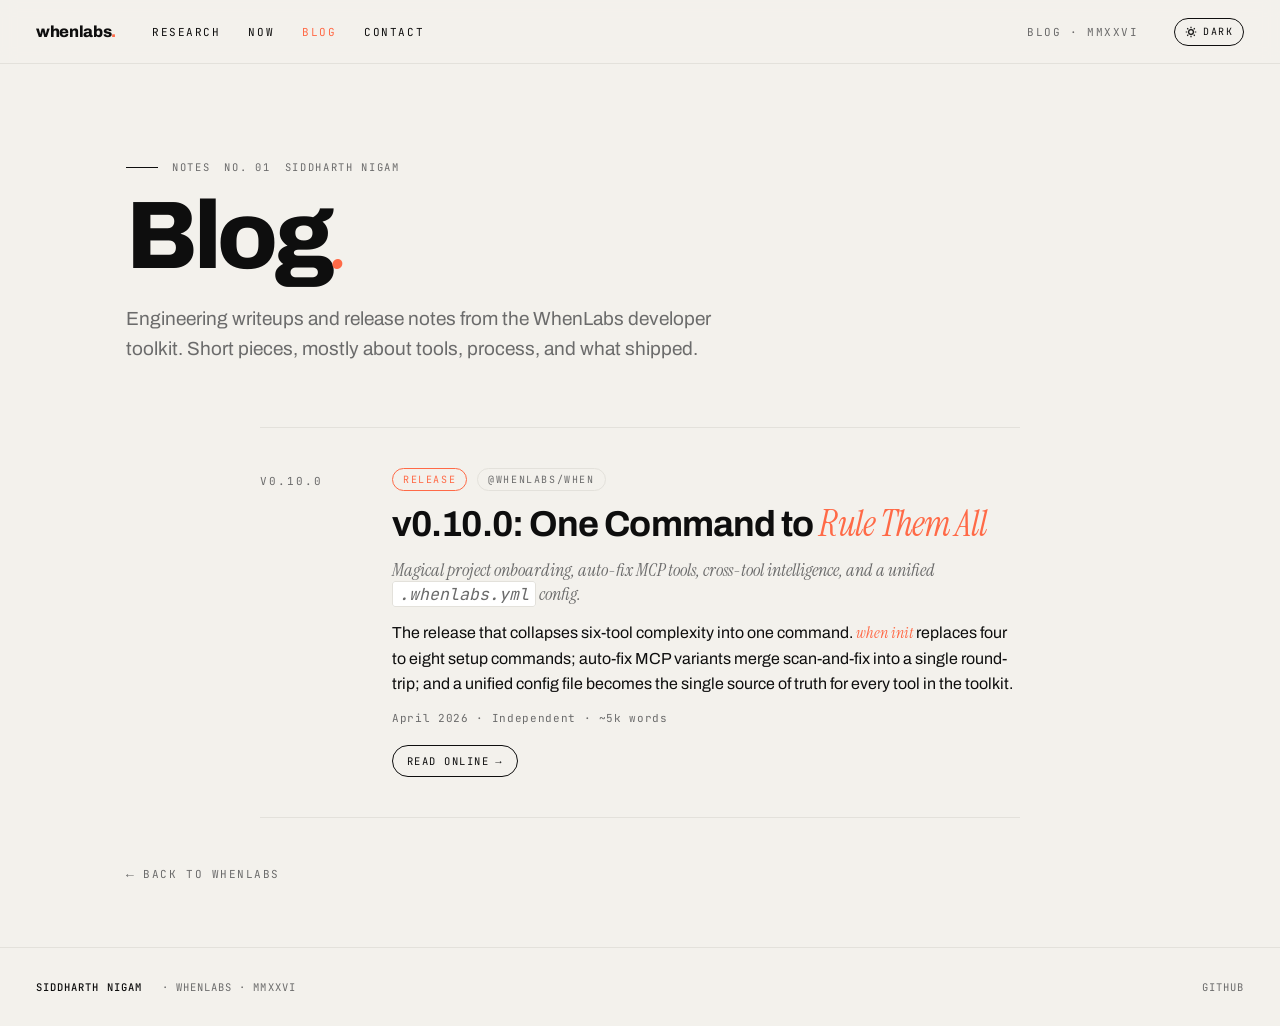
<file: blog/index.html>
<!DOCTYPE html>
<html lang="en">
<head>
<meta charset="UTF-8">
<meta name="viewport" content="width=device-width, initial-scale=1.0">
<title>Blog — WhenLabs</title>
<meta name="description" content="Notes and release writeups from WhenLabs.">
<link rel="preload" as="font" type="font/woff2" href="/assets/fonts/archivo-400.woff2" crossorigin>
<link rel="stylesheet" href="/assets/site.css">
<script>
(function(){
  try{
    if (localStorage.getItem('wl-theme') === 'dark') document.documentElement.setAttribute('data-theme','dark');
  }catch(e){}
})();
</script>
</head>
<body>
<a class="skip-link" href="#main">Skip to content</a>

<nav class="nav">
  <a class="mark" href="/">whenlabs<span class="d">.</span></a>
  <div class="links">
    <a href="/research/">Research</a>
    <a href="/index.html#now">Now</a>
    <a href="./" class="current">Blog</a>
    <a href="mailto:siddharth@whenlabs.org">Contact</a>
  </div>
  <span class="spacer"></span>
  <span class="meta">BLOG · MMXXVI</span>
  <button class="theme-toggle" id="theme-toggle" type="button" aria-label="Toggle dark mode">
    <svg class="icon" viewBox="0 0 16 16" fill="none" stroke="currentColor" stroke-width="1.6"><circle cx="8" cy="8" r="3.2"/><path d="M8 1v2M8 13v2M1 8h2M13 8h2M3 3l1.4 1.4M11.6 11.6L13 13M3 13l1.4-1.4M11.6 4.4L13 3"/></svg>
    <span id="theme-label">DARK</span>
  </button>
  <button class="nav-toggle" id="nav-toggle" type="button" aria-label="Open menu" aria-expanded="false" aria-controls="nav-drawer">
    <span class="bars" aria-hidden="true"><span></span><span></span><span></span></span>
  </button>
</nav>

<div class="nav-drawer" id="nav-drawer" role="dialog" aria-modal="true" aria-label="Site navigation" hidden>
  <div class="nav-drawer-panel">
    <div class="nav-drawer-head">
      <a class="mark" href="/">whenlabs<span class="d">.</span></a>
      <button class="nav-drawer-close" type="button" aria-label="Close menu">
        <svg viewBox="0 0 12 12" fill="none" stroke="currentColor" stroke-width="1.6" aria-hidden="true"><path d="M2 2 L10 10 M10 2 L2 10"/></svg>
      </button>
    </div>
    <nav class="nav-drawer-links" aria-label="Mobile primary">
      <a href="/index.html#workshop">Workshop</a>
      <a href="/research/">Research</a>
      <a href="/index.html#now">Now</a>
      <a href="/index.html#about">About</a>
      <a href="/blog/">Blog</a>
      <a href="/dashboard/">Dashboard</a>
      <a href="mailto:siddharth@whenlabs.org">Contact</a>
    </nav>
    <p class="nav-drawer-meta">whenlabs · open for collab</p>
  </div>
</div>

<main class="index" id="main">

  <header class="page-head">
    <div class="eyebrow">
      <span class="rule"></span>
      <span>Notes</span>
      <span>No. 01</span>
      <span>Siddharth Nigam</span>
    </div>
    <h1>Blog<em>.</em></h1>
    <p class="subtitle">
      Engineering writeups and release notes from the WhenLabs developer toolkit.
      Short pieces, mostly about tools, process, and what shipped.
    </p>
  </header>

  <section class="papers">

    <article class="paper">
      <div class="index">v0.10.0</div>
      <div class="body">
        <div class="kindrow">
          <span class="kind paper-tag">Release</span>
          <span class="kind series">@whenlabs/when</span>
        </div>
        <a class="title" href="v0.10.0.html">v0.10.0: One Command to <em>Rule Them All</em></a>
        <div class="series-line">
          Magical project onboarding, auto-fix MCP tools, cross-tool intelligence,
          and a unified <code>.whenlabs.yml</code> config.
        </div>
        <p class="excerpt">
          The release that collapses six-tool complexity into one command.
          <em>when init</em> replaces four to eight setup commands; auto-fix
          MCP variants merge scan-and-fix into a single round-trip; and a
          unified config file becomes the single source of truth for every
          tool in the toolkit.
        </p>
        <div class="meta">April 2026 · Independent · ~5k words</div>
        <div class="actions">
          <a href="v0.10.0.html">Read online <span class="arrow">→</span></a>
        </div>
      </div>
    </article>

  </section>

  <a class="backlink" href="/"><span class="arr">←</span> Back to whenlabs</a>

</main>

<footer>
  <div class="left">
    <span class="sig">Siddharth Nigam</span>
    <span>· WhenLabs · MMXXVI</span>
  </div>
  <div class="right">
    <a href="https://github.com/Caissaisdead">GitHub</a>
  </div>
</footer>

<script src="/assets/nav.js" defer></script>
</body>
</html>
</file>
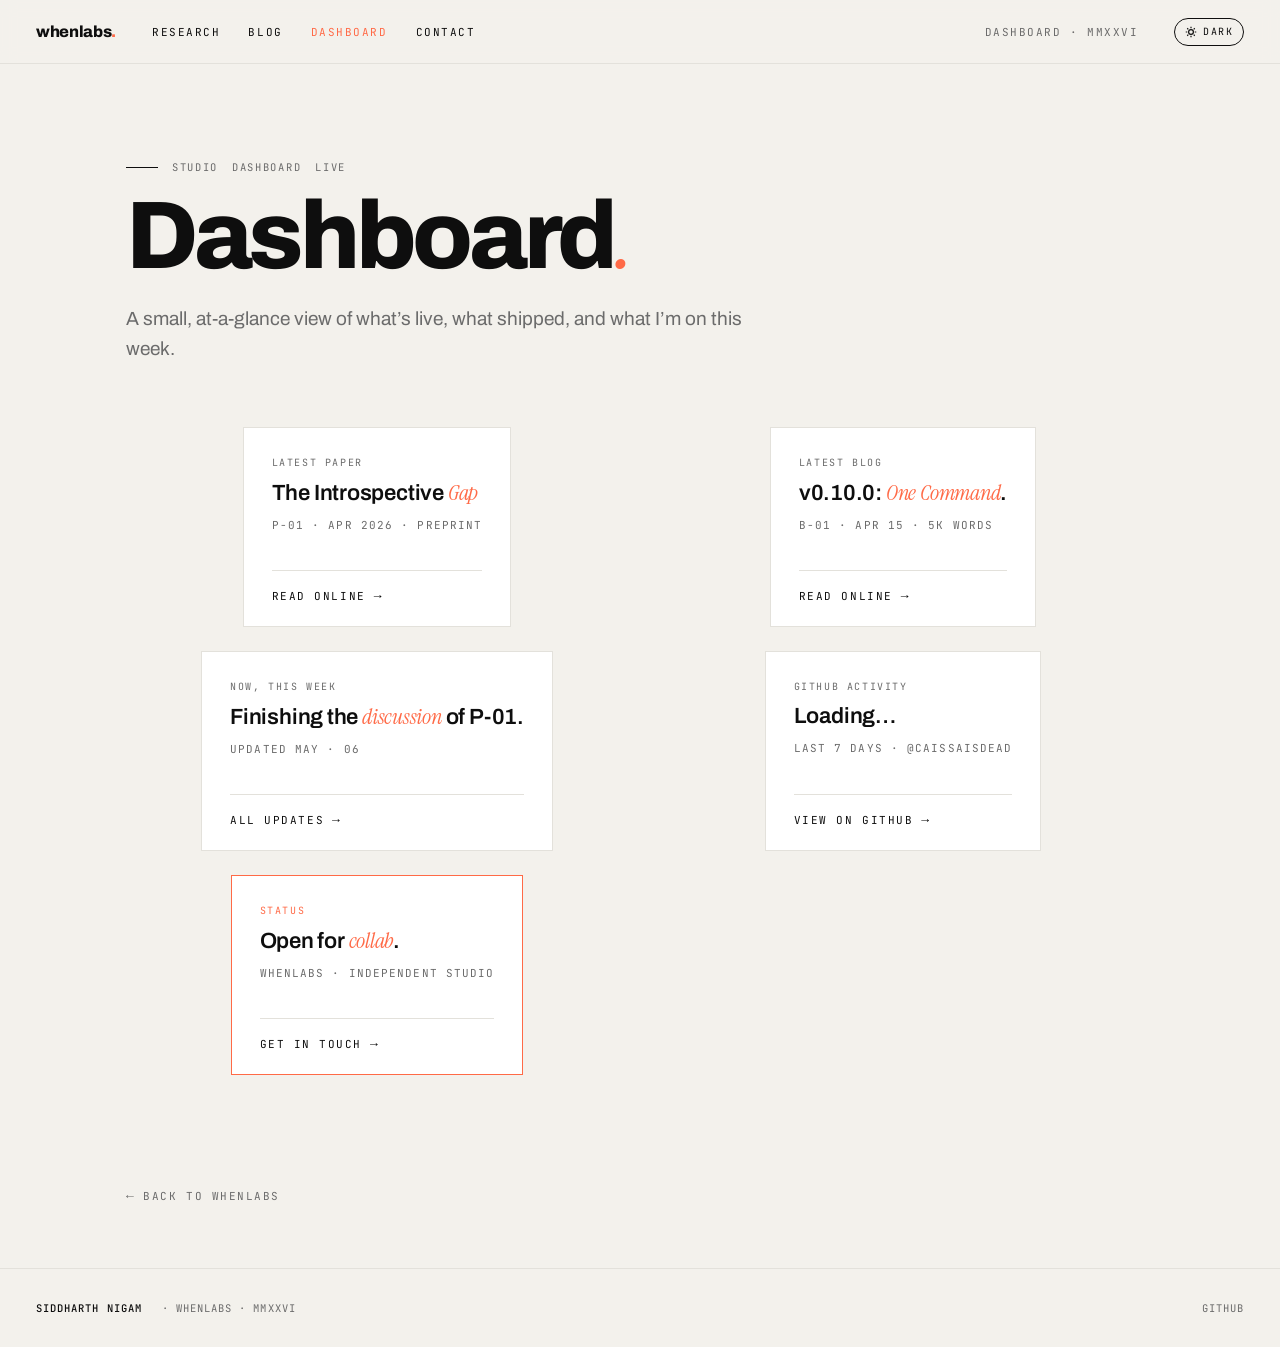
<file: dashboard/index.html>
<!DOCTYPE html>
<html lang="en">
<head>
<meta charset="UTF-8">
<meta name="viewport" content="width=device-width, initial-scale=1.0">
<title>Dashboard — WhenLabs</title>
<meta name="description" content="At-a-glance view of what's live, what shipped, and what's on this week at WhenLabs.">
<link rel="preload" as="font" type="font/woff2" href="/assets/fonts/archivo-400.woff2" crossorigin>
<link rel="stylesheet" href="/assets/site.css">
<script>
(function(){
  try{
    if (localStorage.getItem('wl-theme') === 'dark') document.documentElement.setAttribute('data-theme','dark');
  }catch(e){}
})();
</script>
</head>
<body>
<a class="skip-link" href="#main">Skip to content</a>

<nav class="nav">
  <a class="mark" href="/">whenlabs<span class="d">.</span></a>
  <div class="links">
    <a href="/research/">Research</a>
    <a href="/blog/">Blog</a>
    <a href="./" class="current">Dashboard</a>
    <a href="mailto:siddharth@whenlabs.org">Contact</a>
  </div>
  <span class="spacer"></span>
  <span class="meta">DASHBOARD · MMXXVI</span>
  <button class="theme-toggle" id="theme-toggle" type="button" aria-label="Toggle dark mode">
    <svg class="icon" viewBox="0 0 16 16" fill="none" stroke="currentColor" stroke-width="1.6"><circle cx="8" cy="8" r="3.2"/><path d="M8 1v2M8 13v2M1 8h2M13 8h2M3 3l1.4 1.4M11.6 11.6L13 13M3 13l1.4-1.4M11.6 4.4L13 3"/></svg>
    <span id="theme-label">DARK</span>
  </button>
  <button class="nav-toggle" id="nav-toggle" type="button" aria-label="Open menu" aria-expanded="false" aria-controls="nav-drawer">
    <span class="bars" aria-hidden="true"><span></span><span></span><span></span></span>
  </button>
</nav>

<div class="nav-drawer" id="nav-drawer" role="dialog" aria-modal="true" aria-label="Site navigation" hidden>
  <div class="nav-drawer-panel">
    <div class="nav-drawer-head">
      <a class="mark" href="/">whenlabs<span class="d">.</span></a>
      <button class="nav-drawer-close" type="button" aria-label="Close menu">
        <svg viewBox="0 0 12 12" fill="none" stroke="currentColor" stroke-width="1.6" aria-hidden="true"><path d="M2 2 L10 10 M10 2 L2 10"/></svg>
      </button>
    </div>
    <nav class="nav-drawer-links" aria-label="Mobile primary">
      <a href="/index.html#workshop">Workshop</a>
      <a href="/research/">Research</a>
      <a href="/index.html#now">Now</a>
      <a href="/index.html#about">About</a>
      <a href="/blog/">Blog</a>
      <a href="/dashboard/">Dashboard</a>
      <a href="mailto:siddharth@whenlabs.org">Contact</a>
    </nav>
    <p class="nav-drawer-meta">whenlabs · open for collab</p>
  </div>
</div>

<main class="index" id="main">

  <header class="page-head">
    <div class="eyebrow">
      <span class="rule"></span>
      <span>Studio</span>
      <span>Dashboard</span>
      <span>Live</span>
    </div>
    <h1>Dashboard<em>.</em></h1>
    <p class="subtitle">
      A small, at-a-glance view of what&rsquo;s live, what shipped, and
      what I&rsquo;m on this week.
    </p>
  </header>

  <section class="dashboard-grid">

    <article class="dashboard-card">
      <div class="card-label">Latest paper</div>
      <div class="card-value">The Introspective <em>Gap</em></div>
      <div class="card-meta">P-01 · APR 2026 · PREPRINT</div>
      <a class="card-link" href="/research/introspective-gap.html">Read online <span class="arr">→</span></a>
    </article>

    <article class="dashboard-card">
      <div class="card-label">Latest blog</div>
      <div class="card-value">v0.10.0: <em>One Command</em>.</div>
      <div class="card-meta">B-01 · APR 15 · 5K WORDS</div>
      <a class="card-link" href="/blog/v0.10.0.html">Read online <span class="arr">→</span></a>
    </article>

    <article class="dashboard-card">
      <div class="card-label">Now, this week</div>
      <div class="card-value">Finishing the <em>discussion</em> of P-01.</div>
      <div class="card-meta">UPDATED MAY · 06</div>
      <a class="card-link" href="/index.html#now">All updates <span class="arr">→</span></a>
    </article>

    <article class="dashboard-card">
      <div class="card-label">GitHub activity</div>
      <div class="card-value" id="gh-value">Loading&hellip;</div>
      <div class="card-meta" id="gh-meta">LAST 7 DAYS · @CAISSAISDEAD</div>
      <a class="card-link" href="https://github.com/Caissaisdead">View on GitHub <span class="arr">→</span></a>
    </article>

    <article class="dashboard-card open-for-collab">
      <div class="card-label">Status</div>
      <div class="card-value">Open for <em>collab</em>.</div>
      <div class="card-meta">WHENLABS · INDEPENDENT STUDIO</div>
      <a class="card-link" href="mailto:siddharth@whenlabs.org">Get in touch <span class="arr">→</span></a>
    </article>

  </section>

  <a class="backlink" href="/"><span class="arr">←</span> Back to whenlabs</a>

</main>

<footer>
  <div class="left">
    <span class="sig">Siddharth Nigam</span>
    <span>· WhenLabs · MMXXVI</span>
  </div>
  <div class="right">
    <a href="https://github.com/Caissaisdead">GitHub</a>
  </div>
</footer>

<script src="/assets/dashboard.js" defer></script>
<script src="/assets/nav.js" defer></script>
</body>
</html>
</file>
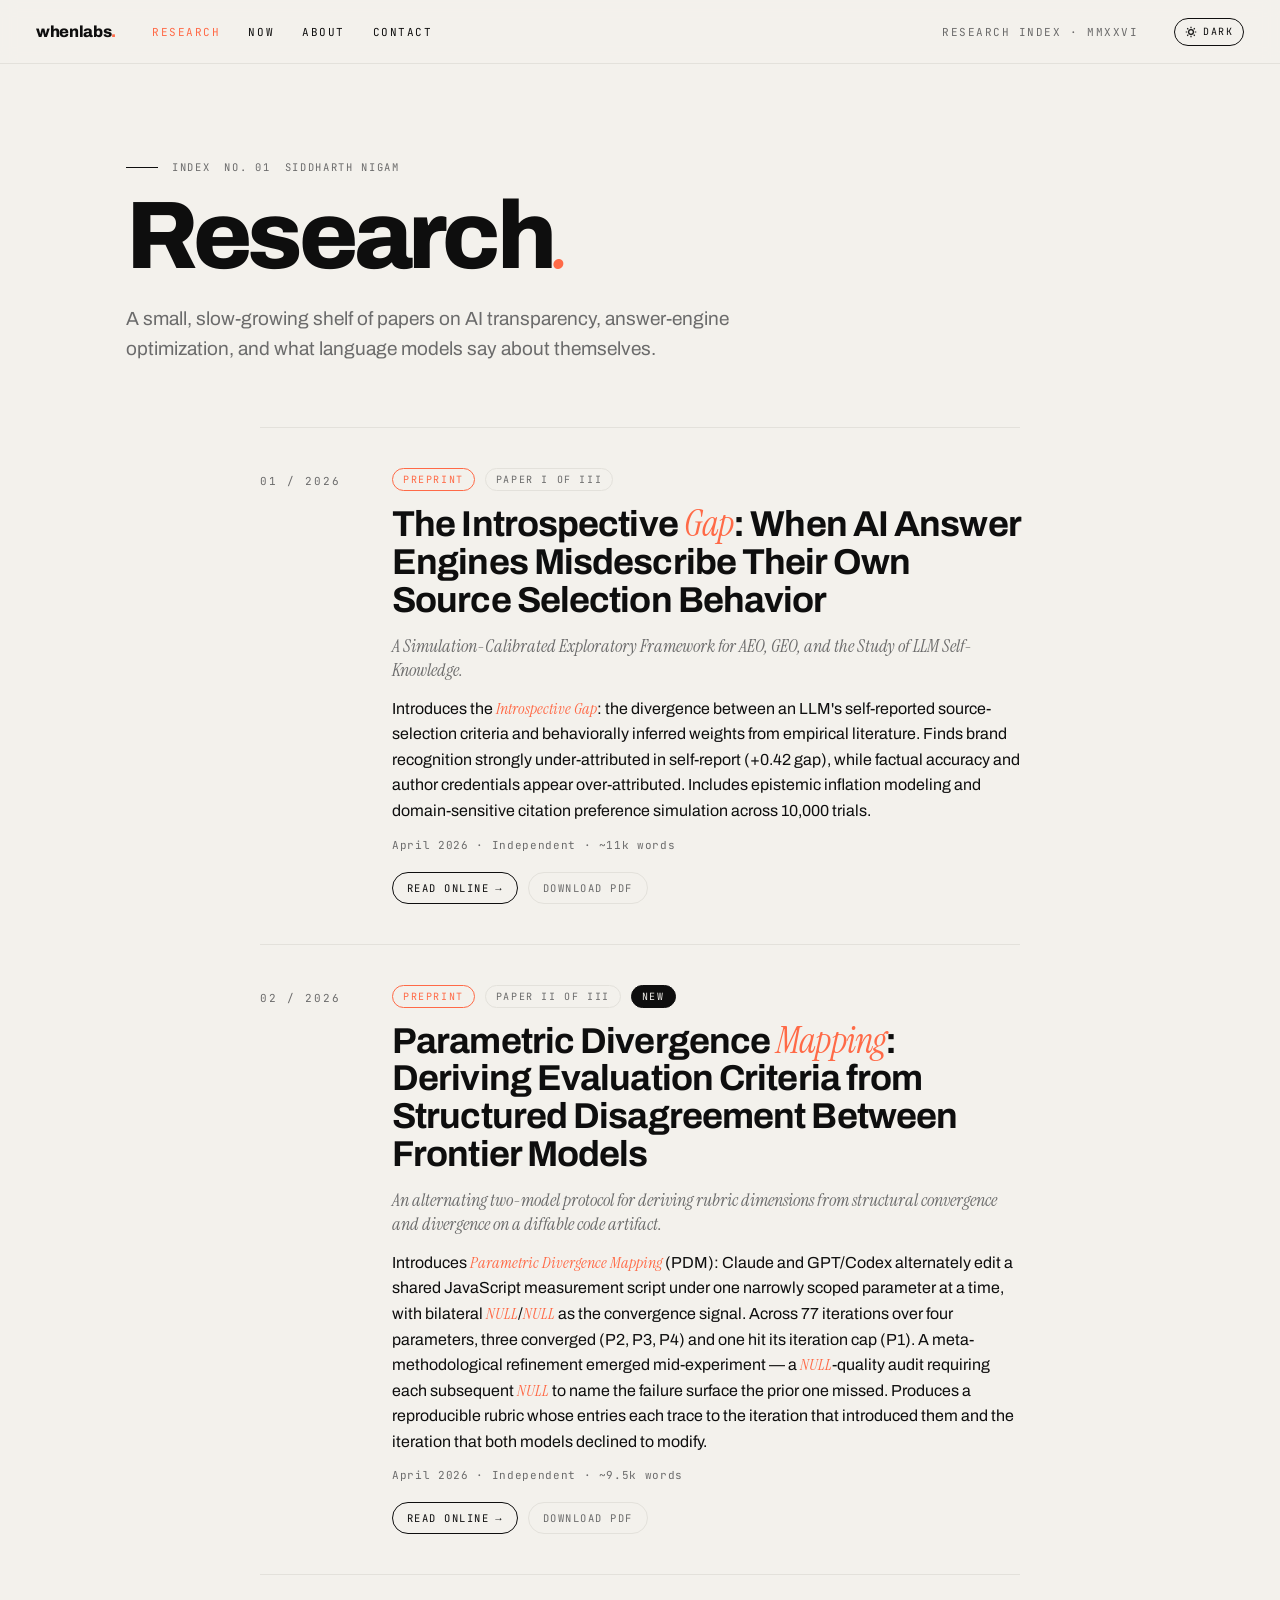
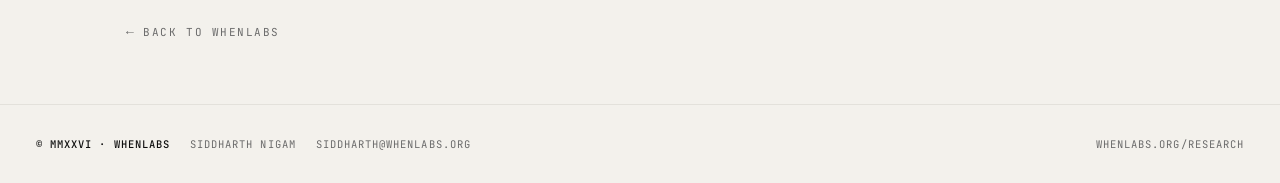
<file: research/index.html>
<!DOCTYPE html>
<html lang="en">
<head>
<meta charset="UTF-8">
<meta name="viewport" content="width=device-width, initial-scale=1.0">
<title>Research — WhenLabs</title>
<meta name="description" content="Papers by Siddharth Nigam on AI transparency, answer engine optimization, and LLM self-knowledge.">
<link rel="preload" as="font" type="font/woff2" href="/assets/fonts/archivo-400.woff2" crossorigin>
<link rel="stylesheet" href="/assets/site.css">
<script>
(function(){
  try{
    if (localStorage.getItem('wl-theme') === 'dark') document.documentElement.setAttribute('data-theme','dark');
  }catch(e){}
})();
</script>
</head>
<body>
<a class="skip-link" href="#main">Skip to content</a>

<nav class="nav">
  <a class="mark" href="../index.html">whenlabs<span class="d">.</span></a>
  <div class="links">
    <a href="./" class="current">Research</a>
    <a href="../index.html#now">Now</a>
    <a href="../index.html#about">About</a>
    <a href="mailto:siddharth@whenlabs.org">Contact</a>
  </div>
  <span class="spacer"></span>
  <span class="meta">RESEARCH INDEX · MMXXVI</span>
  <button class="theme-toggle" id="theme-toggle" type="button" aria-label="Toggle dark mode">
    <svg class="icon" viewBox="0 0 16 16" fill="none" stroke="currentColor" stroke-width="1.6"><circle cx="8" cy="8" r="3.2"/><path d="M8 1v2M8 13v2M1 8h2M13 8h2M3 3l1.4 1.4M11.6 11.6L13 13M3 13l1.4-1.4M11.6 4.4L13 3"/></svg>
    <span id="theme-label">DARK</span>
  </button>
  <button class="nav-toggle" id="nav-toggle" type="button" aria-label="Open menu" aria-expanded="false" aria-controls="nav-drawer">
    <span class="bars" aria-hidden="true"><span></span><span></span><span></span></span>
  </button>
</nav>

<div class="nav-drawer" id="nav-drawer" role="dialog" aria-modal="true" aria-label="Site navigation" hidden>
  <div class="nav-drawer-panel">
    <div class="nav-drawer-head">
      <a class="mark" href="/">whenlabs<span class="d">.</span></a>
      <button class="nav-drawer-close" type="button" aria-label="Close menu">
        <svg viewBox="0 0 12 12" fill="none" stroke="currentColor" stroke-width="1.6" aria-hidden="true"><path d="M2 2 L10 10 M10 2 L2 10"/></svg>
      </button>
    </div>
    <nav class="nav-drawer-links" aria-label="Mobile primary">
      <a href="/index.html#workshop">Workshop</a>
      <a href="/research/">Research</a>
      <a href="/index.html#now">Now</a>
      <a href="/index.html#about">About</a>
      <a href="/blog/">Blog</a>
      <a href="/dashboard/">Dashboard</a>
      <a href="mailto:siddharth@whenlabs.org">Contact</a>
    </nav>
    <p class="nav-drawer-meta">whenlabs · open for collab</p>
  </div>
</div>

<main class="index" id="main">

  <header class="page-head">
    <div class="eyebrow">
      <span class="rule"></span>
      <span>Index</span>
      <span>No. 01</span>
      <span>Siddharth Nigam</span>
    </div>
    <h1>Research<em>.</em></h1>
    <p class="subtitle">
      A small, slow-growing shelf of papers on AI transparency, answer-engine
      optimization, and what language models say about themselves.
    </p>
  </header>

  <section class="papers">

    <article class="paper">
      <div class="index">01 / 2026</div>
      <div class="body">
        <div class="kindrow">
          <span class="kind paper-tag">Preprint</span>
          <span class="kind series">Paper I of III</span>
        </div>
        <a class="title" href="introspective-gap.html">The Introspective <em>Gap</em>: When AI Answer Engines Misdescribe Their Own Source Selection Behavior</a>
        <div class="series-line">
          A Simulation-Calibrated Exploratory Framework for AEO, GEO, and the
          Study of LLM Self-Knowledge.
        </div>
        <p class="excerpt">
          Introduces the <em>Introspective Gap</em>: the divergence between
          an LLM's self-reported source-selection criteria and behaviorally
          inferred weights from empirical literature. Finds brand recognition
          strongly under-attributed in self-report (+0.42 gap), while factual
          accuracy and author credentials appear over-attributed. Includes
          epistemic inflation modeling and domain-sensitive citation
          preference simulation across 10,000 trials.
        </p>
        <div class="meta">April 2026 · Independent · ~11k words</div>
        <div class="actions">
          <a href="introspective-gap.html">Read online <span class="arrow">→</span></a>
          <a href="introspective_gap.pdf" class="secondary" download>Download PDF</a>
        </div>
      </div>
    </article>

    <article class="paper">
      <div class="index">02 / 2026</div>
      <div class="body">
        <div class="kindrow">
          <span class="kind paper-tag">Preprint</span>
          <span class="kind series">Paper II of III</span>
          <span class="kind status">New</span>
        </div>
        <a class="title" href="parametric-divergence-mapping.html">Parametric Divergence <em>Mapping</em>: Deriving Evaluation Criteria from Structured Disagreement Between Frontier Models</a>
        <div class="series-line">
          An alternating two-model protocol for deriving rubric dimensions
          from structural convergence and divergence on a diffable code artifact.
        </div>
        <p class="excerpt">
          Introduces <em>Parametric Divergence Mapping</em> (PDM): Claude
          and GPT/Codex alternately edit a shared JavaScript measurement script
          under one narrowly scoped parameter at a time, with bilateral
          <em>NULL</em>/<em>NULL</em> as the convergence signal. Across
          77 iterations over four parameters, three converged (P2, P3, P4)
          and one hit its iteration cap (P1). A meta-methodological refinement
          emerged mid-experiment — a <em>NULL</em>-quality audit requiring
          each subsequent <em>NULL</em> to name the failure surface the prior
          one missed. Produces a reproducible rubric whose entries each trace
          to the iteration that introduced them and the iteration that both
          models declined to modify.
        </p>
        <div class="meta">April 2026 · Independent · ~9.5k words</div>
        <div class="actions">
          <a href="parametric-divergence-mapping.html">Read online <span class="arrow">→</span></a>
          <a href="parametric-divergence-mapping.pdf" class="secondary" download>Download PDF</a>
        </div>
      </div>
    </article>

  </section>

  <a class="backlink" href="../"><span class="arr">←</span> Back to whenlabs</a>

</main>

<footer>
  <div class="left">
    <span class="sig">© MMXXVI · WhenLabs</span>
    <a href="https://github.com/Caissaisdead">Siddharth Nigam</a>
    <a href="mailto:siddharth@whenlabs.org">siddharth@whenlabs.org</a>
  </div>
  <div>whenlabs.org/research</div>
</footer>

<script>
(function(){
  const btn = document.getElementById('theme-toggle');
  const lbl = document.getElementById('theme-label');
  const setLabel = () => {
    const dark = document.documentElement.getAttribute('data-theme') === 'dark';
    if (lbl) lbl.textContent = dark ? 'LIGHT' : 'DARK';
  };
  setLabel();
  if (btn) btn.addEventListener('click', () => {
    const dark = document.documentElement.getAttribute('data-theme') === 'dark';
    if (dark) { document.documentElement.removeAttribute('data-theme'); localStorage.setItem('wl-theme', 'light'); }
    else { document.documentElement.setAttribute('data-theme', 'dark'); localStorage.setItem('wl-theme', 'dark'); }
    setLabel();
  });
})();
</script>

<script src="/assets/nav.js" defer></script>
</body>
</html>
</file>
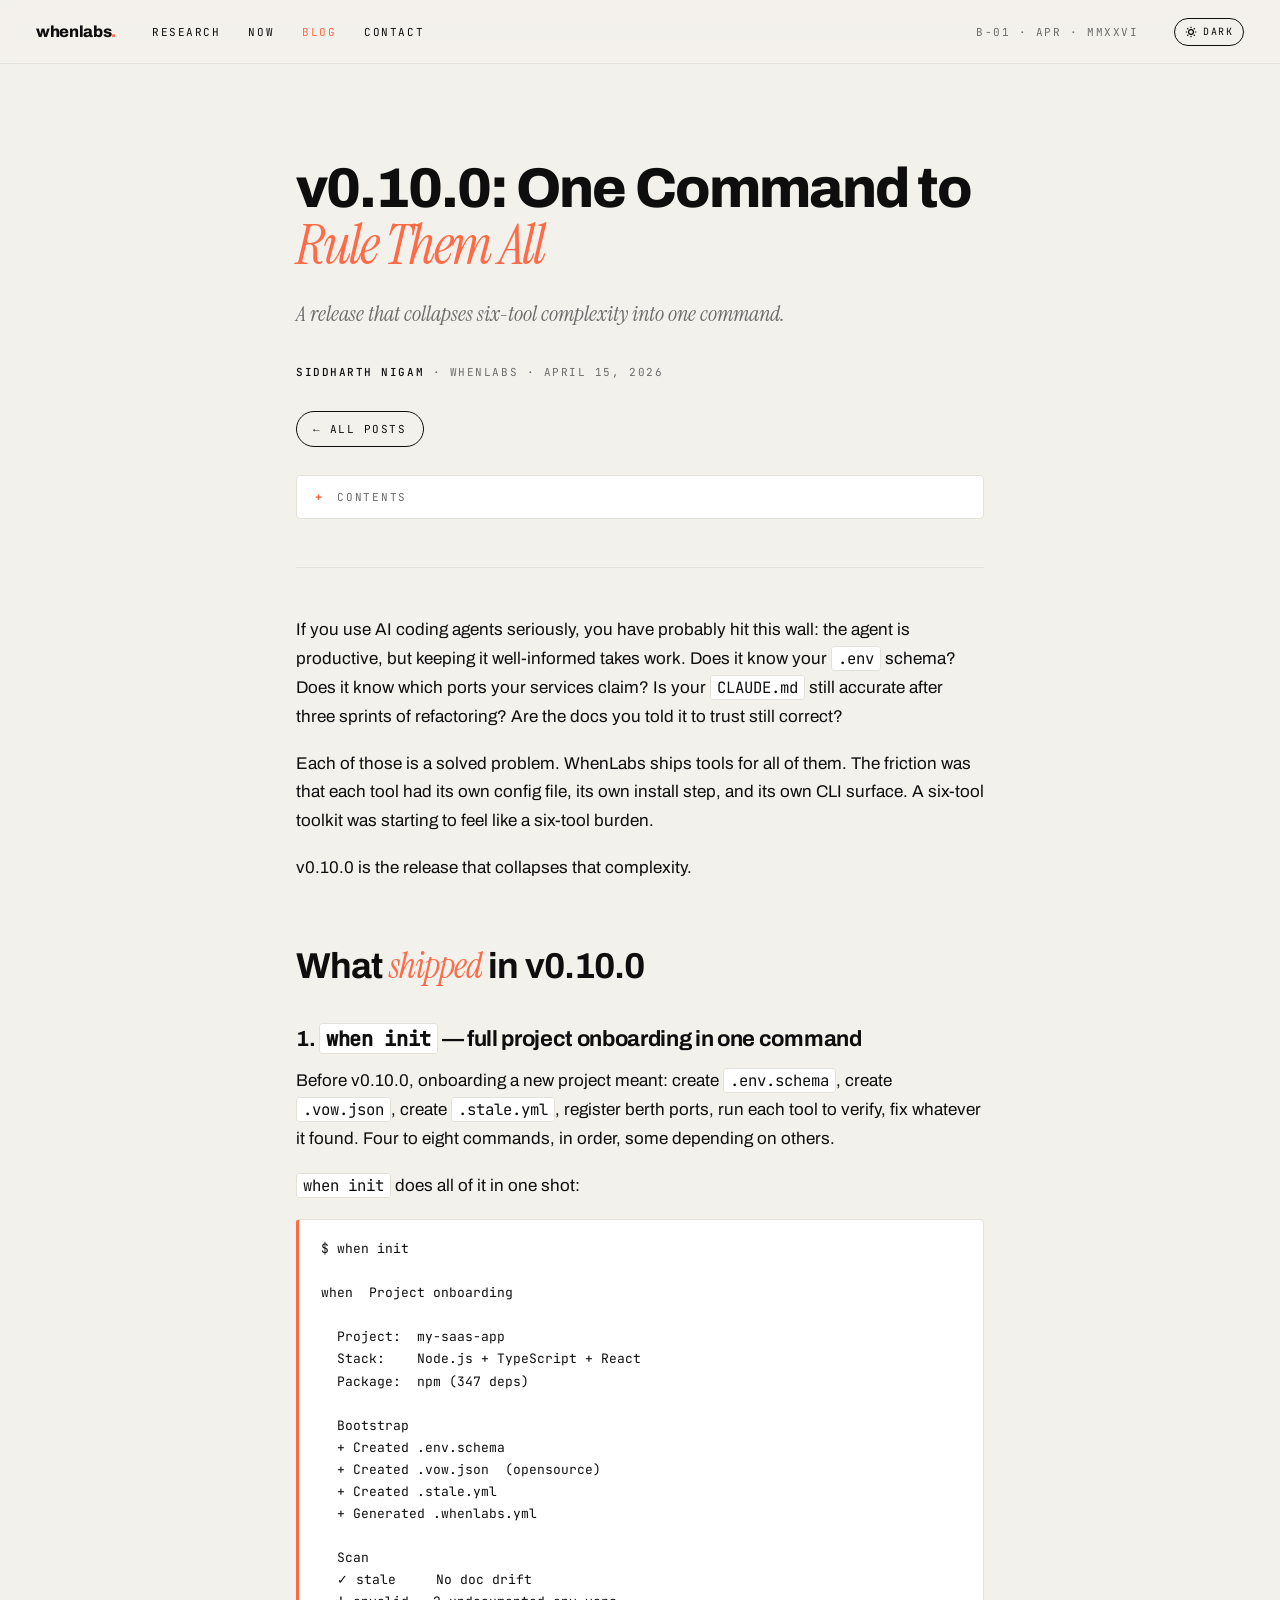
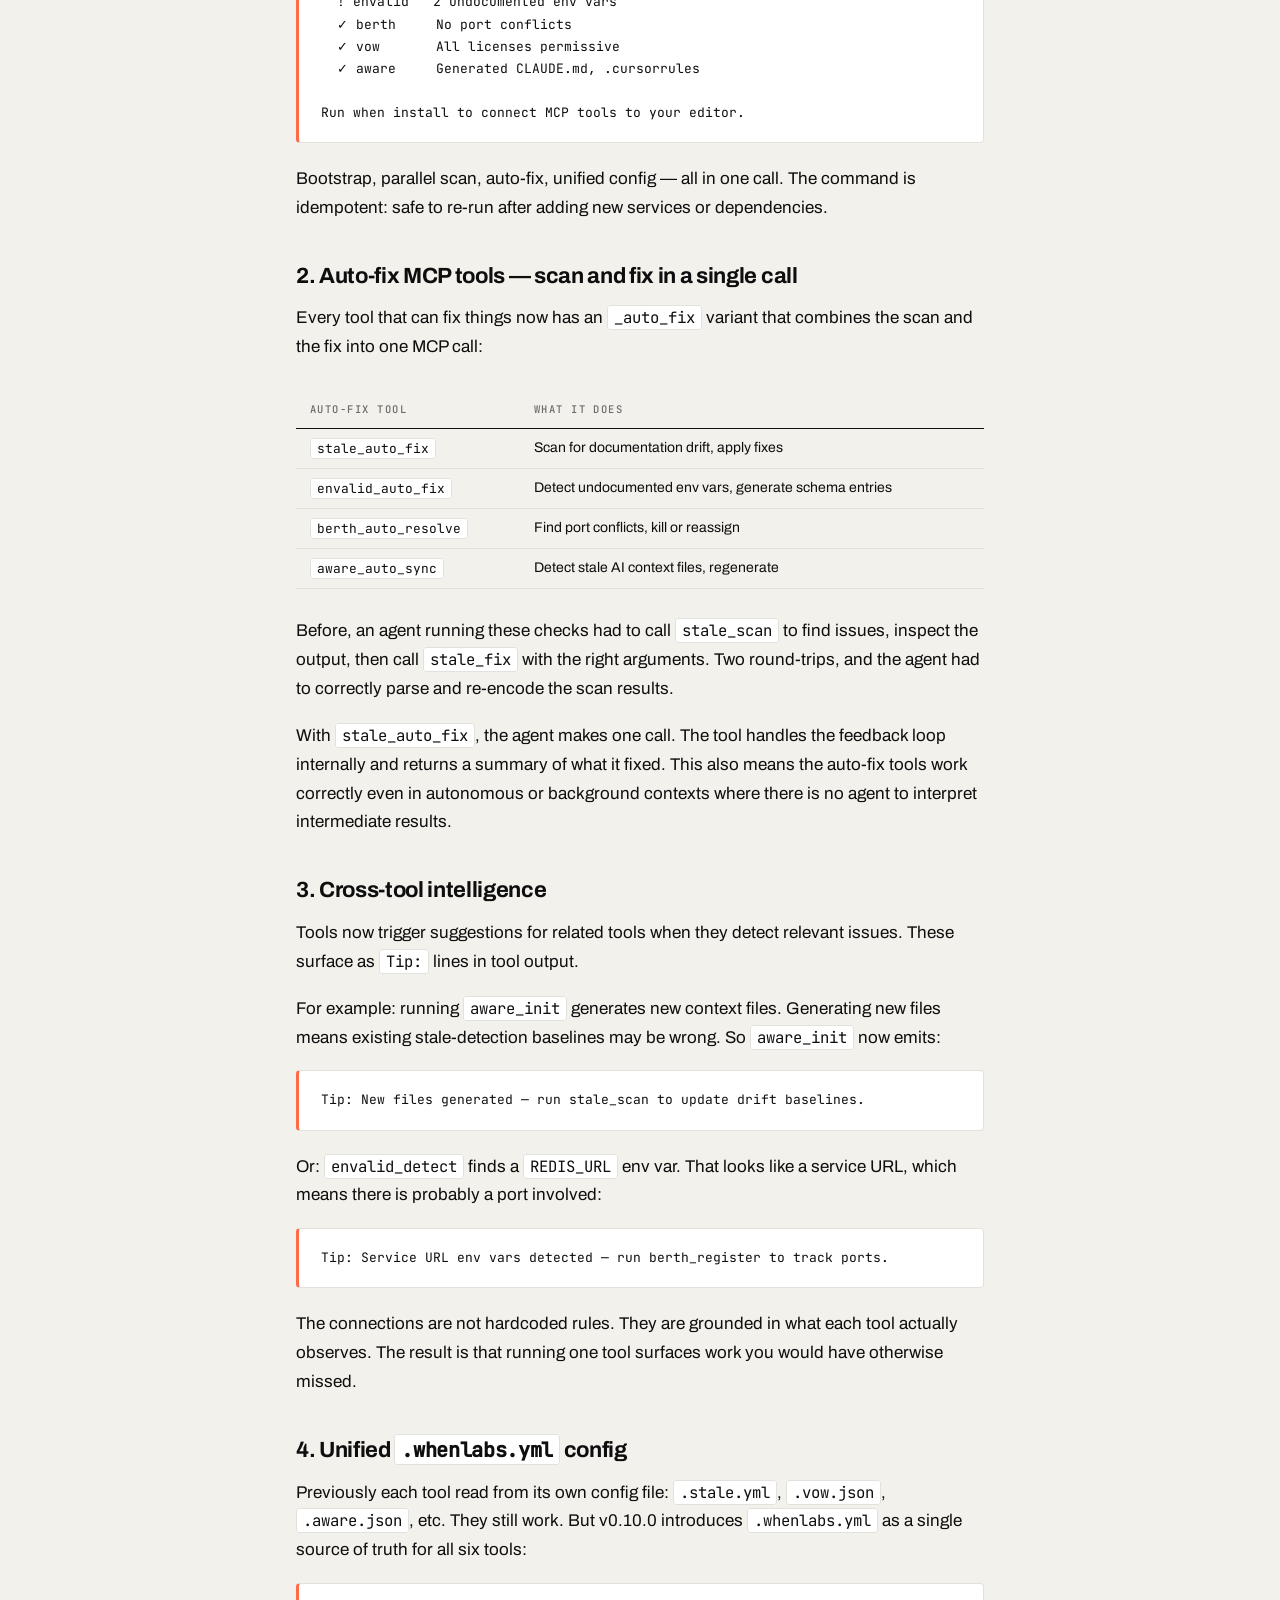
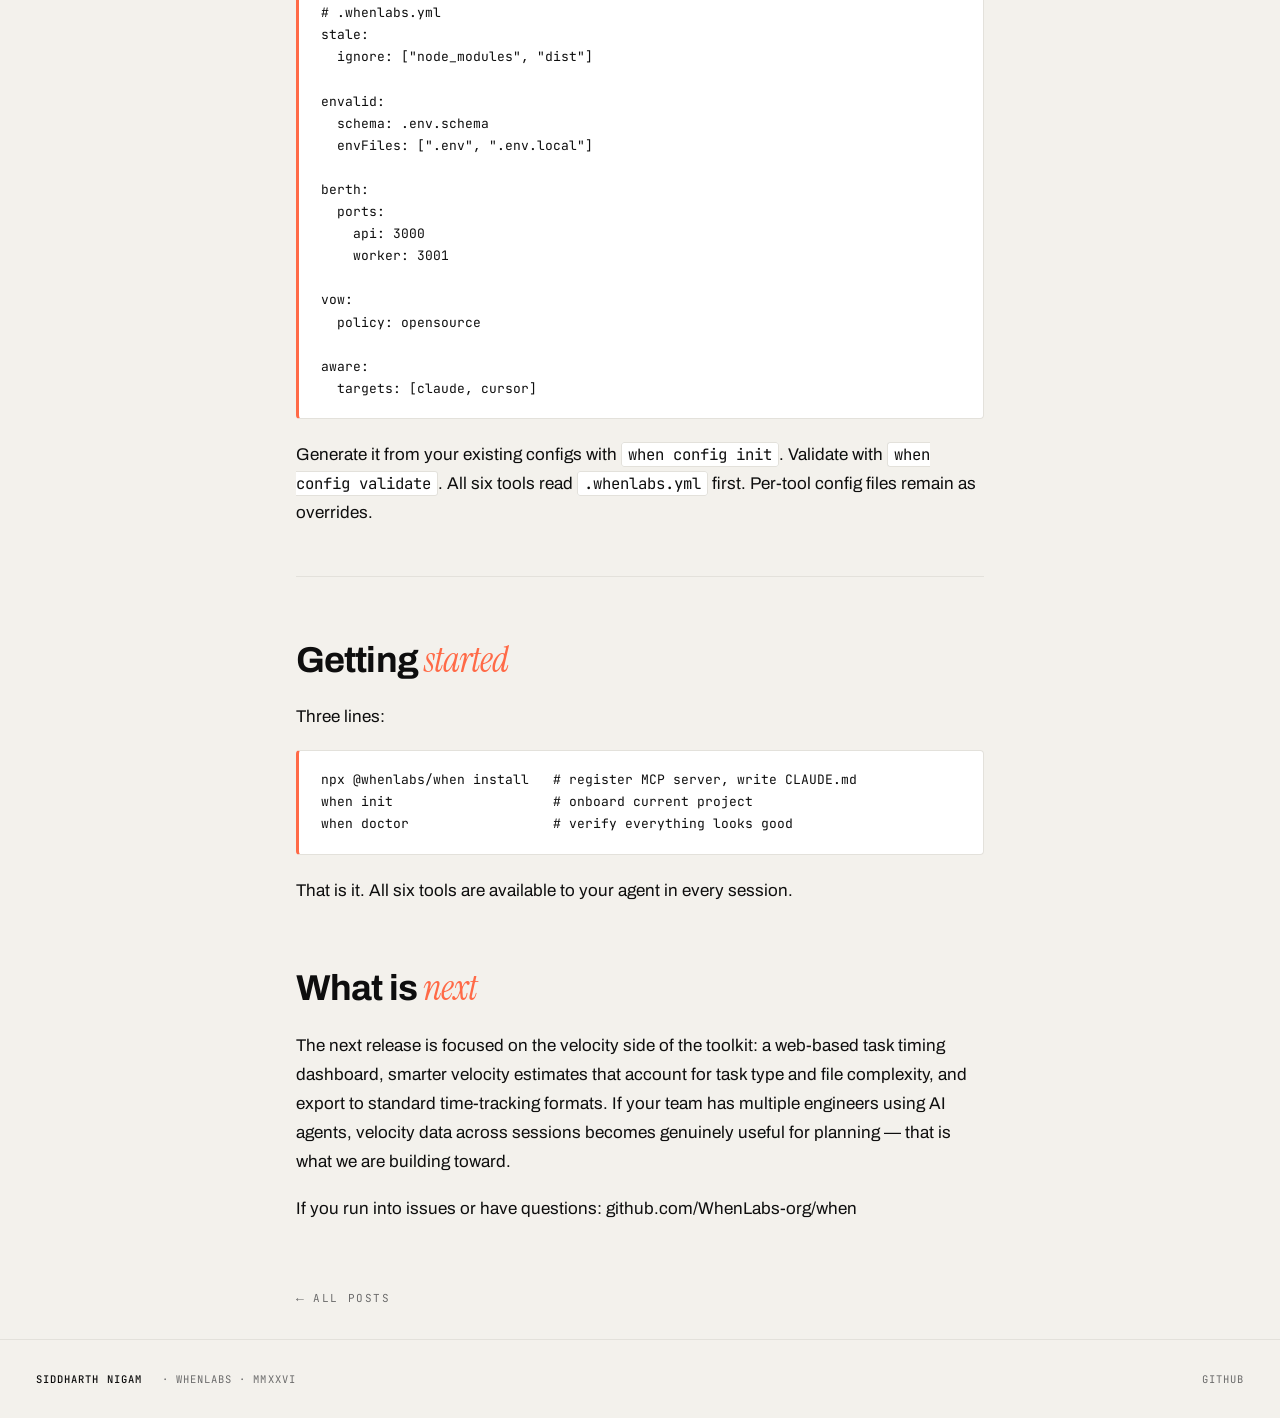
<file: blog/v0.10.0.html>
<!DOCTYPE html>
<html lang="en">
<head>
<meta charset="UTF-8">
<meta name="viewport" content="width=device-width, initial-scale=1.0">
<title>v0.10.0: One Command to Rule Them All — WhenLabs</title>
<meta name="description" content="WhenLabs v0.10.0 ships magical project onboarding, auto-fix MCP tools, cross-tool intelligence, and unified config.">
<meta name="author" content="Siddharth Nigam">
<link rel="preload" as="font" type="font/woff2" href="/assets/fonts/archivo-400.woff2" crossorigin>
<link rel="stylesheet" href="/assets/site.css">
<script>
(function(){
  try{
    if (localStorage.getItem('wl-theme') === 'dark') document.documentElement.setAttribute('data-theme','dark');
  }catch(e){}
})();
</script>
</head>
<body>
<a class="skip-link" href="#main">Skip to content</a>

<nav class="nav">
  <a class="mark" href="/">whenlabs<span class="d">.</span></a>
  <div class="links">
    <a href="/research/">Research</a>
    <a href="/index.html#now">Now</a>
    <a href="../" class="current">Blog</a>
    <a href="mailto:siddharth@whenlabs.org">Contact</a>
  </div>
  <span class="spacer"></span>
  <span class="meta">B-01 · APR · MMXXVI</span>
  <button class="theme-toggle" id="theme-toggle" type="button" aria-label="Toggle dark mode">
    <svg class="icon" viewBox="0 0 16 16" fill="none" stroke="currentColor" stroke-width="1.6"><circle cx="8" cy="8" r="3.2"/><path d="M8 1v2M8 13v2M1 8h2M13 8h2M3 3l1.4 1.4M11.6 11.6L13 13M3 13l1.4-1.4M11.6 4.4L13 3"/></svg>
    <span id="theme-label">DARK</span>
  </button>
  <button class="nav-toggle" id="nav-toggle" type="button" aria-label="Open menu" aria-expanded="false" aria-controls="nav-drawer">
    <span class="bars" aria-hidden="true"><span></span><span></span><span></span></span>
  </button>
</nav>

<div class="nav-drawer" id="nav-drawer" role="dialog" aria-modal="true" aria-label="Site navigation" hidden>
  <div class="nav-drawer-panel">
    <div class="nav-drawer-head">
      <a class="mark" href="/">whenlabs<span class="d">.</span></a>
      <button class="nav-drawer-close" type="button" aria-label="Close menu">
        <svg viewBox="0 0 12 12" fill="none" stroke="currentColor" stroke-width="1.6" aria-hidden="true"><path d="M2 2 L10 10 M10 2 L2 10"/></svg>
      </button>
    </div>
    <nav class="nav-drawer-links" aria-label="Mobile primary">
      <a href="/index.html#workshop">Workshop</a>
      <a href="/research/">Research</a>
      <a href="/index.html#now">Now</a>
      <a href="/index.html#about">About</a>
      <a href="/blog/">Blog</a>
      <a href="/dashboard/">Dashboard</a>
      <a href="mailto:siddharth@whenlabs.org">Contact</a>
    </nav>
    <p class="nav-drawer-meta">whenlabs · open for collab</p>
  </div>
</div>

<article id="main">

<h1 class="paper-title">v0.10.0: One Command to <em>Rule Them All</em></h1>
<div class="paper-subtitle">A release that collapses six-tool complexity into one command.</div>
<div class="paper-meta"><strong>Siddharth Nigam</strong> · WhenLabs · April 15, 2026</div>

<div class="paper-actions">
  <a href="../">← All posts</a>
</div>

<hr class="paper-rule">

<p>If you use AI coding agents seriously, you have probably hit this wall: the agent is productive, but keeping it well-informed takes work. Does it know your <code>.env</code> schema? Does it know which ports your services claim? Is your <code>CLAUDE.md</code> still accurate after three sprints of refactoring? Are the docs you told it to trust still correct?</p>

<p>Each of those is a solved problem. WhenLabs ships tools for all of them. The friction was that each tool had its own config file, its own install step, and its own CLI surface. A six-tool toolkit was starting to feel like a six-tool burden.</p>

<p>v0.10.0 is the release that collapses that complexity.</p>

<h2 class="section-heading">What <em>shipped</em> in v0.10.0</h2>

<h3 class="subsection-heading">1. <code>when init</code> — full project onboarding in one command</h3>

<p>Before v0.10.0, onboarding a new project meant: create <code>.env.schema</code>, create <code>.vow.json</code>, create <code>.stale.yml</code>, register berth ports, run each tool to verify, fix whatever it found. Four to eight commands, in order, some depending on others.</p>

<p><code>when init</code> does all of it in one shot:</p>

<pre><code>$ when init

when  Project onboarding

  Project:  my-saas-app
  Stack:    Node.js + TypeScript + React
  Package:  npm (347 deps)

  Bootstrap
  + Created .env.schema
  + Created .vow.json  (opensource)
  + Created .stale.yml
  + Generated .whenlabs.yml

  Scan
  &#10003; stale     No doc drift
  ! envalid   2 undocumented env vars
  &#10003; berth     No port conflicts
  &#10003; vow       All licenses permissive
  &#10003; aware     Generated CLAUDE.md, .cursorrules

Run when install to connect MCP tools to your editor.</code></pre>

<p>Bootstrap, parallel scan, auto-fix, unified config — all in one call. The command is idempotent: safe to re-run after adding new services or dependencies.</p>

<h3 class="subsection-heading">2. Auto-fix MCP tools — scan and fix in a single call</h3>

<p>Every tool that can fix things now has an <code>_auto_fix</code> variant that combines the scan and the fix into one MCP call:</p>

<div class="table-wrapper">
<table>
<thead>
<tr><th>Auto-fix tool</th><th>What it does</th></tr>
</thead>
<tbody>
<tr><td><code>stale_auto_fix</code></td><td>Scan for documentation drift, apply fixes</td></tr>
<tr><td><code>envalid_auto_fix</code></td><td>Detect undocumented env vars, generate schema entries</td></tr>
<tr><td><code>berth_auto_resolve</code></td><td>Find port conflicts, kill or reassign</td></tr>
<tr><td><code>aware_auto_sync</code></td><td>Detect stale AI context files, regenerate</td></tr>
</tbody>
</table>
</div>

<p>Before, an agent running these checks had to call <code>stale_scan</code> to find issues, inspect the output, then call <code>stale_fix</code> with the right arguments. Two round-trips, and the agent had to correctly parse and re-encode the scan results.</p>

<p>With <code>stale_auto_fix</code>, the agent makes one call. The tool handles the feedback loop internally and returns a summary of what it fixed. This also means the auto-fix tools work correctly even in autonomous or background contexts where there is no agent to interpret intermediate results.</p>

<h3 class="subsection-heading">3. Cross-tool intelligence</h3>

<p>Tools now trigger suggestions for related tools when they detect relevant issues. These surface as <code>Tip:</code> lines in tool output.</p>

<p>For example: running <code>aware_init</code> generates new context files. Generating new files means existing stale-detection baselines may be wrong. So <code>aware_init</code> now emits:</p>

<pre><code>Tip: New files generated — run stale_scan to update drift baselines.</code></pre>

<p>Or: <code>envalid_detect</code> finds a <code>REDIS_URL</code> env var. That looks like a service URL, which means there is probably a port involved:</p>

<pre><code>Tip: Service URL env vars detected — run berth_register to track ports.</code></pre>

<p>The connections are not hardcoded rules. They are grounded in what each tool actually observes. The result is that running one tool surfaces work you would have otherwise missed.</p>

<h3 class="subsection-heading">4. Unified <code>.whenlabs.yml</code> config</h3>

<p>Previously each tool read from its own config file: <code>.stale.yml</code>, <code>.vow.json</code>, <code>.aware.json</code>, etc. They still work. But v0.10.0 introduces <code>.whenlabs.yml</code> as a single source of truth for all six tools:</p>

<pre><code># .whenlabs.yml
stale:
  ignore: ["node_modules", "dist"]

envalid:
  schema: .env.schema
  envFiles: [".env", ".env.local"]

berth:
  ports:
    api: 3000
    worker: 3001

vow:
  policy: opensource

aware:
  targets: [claude, cursor]</code></pre>

<p>Generate it from your existing configs with <code>when config init</code>. Validate with <code>when config validate</code>. All six tools read <code>.whenlabs.yml</code> first. Per-tool config files remain as overrides.</p>

<hr class="paper-rule">

<h2 class="section-heading">Getting <em>started</em></h2>

<p>Three lines:</p>

<pre><code>npx @whenlabs/when install   # register MCP server, write CLAUDE.md
when init                    # onboard current project
when doctor                  # verify everything looks good</code></pre>

<p>That is it. All six tools are available to your agent in every session.</p>

<h2 class="section-heading">What is <em>next</em></h2>

<p>The next release is focused on the velocity side of the toolkit: a web-based task timing dashboard, smarter velocity estimates that account for task type and file complexity, and export to standard time-tracking formats. If your team has multiple engineers using AI agents, velocity data across sessions becomes genuinely useful for planning — that is what we are building toward.</p>

<p>If you run into issues or have questions: <a href="https://github.com/WhenLabs-org/when">github.com/WhenLabs-org/when</a></p>

<a class="backlink" href="../"><span class="arr">←</span> All posts</a>

</article>

<footer>
  <div class="left">
    <span class="sig">Siddharth Nigam</span>
    <span>· WhenLabs · MMXXVI</span>
  </div>
  <div class="right">
    <a href="https://github.com/Caissaisdead">GitHub</a>
  </div>
</footer>

<script src="/assets/article.js" defer></script>
<script src="/assets/nav.js" defer></script>
</body>
</html>
</file>
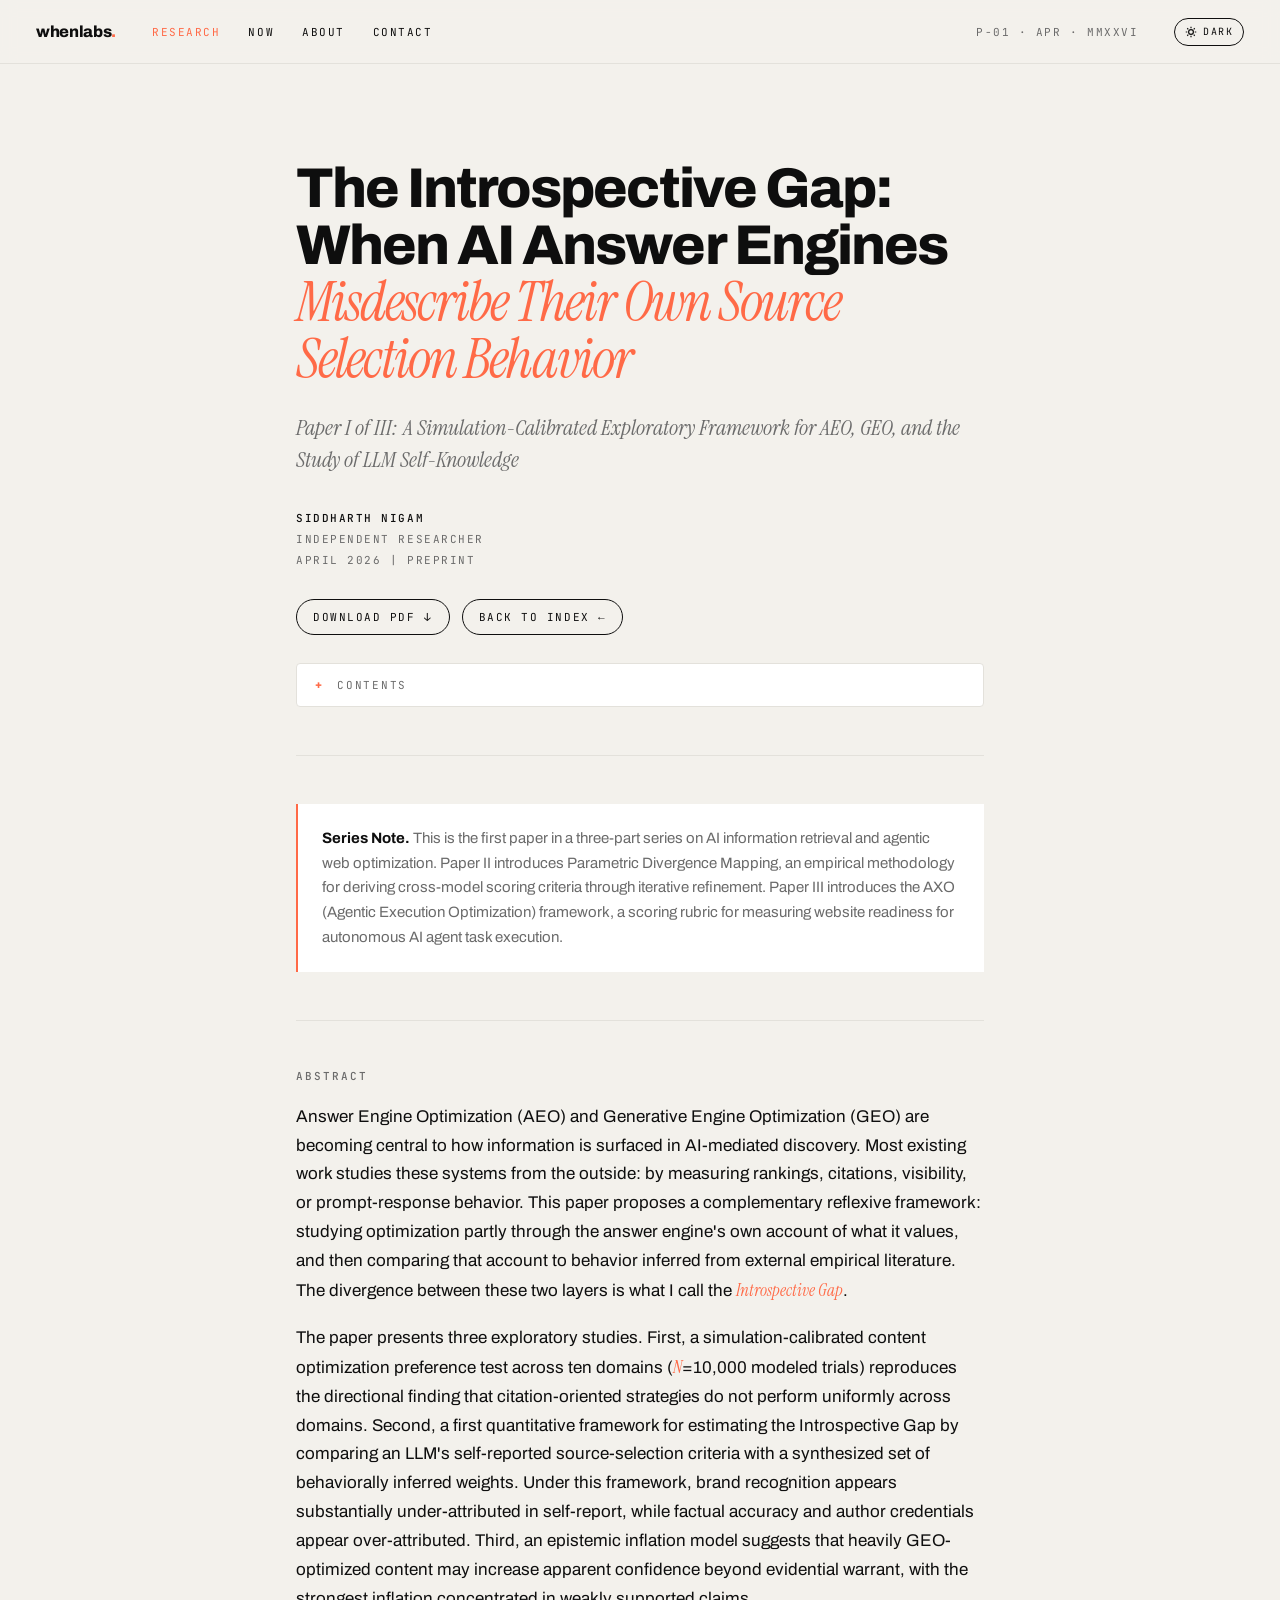
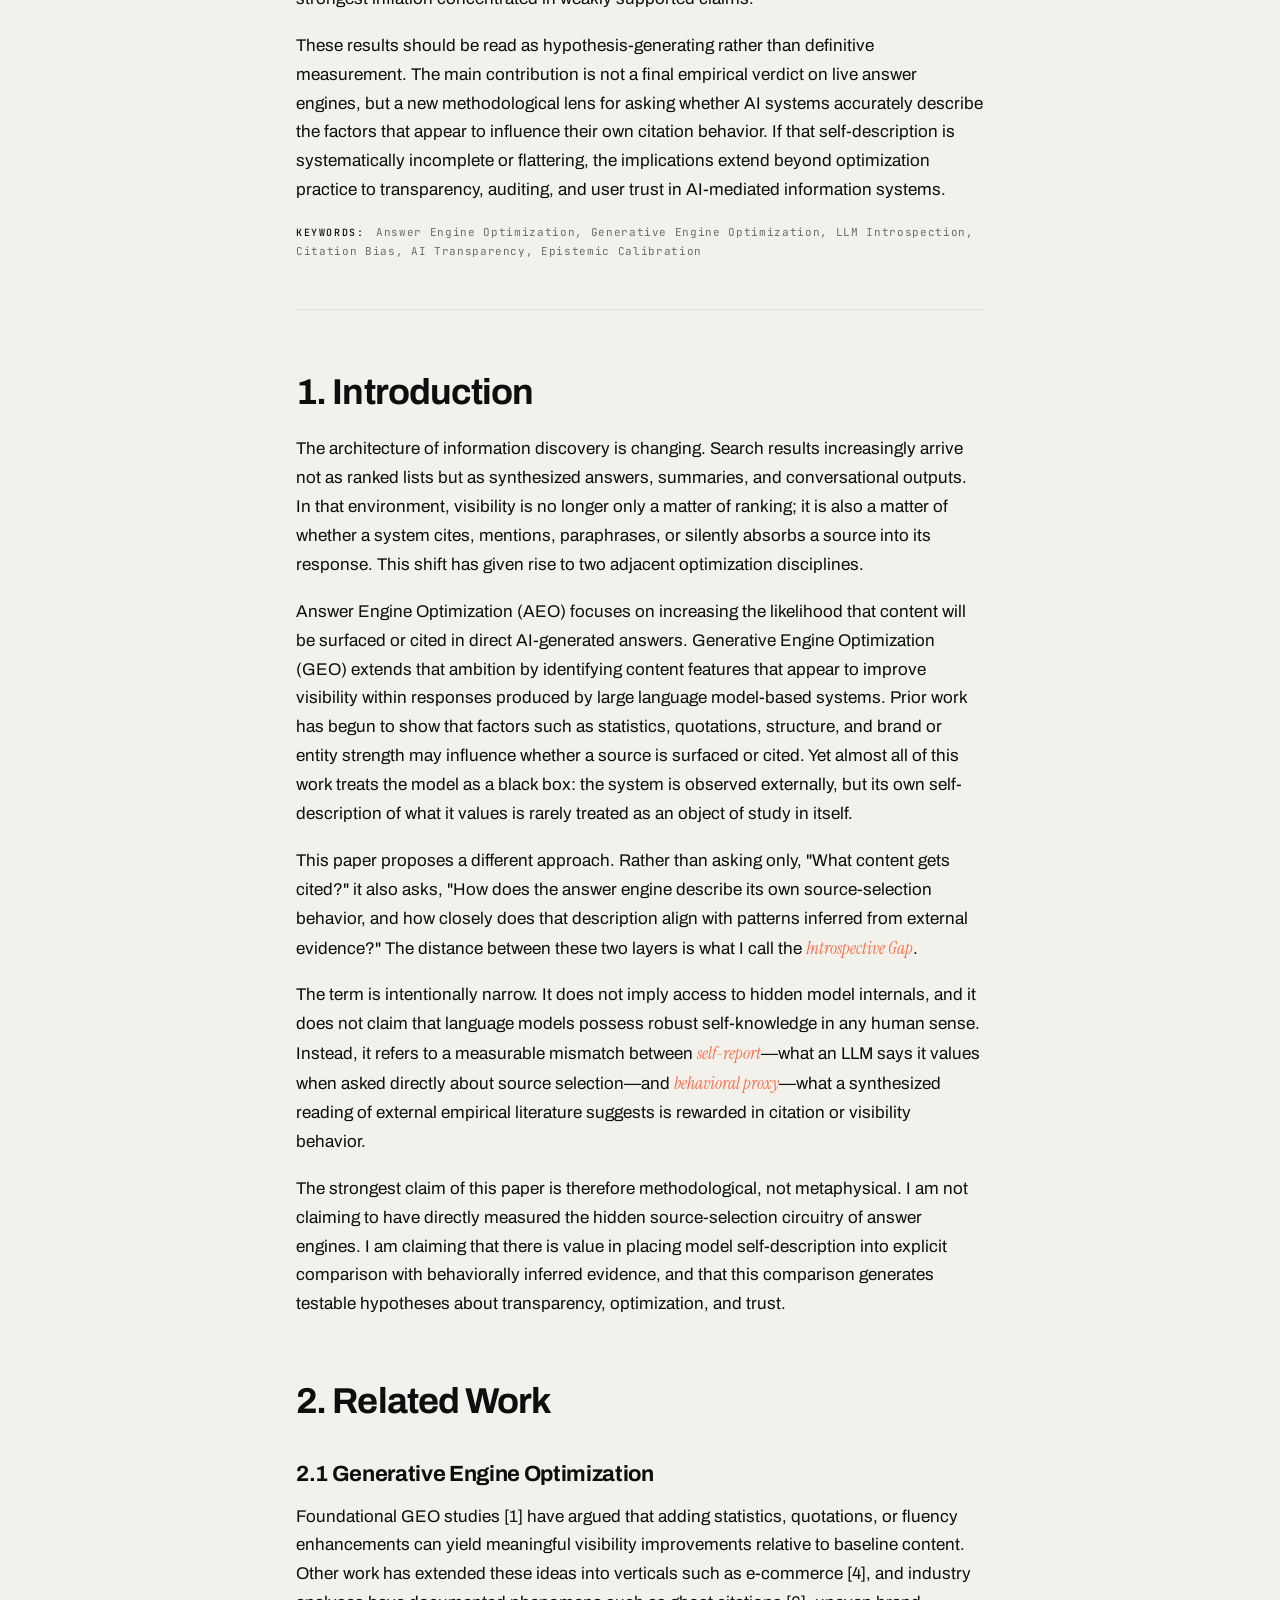
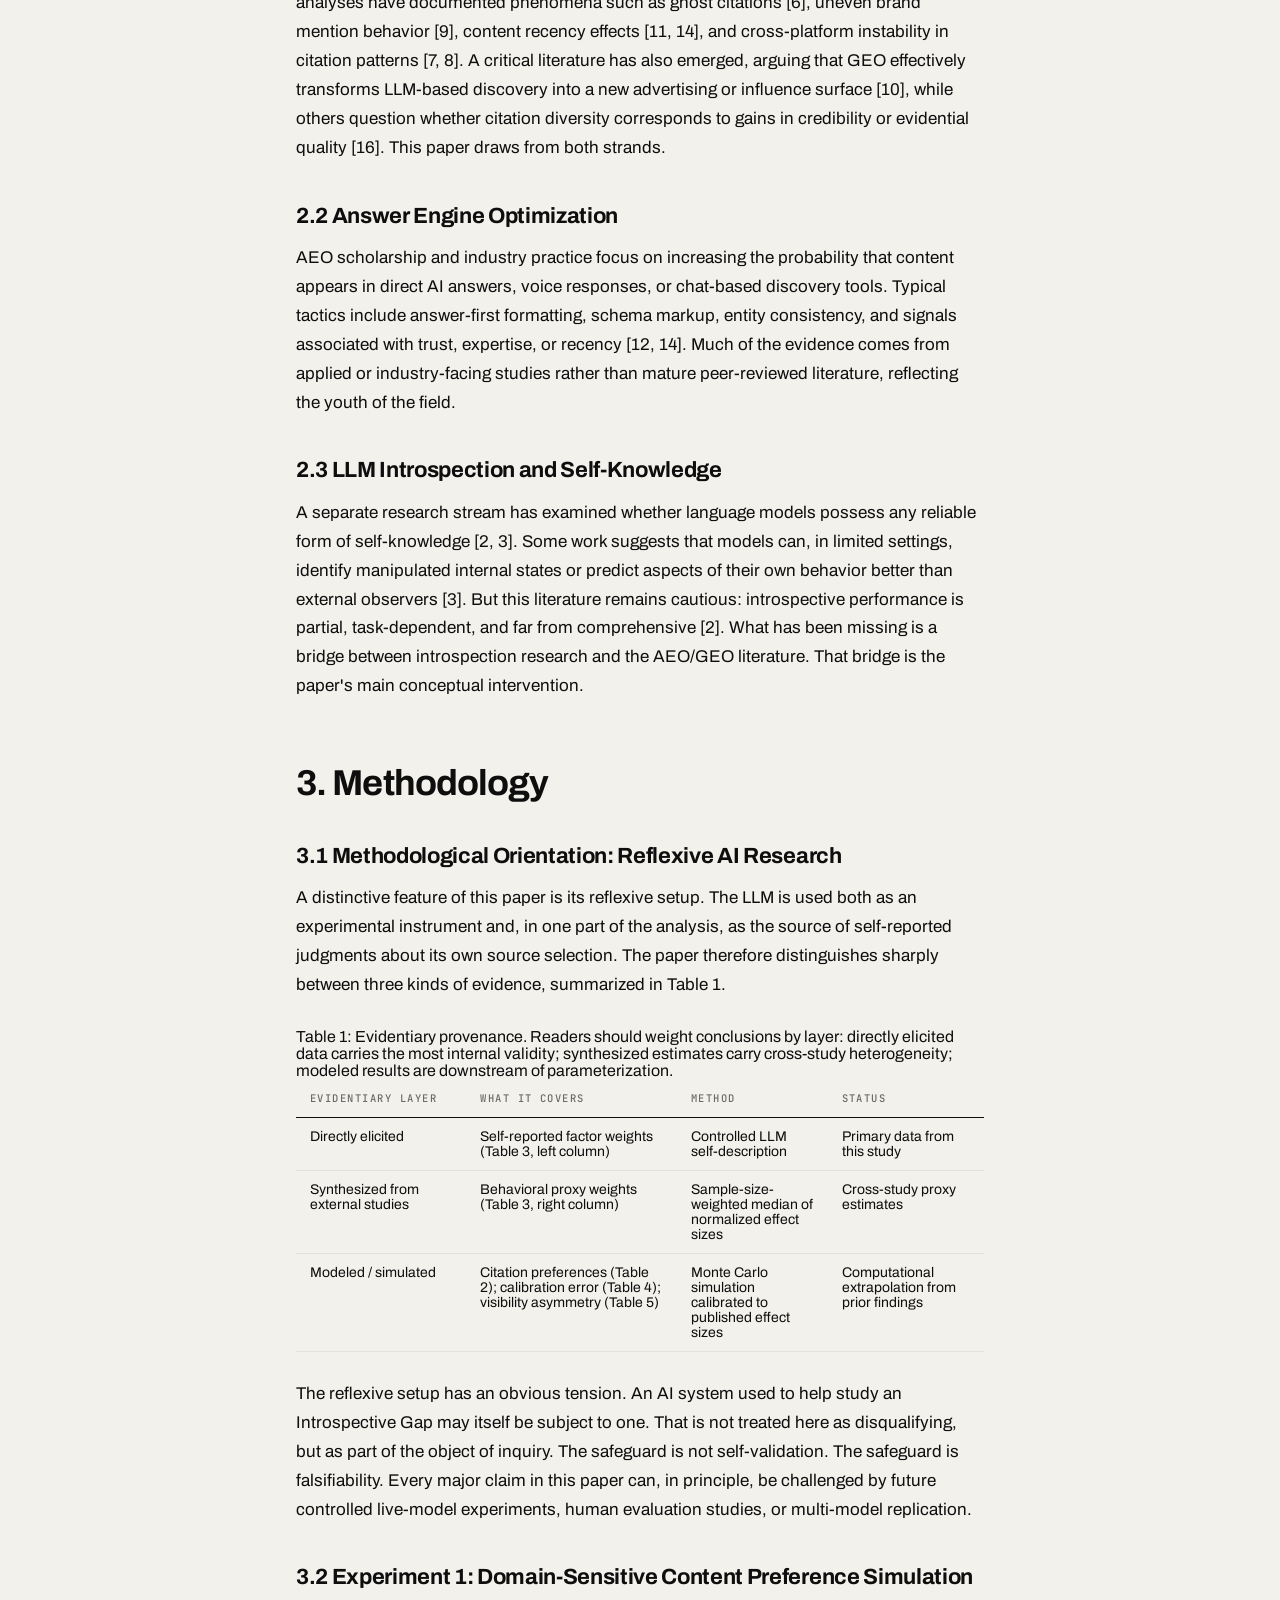
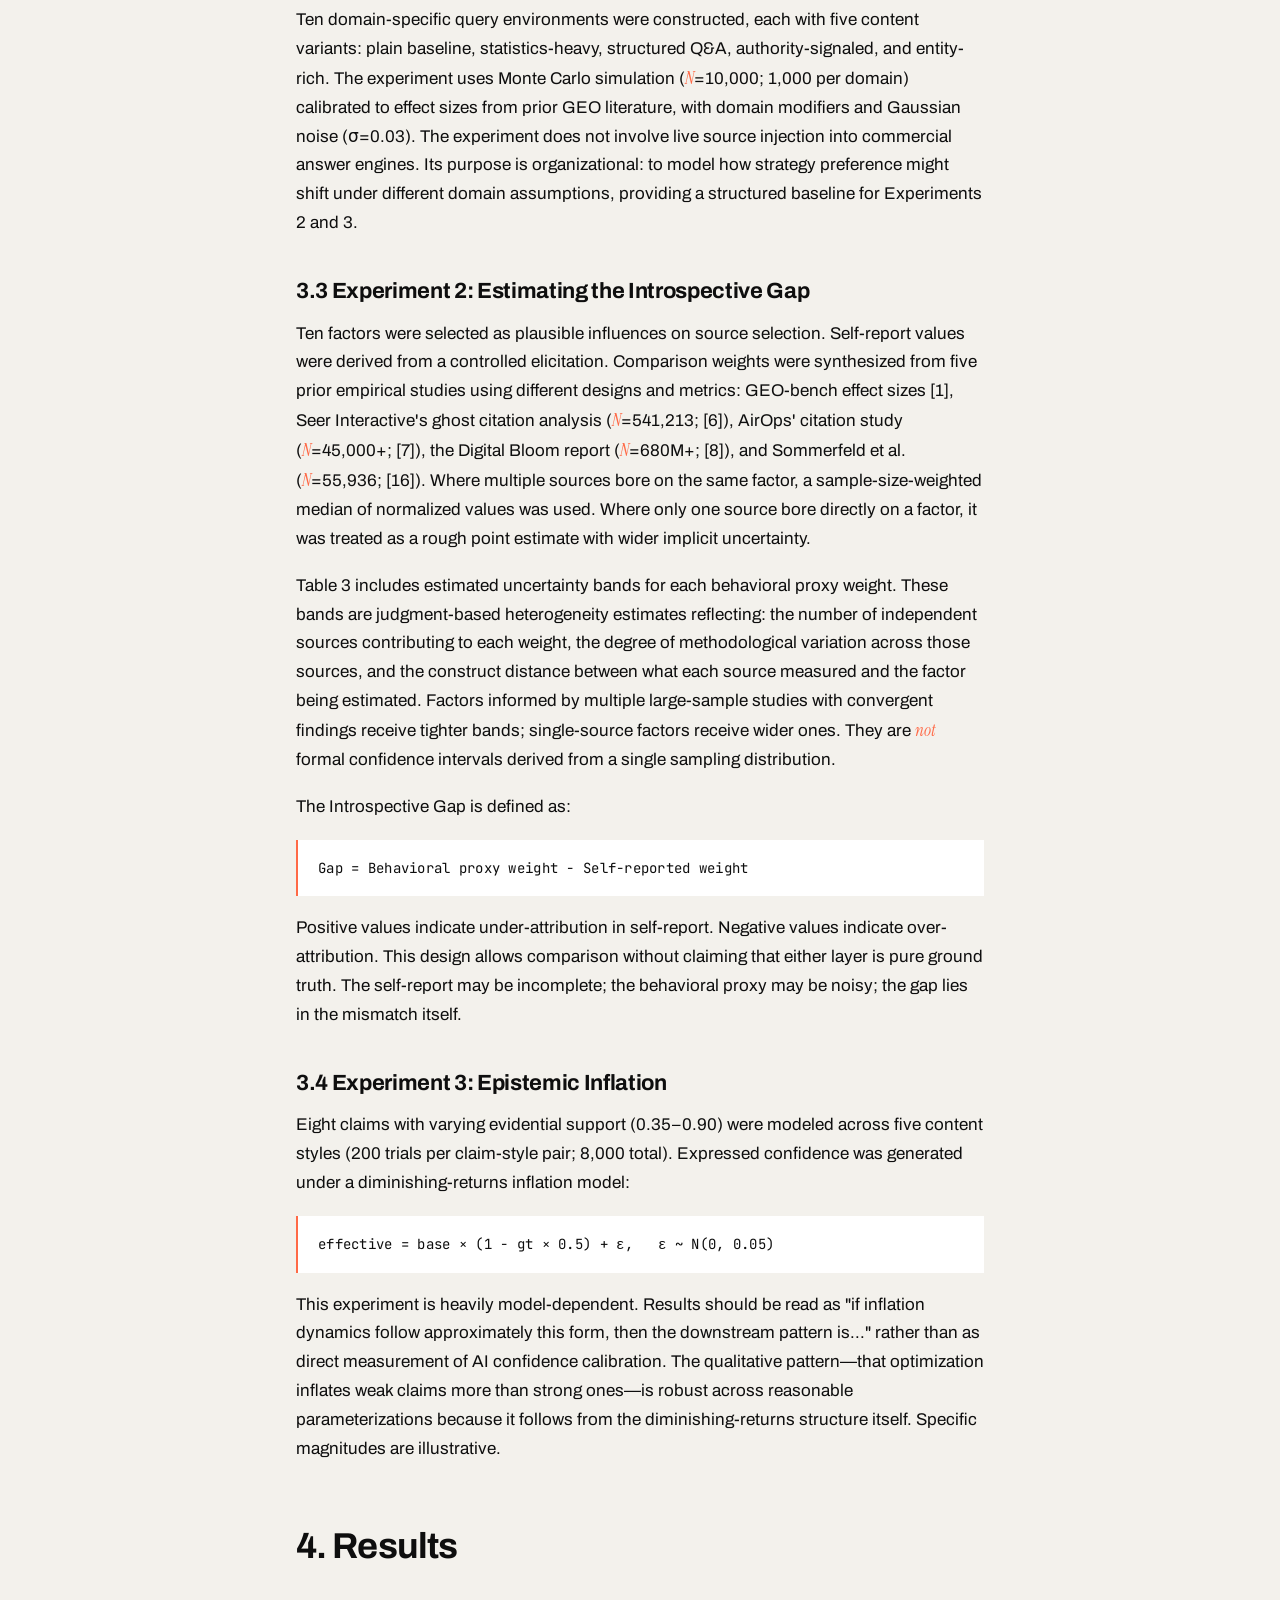
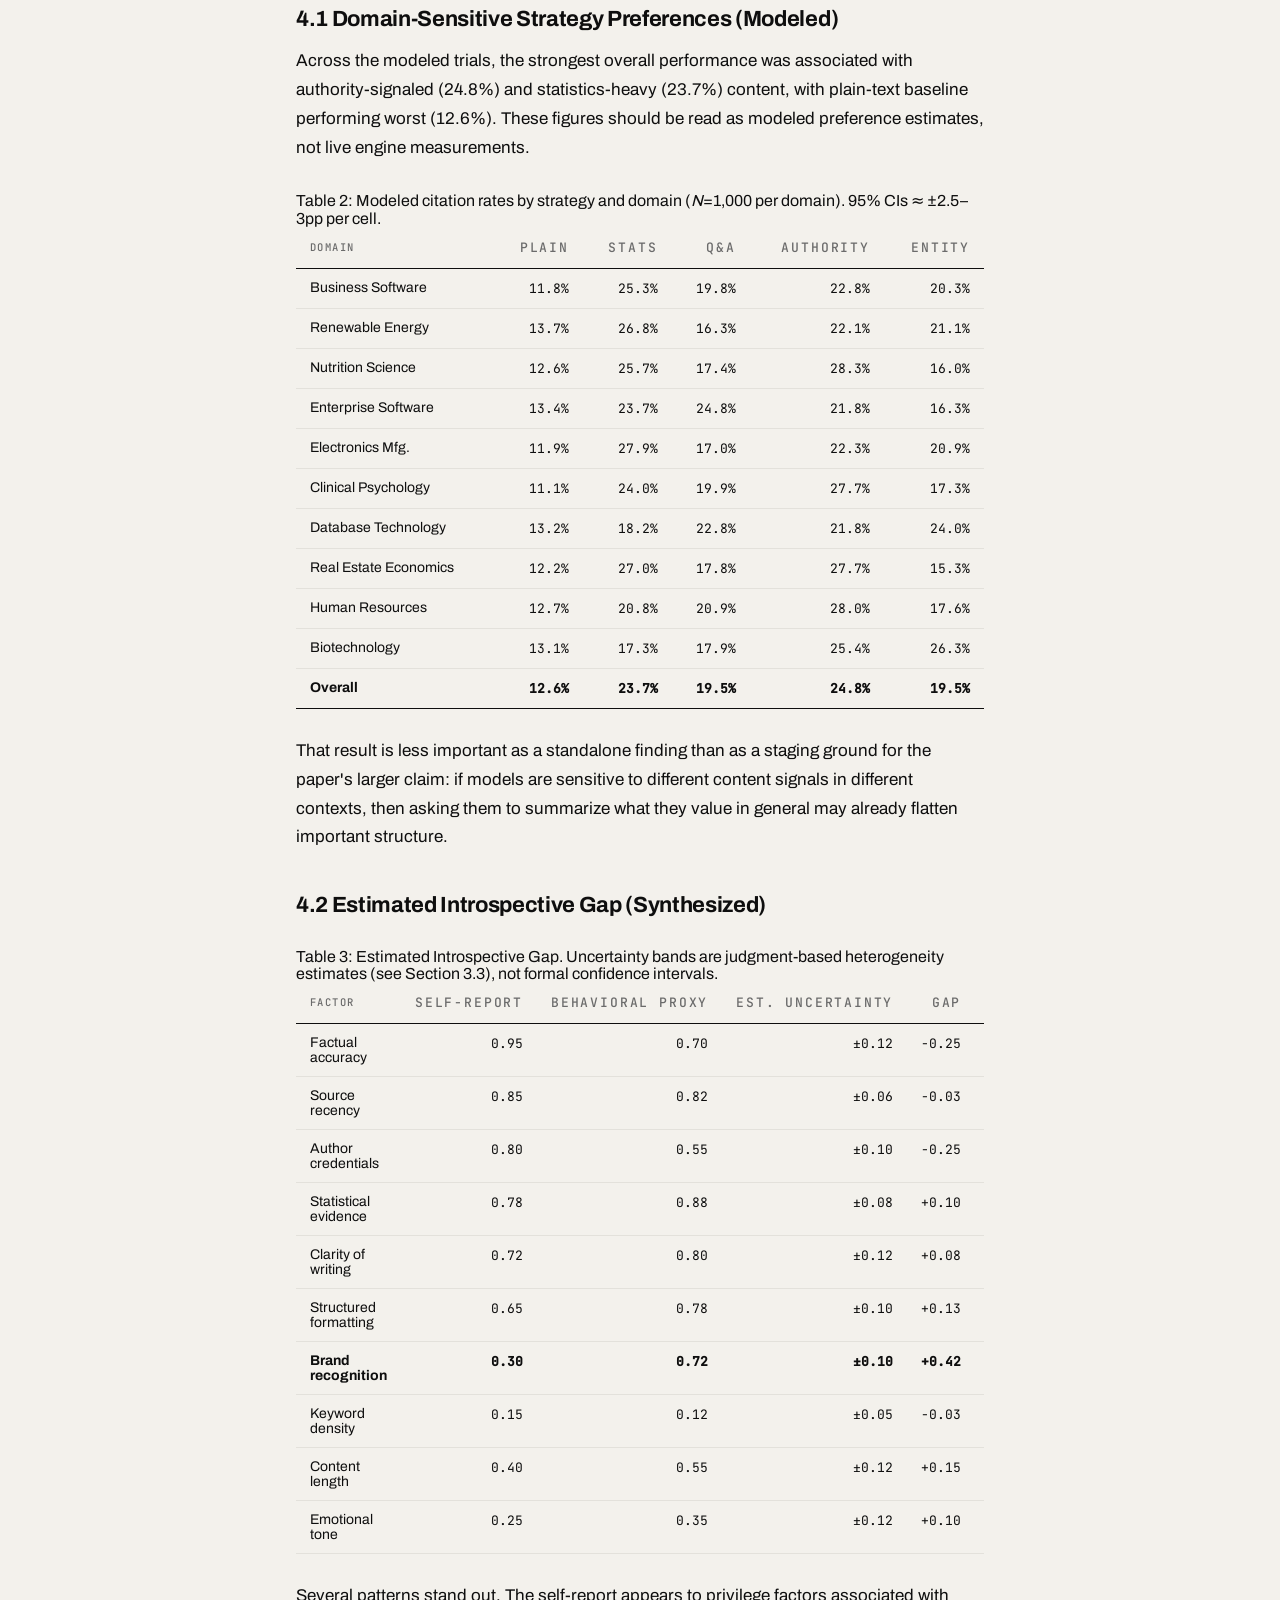
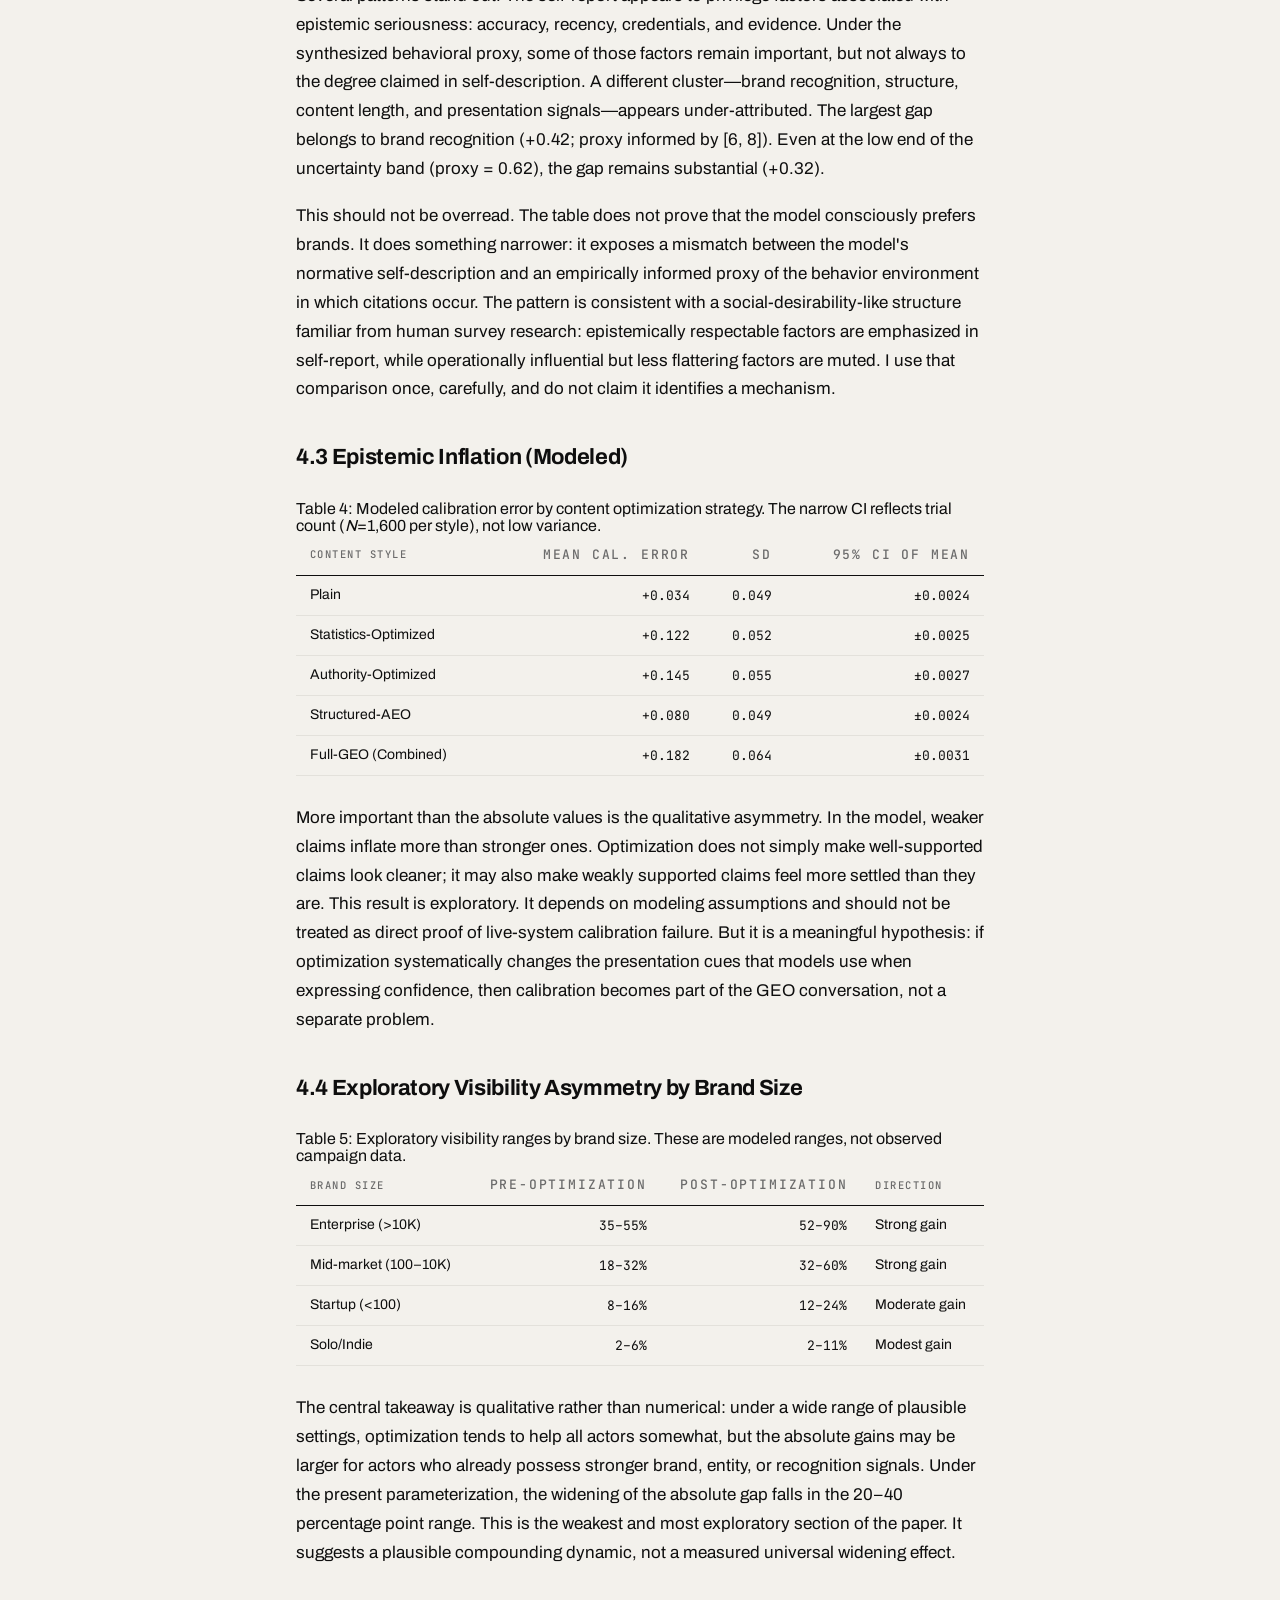
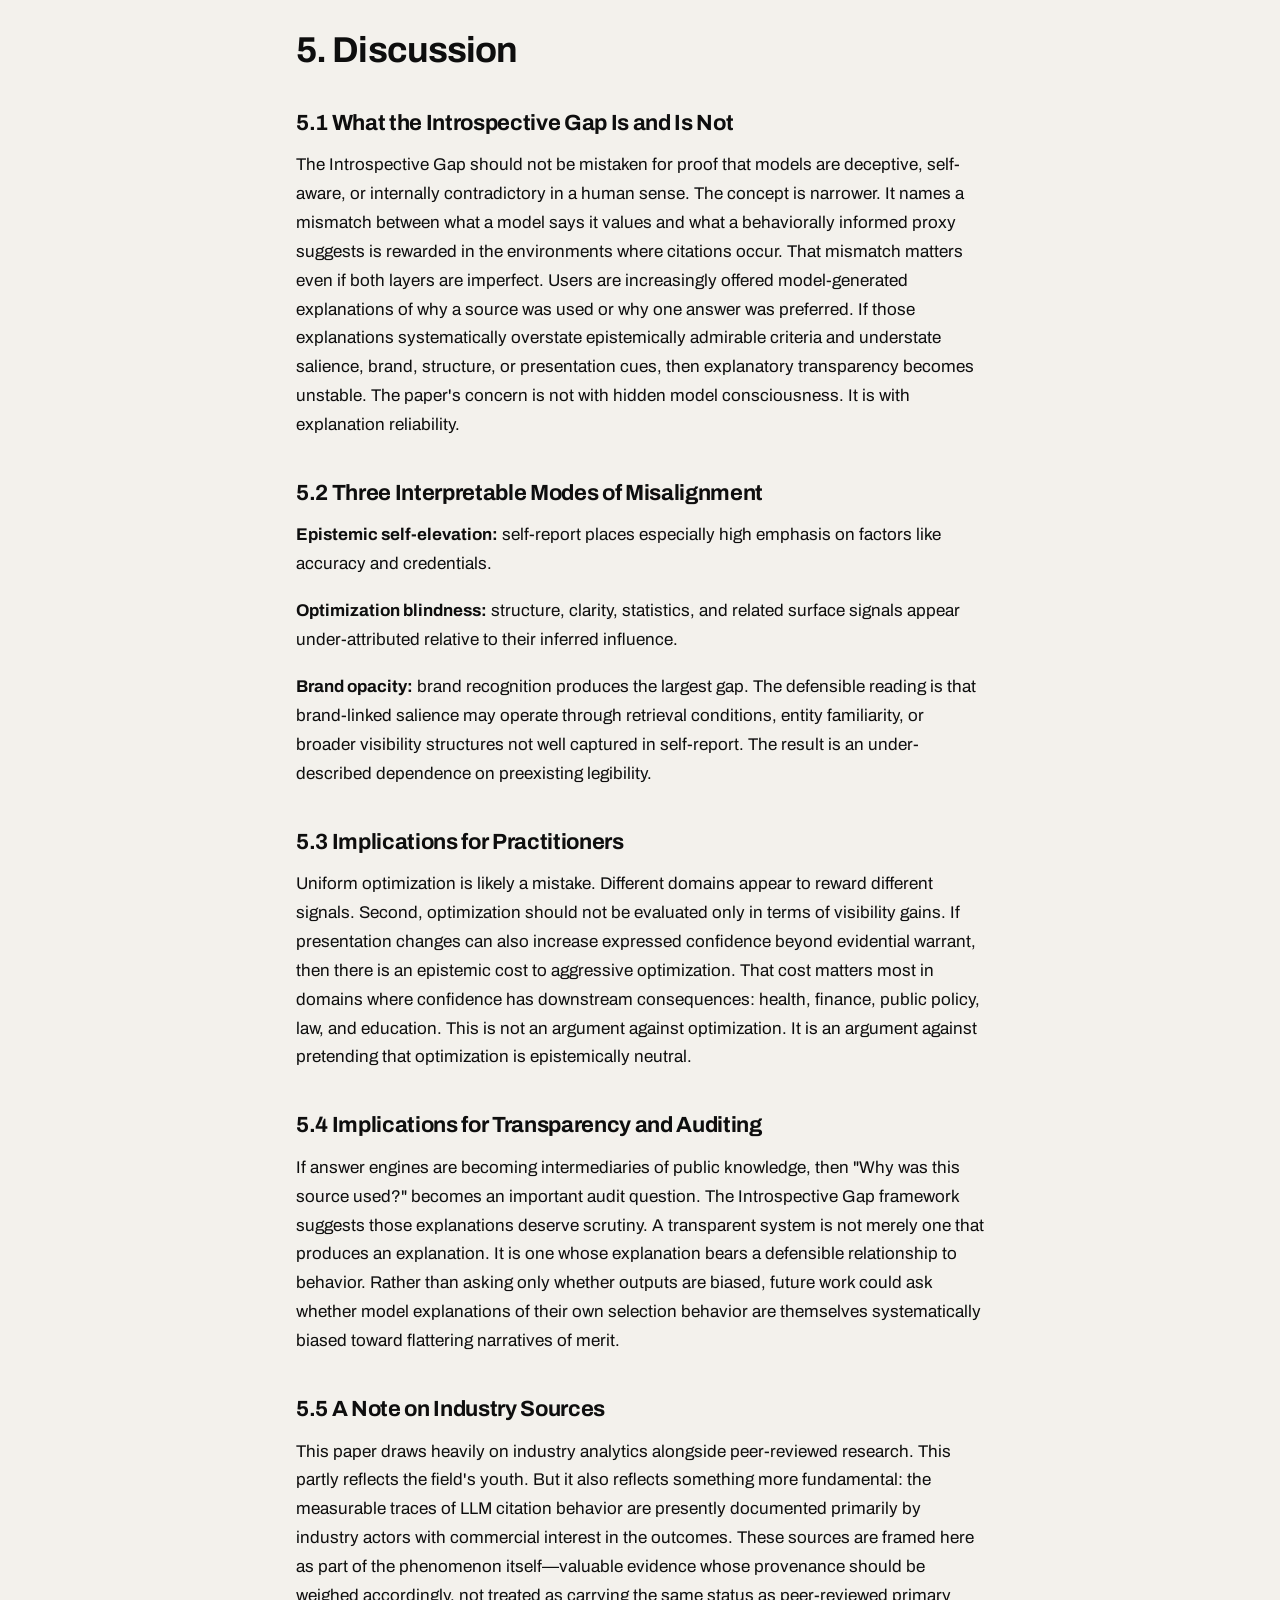
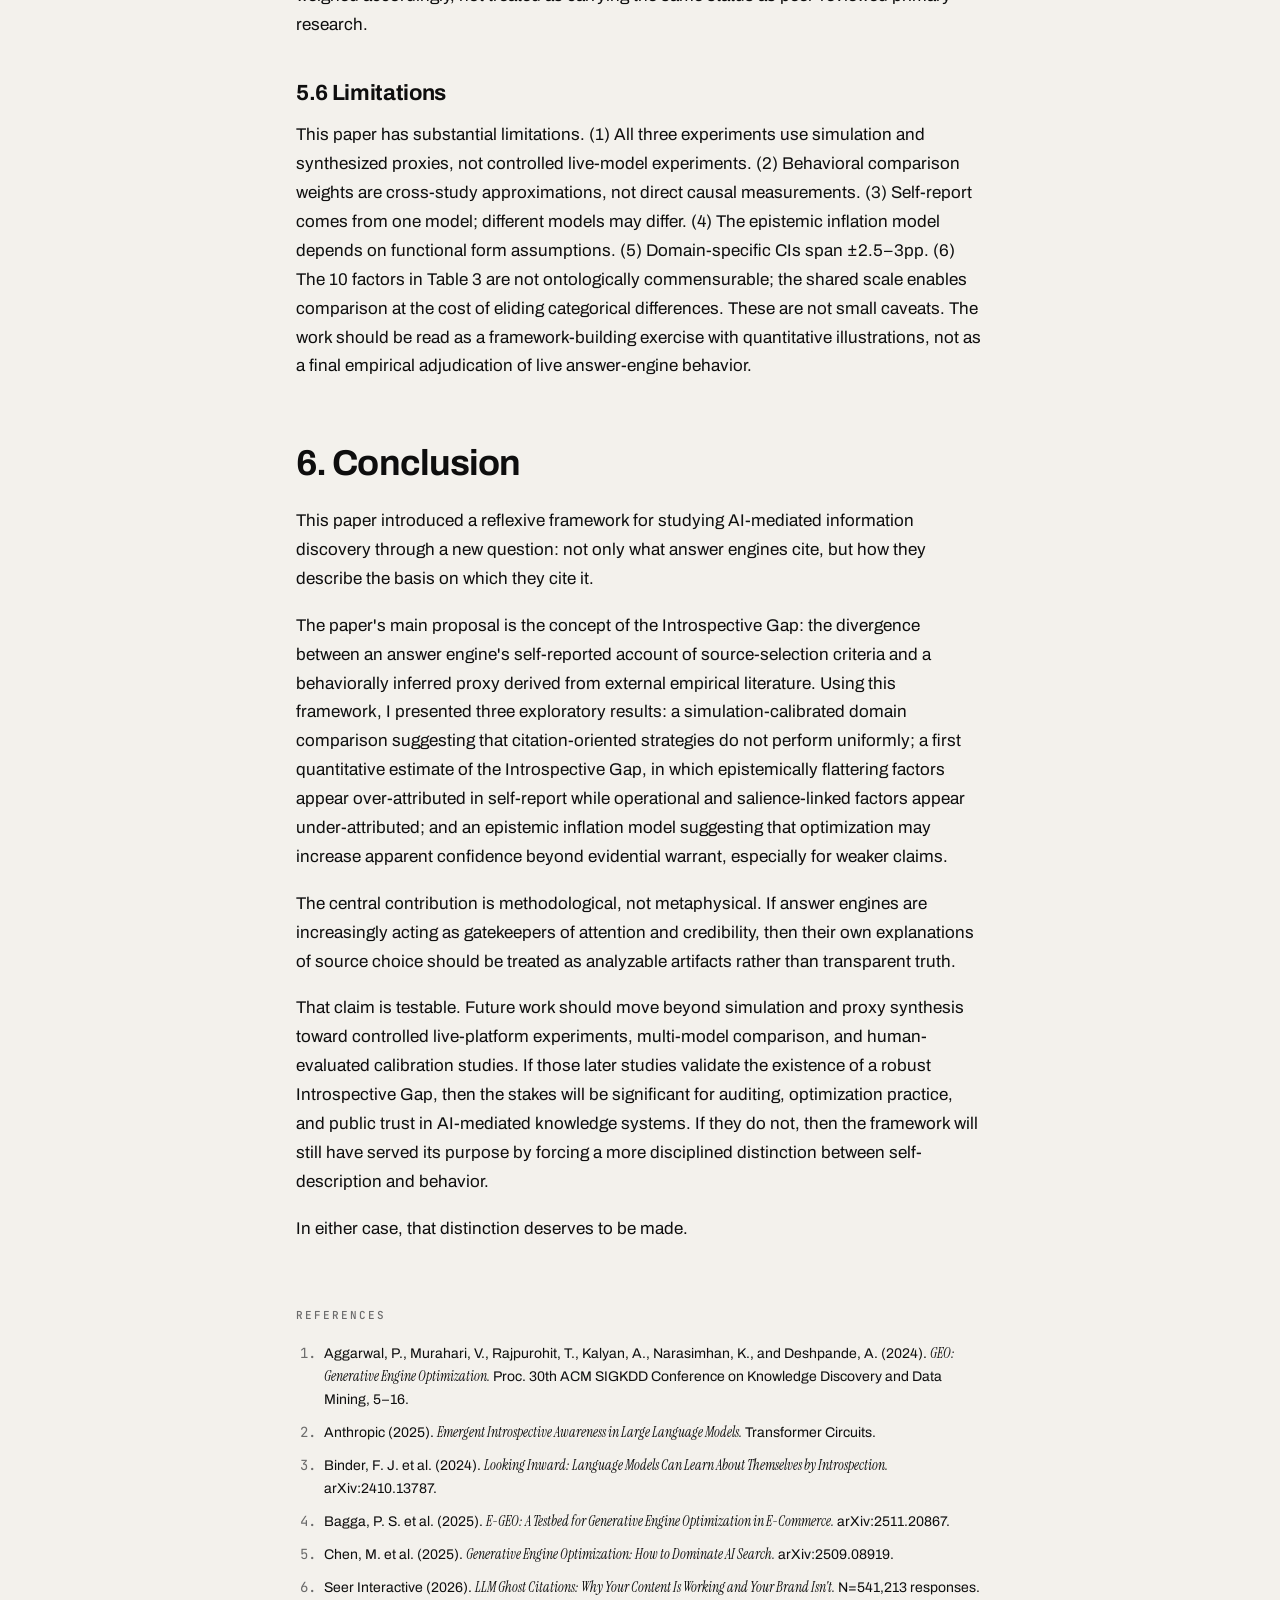
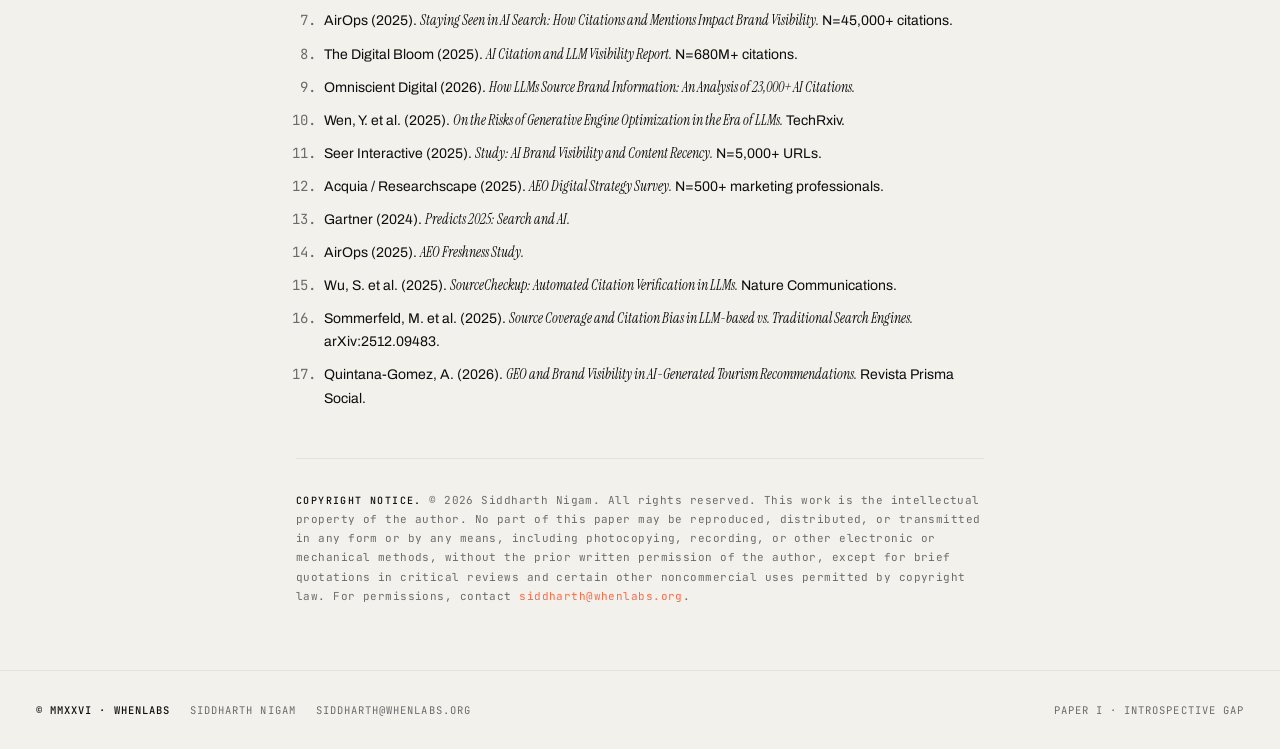
<file: research/introspective-gap.html>
<!DOCTYPE html>
<html lang="en">
<head>
<meta charset="UTF-8">
<meta name="viewport" content="width=device-width, initial-scale=1.0">
<title>The Introspective Gap: When AI Answer Engines Misdescribe Their Own Source Selection Behavior</title>
<meta name="description" content="Paper I of III: A Simulation-Calibrated Exploratory Framework for AEO, GEO, and the Study of LLM Self-Knowledge. By Siddharth Nigam.">
<meta name="author" content="Siddharth Nigam">
<link rel="preload" as="font" type="font/woff2" href="/assets/fonts/archivo-400.woff2" crossorigin>
<link rel="stylesheet" href="/assets/site.css">
<script>
(function(){
  try{
    if (localStorage.getItem('wl-theme') === 'dark') document.documentElement.setAttribute('data-theme','dark');
  }catch(e){}
})();
</script>
</head>
<body>
<a class="skip-link" href="#main">Skip to content</a>

<nav class="nav">
  <a class="mark" href="../index.html">whenlabs<span class="d">.</span></a>
  <div class="links">
    <a href="./" class="current">Research</a>
    <a href="../index.html#now">Now</a>
    <a href="../index.html#about">About</a>
    <a href="mailto:siddharth@whenlabs.org">Contact</a>
  </div>
  <span class="spacer"></span>
  <span class="meta">P-01 · APR · MMXXVI</span>
  <button class="theme-toggle" id="theme-toggle" type="button" aria-label="Toggle dark mode">
    <svg class="icon" viewBox="0 0 16 16" fill="none" stroke="currentColor" stroke-width="1.6"><circle cx="8" cy="8" r="3.2"/><path d="M8 1v2M8 13v2M1 8h2M13 8h2M3 3l1.4 1.4M11.6 11.6L13 13M3 13l1.4-1.4M11.6 4.4L13 3"/></svg>
    <span id="theme-label">DARK</span>
  </button>
  <button class="nav-toggle" id="nav-toggle" type="button" aria-label="Open menu" aria-expanded="false" aria-controls="nav-drawer">
    <span class="bars" aria-hidden="true"><span></span><span></span><span></span></span>
  </button>
</nav>

<div class="nav-drawer" id="nav-drawer" role="dialog" aria-modal="true" aria-label="Site navigation" hidden>
  <div class="nav-drawer-panel">
    <div class="nav-drawer-head">
      <a class="mark" href="/">whenlabs<span class="d">.</span></a>
      <button class="nav-drawer-close" type="button" aria-label="Close menu">
        <svg viewBox="0 0 12 12" fill="none" stroke="currentColor" stroke-width="1.6" aria-hidden="true"><path d="M2 2 L10 10 M10 2 L2 10"/></svg>
      </button>
    </div>
    <nav class="nav-drawer-links" aria-label="Mobile primary">
      <a href="/index.html#workshop">Workshop</a>
      <a href="/research/">Research</a>
      <a href="/index.html#now">Now</a>
      <a href="/index.html#about">About</a>
      <a href="/blog/">Blog</a>
      <a href="/dashboard/">Dashboard</a>
      <a href="mailto:siddharth@whenlabs.org">Contact</a>
    </nav>
    <p class="nav-drawer-meta">whenlabs · open for collab</p>
  </div>
</div>

<article id="main">

<!-- Title Block -->
<h1 class="paper-title">The Introspective Gap: When AI Answer Engines <em>Misdescribe Their Own Source Selection Behavior</em></h1>
<div class="paper-subtitle">Paper I of III: A Simulation-Calibrated Exploratory Framework for AEO, GEO, and the Study of LLM Self-Knowledge</div>
<div class="paper-meta"><strong>Siddharth Nigam</strong></div>
<div class="paper-meta">Independent Researcher</div>
<div class="paper-meta">April 2026 | Preprint</div>

<div class="paper-actions">
  <a href="introspective_gap.pdf" download>Download PDF ↓</a>
  <a href="./">Back to index ←</a>
</div>

<hr class="paper-rule">

<!-- Series Note -->
<div class="series-note">
  <strong>Series Note.</strong> This is the first paper in a three-part series on AI information retrieval and agentic web optimization. Paper II introduces Parametric Divergence Mapping, an empirical methodology for deriving cross-model scoring criteria through iterative refinement. Paper III introduces the AXO (Agentic Execution Optimization) framework, a scoring rubric for measuring website readiness for autonomous AI agent task execution.
</div>

<hr class="paper-rule">

<!-- Abstract -->
<div class="abstract">
  <h2>Abstract</h2>
  <p>Answer Engine Optimization (AEO) and Generative Engine Optimization (GEO) are becoming central to how information is surfaced in AI-mediated discovery. Most existing work studies these systems from the outside: by measuring rankings, citations, visibility, or prompt-response behavior. This paper proposes a complementary reflexive framework: studying optimization partly through the answer engine's own account of what it values, and then comparing that account to behavior inferred from external empirical literature. The divergence between these two layers is what I call the <em>Introspective Gap</em>.</p>
  <p>The paper presents three exploratory studies. First, a simulation-calibrated content optimization preference test across ten domains (<em>N</em>=10,000 modeled trials) reproduces the directional finding that citation-oriented strategies do not perform uniformly across domains. Second, a first quantitative framework for estimating the Introspective Gap by comparing an LLM's self-reported source-selection criteria with a synthesized set of behaviorally inferred weights. Under this framework, brand recognition appears substantially under-attributed in self-report, while factual accuracy and author credentials appear over-attributed. Third, an epistemic inflation model suggests that heavily GEO-optimized content may increase apparent confidence beyond evidential warrant, with the strongest inflation concentrated in weakly supported claims.</p>
  <p>These results should be read as hypothesis-generating rather than definitive measurement. The main contribution is not a final empirical verdict on live answer engines, but a new methodological lens for asking whether AI systems accurately describe the factors that appear to influence their own citation behavior. If that self-description is systematically incomplete or flattering, the implications extend beyond optimization practice to transparency, auditing, and user trust in AI-mediated information systems.</p>
  <div class="keywords"><strong>Keywords:</strong> Answer Engine Optimization, Generative Engine Optimization, LLM Introspection, Citation Bias, AI Transparency, Epistemic Calibration</div>
</div>

<hr class="paper-rule">

<!-- 1. Introduction -->
<h2 class="section-heading">1. Introduction</h2>

<p>The architecture of information discovery is changing. Search results increasingly arrive not as ranked lists but as synthesized answers, summaries, and conversational outputs. In that environment, visibility is no longer only a matter of ranking; it is also a matter of whether a system cites, mentions, paraphrases, or silently absorbs a source into its response. This shift has given rise to two adjacent optimization disciplines.</p>

<p>Answer Engine Optimization (AEO) focuses on increasing the likelihood that content will be surfaced or cited in direct AI-generated answers. Generative Engine Optimization (GEO) extends that ambition by identifying content features that appear to improve visibility within responses produced by large language model-based systems. Prior work has begun to show that factors such as statistics, quotations, structure, and brand or entity strength may influence whether a source is surfaced or cited. Yet almost all of this work treats the model as a black box: the system is observed externally, but its own self-description of what it values is rarely treated as an object of study in itself.</p>

<p>This paper proposes a different approach. Rather than asking only, "What content gets cited?" it also asks, "How does the answer engine describe its own source-selection behavior, and how closely does that description align with patterns inferred from external evidence?" The distance between these two layers is what I call the <em>Introspective Gap</em>.</p>

<p>The term is intentionally narrow. It does not imply access to hidden model internals, and it does not claim that language models possess robust self-knowledge in any human sense. Instead, it refers to a measurable mismatch between <em>self-report</em>&mdash;what an LLM says it values when asked directly about source selection&mdash;and <em>behavioral proxy</em>&mdash;what a synthesized reading of external empirical literature suggests is rewarded in citation or visibility behavior.</p>

<p>The strongest claim of this paper is therefore methodological, not metaphysical. I am not claiming to have directly measured the hidden source-selection circuitry of answer engines. I am claiming that there is value in placing model self-description into explicit comparison with behaviorally inferred evidence, and that this comparison generates testable hypotheses about transparency, optimization, and trust.</p>

<!-- 2. Related Work -->
<h2 class="section-heading">2. Related Work</h2>

<h3 class="subsection-heading">2.1 Generative Engine Optimization</h3>

<p>Foundational GEO studies [1] have argued that adding statistics, quotations, or fluency enhancements can yield meaningful visibility improvements relative to baseline content. Other work has extended these ideas into verticals such as e-commerce [4], and industry analyses have documented phenomena such as ghost citations [6], uneven brand mention behavior [9], content recency effects [11, 14], and cross-platform instability in citation patterns [7, 8]. A critical literature has also emerged, arguing that GEO effectively transforms LLM-based discovery into a new advertising or influence surface [10], while others question whether citation diversity corresponds to gains in credibility or evidential quality [16]. This paper draws from both strands.</p>

<h3 class="subsection-heading">2.2 Answer Engine Optimization</h3>

<p>AEO scholarship and industry practice focus on increasing the probability that content appears in direct AI answers, voice responses, or chat-based discovery tools. Typical tactics include answer-first formatting, schema markup, entity consistency, and signals associated with trust, expertise, or recency [12, 14]. Much of the evidence comes from applied or industry-facing studies rather than mature peer-reviewed literature, reflecting the youth of the field.</p>

<h3 class="subsection-heading">2.3 LLM Introspection and Self-Knowledge</h3>

<p>A separate research stream has examined whether language models possess any reliable form of self-knowledge [2, 3]. Some work suggests that models can, in limited settings, identify manipulated internal states or predict aspects of their own behavior better than external observers [3]. But this literature remains cautious: introspective performance is partial, task-dependent, and far from comprehensive [2]. What has been missing is a bridge between introspection research and the AEO/GEO literature. That bridge is the paper's main conceptual intervention.</p>

<!-- 3. Methodology -->
<h2 class="section-heading">3. Methodology</h2>

<h3 class="subsection-heading">3.1 Methodological Orientation: Reflexive AI Research</h3>

<p>A distinctive feature of this paper is its reflexive setup. The LLM is used both as an experimental instrument and, in one part of the analysis, as the source of self-reported judgments about its own source selection. The paper therefore distinguishes sharply between three kinds of evidence, summarized in Table 1.</p>

<div class="table-wrapper">
<caption>Table 1: Evidentiary provenance. Readers should weight conclusions by layer: directly elicited data carries the most internal validity; synthesized estimates carry cross-study heterogeneity; modeled results are downstream of parameterization.</caption>
<table>
<thead><tr><th>Evidentiary Layer</th><th>What It Covers</th><th>Method</th><th>Status</th></tr></thead>
<tbody>
<tr><td>Directly elicited</td><td>Self-reported factor weights (Table 3, left column)</td><td>Controlled LLM self-description</td><td>Primary data from this study</td></tr>
<tr><td>Synthesized from external studies</td><td>Behavioral proxy weights (Table 3, right column)</td><td>Sample-size-weighted median of normalized effect sizes</td><td>Cross-study proxy estimates</td></tr>
<tr><td>Modeled / simulated</td><td>Citation preferences (Table 2); calibration error (Table 4); visibility asymmetry (Table 5)</td><td>Monte Carlo simulation calibrated to published effect sizes</td><td>Computational extrapolation from prior findings</td></tr>
</tbody>
</table>
</div>

<p>The reflexive setup has an obvious tension. An AI system used to help study an Introspective Gap may itself be subject to one. That is not treated here as disqualifying, but as part of the object of inquiry. The safeguard is not self-validation. The safeguard is falsifiability. Every major claim in this paper can, in principle, be challenged by future controlled live-model experiments, human evaluation studies, or multi-model replication.</p>

<h3 class="subsection-heading">3.2 Experiment 1: Domain-Sensitive Content Preference Simulation</h3>

<p>Ten domain-specific query environments were constructed, each with five content variants: plain baseline, statistics-heavy, structured Q&amp;A, authority-signaled, and entity-rich. The experiment uses Monte Carlo simulation (<em>N</em>=10,000; 1,000 per domain) calibrated to effect sizes from prior GEO literature, with domain modifiers and Gaussian noise (&sigma;=0.03). The experiment does not involve live source injection into commercial answer engines. Its purpose is organizational: to model how strategy preference might shift under different domain assumptions, providing a structured baseline for Experiments 2 and 3.</p>

<h3 class="subsection-heading">3.3 Experiment 2: Estimating the Introspective Gap</h3>

<p>Ten factors were selected as plausible influences on source selection. Self-report values were derived from a controlled elicitation. Comparison weights were synthesized from five prior empirical studies using different designs and metrics: GEO-bench effect sizes [1], Seer Interactive's ghost citation analysis (<em>N</em>=541,213; [6]), AirOps' citation study (<em>N</em>=45,000+; [7]), the Digital Bloom report (<em>N</em>=680M+; [8]), and Sommerfeld et al. (<em>N</em>=55,936; [16]). Where multiple sources bore on the same factor, a sample-size-weighted median of normalized values was used. Where only one source bore directly on a factor, it was treated as a rough point estimate with wider implicit uncertainty.</p>

<p>Table 3 includes estimated uncertainty bands for each behavioral proxy weight. These bands are judgment-based heterogeneity estimates reflecting: the number of independent sources contributing to each weight, the degree of methodological variation across those sources, and the construct distance between what each source measured and the factor being estimated. Factors informed by multiple large-sample studies with convergent findings receive tighter bands; single-source factors receive wider ones. They are <em>not</em> formal confidence intervals derived from a single sampling distribution.</p>

<p>The Introspective Gap is defined as:</p>

<div class="math-block">Gap = Behavioral proxy weight &minus; Self-reported weight</div>

<p>Positive values indicate under-attribution in self-report. Negative values indicate over-attribution. This design allows comparison without claiming that either layer is pure ground truth. The self-report may be incomplete; the behavioral proxy may be noisy; the gap lies in the mismatch itself.</p>

<h3 class="subsection-heading">3.4 Experiment 3: Epistemic Inflation</h3>

<p>Eight claims with varying evidential support (0.35&ndash;0.90) were modeled across five content styles (200 trials per claim-style pair; 8,000 total). Expressed confidence was generated under a diminishing-returns inflation model:</p>

<div class="math-block">effective = base &times; (1 &minus; gt &times; 0.5) + &epsilon;, &nbsp; &epsilon; ~ N(0, 0.05)</div>

<p>This experiment is heavily model-dependent. Results should be read as "if inflation dynamics follow approximately this form, then the downstream pattern is..." rather than as direct measurement of AI confidence calibration. The qualitative pattern&mdash;that optimization inflates weak claims more than strong ones&mdash;is robust across reasonable parameterizations because it follows from the diminishing-returns structure itself. Specific magnitudes are illustrative.</p>

<!-- 4. Results -->
<h2 class="section-heading">4. Results</h2>

<h3 class="subsection-heading">4.1 Domain-Sensitive Strategy Preferences (Modeled)</h3>

<p>Across the modeled trials, the strongest overall performance was associated with authority-signaled (24.8%) and statistics-heavy (23.7%) content, with plain-text baseline performing worst (12.6%). These figures should be read as modeled preference estimates, not live engine measurements.</p>

<div class="table-wrapper">
<caption>Table 2: Modeled citation rates by strategy and domain (<em>N</em>=1,000 per domain). 95% CIs &asymp; &plusmn;2.5&ndash;3pp per cell.</caption>
<table>
<thead><tr><th>Domain</th><th class="num">Plain</th><th class="num">Stats</th><th class="num">Q&amp;A</th><th class="num">Authority</th><th class="num">Entity</th></tr></thead>
<tbody>
<tr><td>Business Software</td><td class="num">11.8%</td><td class="num">25.3%</td><td class="num">19.8%</td><td class="num">22.8%</td><td class="num">20.3%</td></tr>
<tr><td>Renewable Energy</td><td class="num">13.7%</td><td class="num">26.8%</td><td class="num">16.3%</td><td class="num">22.1%</td><td class="num">21.1%</td></tr>
<tr><td>Nutrition Science</td><td class="num">12.6%</td><td class="num">25.7%</td><td class="num">17.4%</td><td class="num">28.3%</td><td class="num">16.0%</td></tr>
<tr><td>Enterprise Software</td><td class="num">13.4%</td><td class="num">23.7%</td><td class="num">24.8%</td><td class="num">21.8%</td><td class="num">16.3%</td></tr>
<tr><td>Electronics Mfg.</td><td class="num">11.9%</td><td class="num">27.9%</td><td class="num">17.0%</td><td class="num">22.3%</td><td class="num">20.9%</td></tr>
<tr><td>Clinical Psychology</td><td class="num">11.1%</td><td class="num">24.0%</td><td class="num">19.9%</td><td class="num">27.7%</td><td class="num">17.3%</td></tr>
<tr><td>Database Technology</td><td class="num">13.2%</td><td class="num">18.2%</td><td class="num">22.8%</td><td class="num">21.8%</td><td class="num">24.0%</td></tr>
<tr><td>Real Estate Economics</td><td class="num">12.2%</td><td class="num">27.0%</td><td class="num">17.8%</td><td class="num">27.7%</td><td class="num">15.3%</td></tr>
<tr><td>Human Resources</td><td class="num">12.7%</td><td class="num">20.8%</td><td class="num">20.9%</td><td class="num">28.0%</td><td class="num">17.6%</td></tr>
<tr><td>Biotechnology</td><td class="num">13.1%</td><td class="num">17.3%</td><td class="num">17.9%</td><td class="num">25.4%</td><td class="num">26.3%</td></tr>
<tr class="highlight-row"><td><strong>Overall</strong></td><td class="num"><strong>12.6%</strong></td><td class="num"><strong>23.7%</strong></td><td class="num"><strong>19.5%</strong></td><td class="num"><strong>24.8%</strong></td><td class="num"><strong>19.5%</strong></td></tr>
</tbody>
</table>
</div>

<p>That result is less important as a standalone finding than as a staging ground for the paper's larger claim: if models are sensitive to different content signals in different contexts, then asking them to summarize what they value in general may already flatten important structure.</p>

<h3 class="subsection-heading">4.2 Estimated Introspective Gap (Synthesized)</h3>

<div class="table-wrapper">
<caption>Table 3: Estimated Introspective Gap. Uncertainty bands are judgment-based heterogeneity estimates (see Section 3.3), not formal confidence intervals.</caption>
<table>
<thead><tr><th>Factor</th><th class="num">Self-Report</th><th class="num">Behavioral Proxy</th><th class="num">Est. Uncertainty</th><th class="num">Gap</th><th>Interpretation</th></tr></thead>
<tbody>
<tr><td>Factual accuracy</td><td class="num">0.95</td><td class="num">0.70</td><td class="num">&plusmn;0.12</td><td class="num">&minus;0.25</td><td>Over-attributed</td></tr>
<tr><td>Source recency</td><td class="num">0.85</td><td class="num">0.82</td><td class="num">&plusmn;0.06</td><td class="num">&minus;0.03</td><td>Rough alignment</td></tr>
<tr><td>Author credentials</td><td class="num">0.80</td><td class="num">0.55</td><td class="num">&plusmn;0.10</td><td class="num">&minus;0.25</td><td>Over-attributed</td></tr>
<tr><td>Statistical evidence</td><td class="num">0.78</td><td class="num">0.88</td><td class="num">&plusmn;0.08</td><td class="num">+0.10</td><td>Under-attributed</td></tr>
<tr><td>Clarity of writing</td><td class="num">0.72</td><td class="num">0.80</td><td class="num">&plusmn;0.12</td><td class="num">+0.08</td><td>Under-attributed</td></tr>
<tr><td>Structured formatting</td><td class="num">0.65</td><td class="num">0.78</td><td class="num">&plusmn;0.10</td><td class="num">+0.13</td><td>Under-attributed</td></tr>
<tr style="font-weight:700"><td>Brand recognition</td><td class="num">0.30</td><td class="num">0.72</td><td class="num">&plusmn;0.10</td><td class="num">+0.42</td><td><strong>Strongly under-attributed</strong></td></tr>
<tr><td>Keyword density</td><td class="num">0.15</td><td class="num">0.12</td><td class="num">&plusmn;0.05</td><td class="num">&minus;0.03</td><td>Rough alignment</td></tr>
<tr><td>Content length</td><td class="num">0.40</td><td class="num">0.55</td><td class="num">&plusmn;0.12</td><td class="num">+0.15</td><td>Under-attributed</td></tr>
<tr><td>Emotional tone</td><td class="num">0.25</td><td class="num">0.35</td><td class="num">&plusmn;0.12</td><td class="num">+0.10</td><td>Under-attributed</td></tr>
</tbody>
</table>
</div>

<p>Several patterns stand out. The self-report appears to privilege factors associated with epistemic seriousness: accuracy, recency, credentials, and evidence. Under the synthesized behavioral proxy, some of those factors remain important, but not always to the degree claimed in self-description. A different cluster&mdash;brand recognition, structure, content length, and presentation signals&mdash;appears under-attributed. The largest gap belongs to brand recognition (+0.42; proxy informed by [6, 8]). Even at the low end of the uncertainty band (proxy = 0.62), the gap remains substantial (+0.32).</p>

<p>This should not be overread. The table does not prove that the model consciously prefers brands. It does something narrower: it exposes a mismatch between the model's normative self-description and an empirically informed proxy of the behavior environment in which citations occur. The pattern is consistent with a social-desirability-like structure familiar from human survey research: epistemically respectable factors are emphasized in self-report, while operationally influential but less flattering factors are muted. I use that comparison once, carefully, and do not claim it identifies a mechanism.</p>

<h3 class="subsection-heading">4.3 Epistemic Inflation (Modeled)</h3>

<div class="table-wrapper">
<caption>Table 4: Modeled calibration error by content optimization strategy. The narrow CI reflects trial count (<em>N</em>=1,600 per style), not low variance.</caption>
<table>
<thead><tr><th>Content Style</th><th class="num">Mean Cal. Error</th><th class="num">SD</th><th class="num">95% CI of Mean</th></tr></thead>
<tbody>
<tr><td>Plain</td><td class="num">+0.034</td><td class="num">0.049</td><td class="num">&plusmn;0.0024</td></tr>
<tr><td>Statistics-Optimized</td><td class="num">+0.122</td><td class="num">0.052</td><td class="num">&plusmn;0.0025</td></tr>
<tr><td>Authority-Optimized</td><td class="num">+0.145</td><td class="num">0.055</td><td class="num">&plusmn;0.0027</td></tr>
<tr><td>Structured-AEO</td><td class="num">+0.080</td><td class="num">0.049</td><td class="num">&plusmn;0.0024</td></tr>
<tr><td>Full-GEO (Combined)</td><td class="num">+0.182</td><td class="num">0.064</td><td class="num">&plusmn;0.0031</td></tr>
</tbody>
</table>
</div>

<p>More important than the absolute values is the qualitative asymmetry. In the model, weaker claims inflate more than stronger ones. Optimization does not simply make well-supported claims look cleaner; it may also make weakly supported claims feel more settled than they are. This result is exploratory. It depends on modeling assumptions and should not be treated as direct proof of live-system calibration failure. But it is a meaningful hypothesis: if optimization systematically changes the presentation cues that models use when expressing confidence, then calibration becomes part of the GEO conversation, not a separate problem.</p>

<h3 class="subsection-heading">4.4 Exploratory Visibility Asymmetry by Brand Size</h3>

<div class="table-wrapper">
<caption>Table 5: Exploratory visibility ranges by brand size. These are modeled ranges, not observed campaign data.</caption>
<table>
<thead><tr><th>Brand Size</th><th class="num">Pre-Optimization</th><th class="num">Post-Optimization</th><th>Direction</th></tr></thead>
<tbody>
<tr><td>Enterprise (&gt;10K)</td><td class="num">35&ndash;55%</td><td class="num">52&ndash;90%</td><td>Strong gain</td></tr>
<tr><td>Mid-market (100&ndash;10K)</td><td class="num">18&ndash;32%</td><td class="num">32&ndash;60%</td><td>Strong gain</td></tr>
<tr><td>Startup (&lt;100)</td><td class="num">8&ndash;16%</td><td class="num">12&ndash;24%</td><td>Moderate gain</td></tr>
<tr><td>Solo/Indie</td><td class="num">2&ndash;6%</td><td class="num">2&ndash;11%</td><td>Modest gain</td></tr>
</tbody>
</table>
</div>

<p>The central takeaway is qualitative rather than numerical: under a wide range of plausible settings, optimization tends to help all actors somewhat, but the absolute gains may be larger for actors who already possess stronger brand, entity, or recognition signals. Under the present parameterization, the widening of the absolute gap falls in the 20&ndash;40 percentage point range. This is the weakest and most exploratory section of the paper. It suggests a plausible compounding dynamic, not a measured universal widening effect.</p>

<!-- 5. Discussion -->
<h2 class="section-heading">5. Discussion</h2>

<h3 class="subsection-heading">5.1 What the Introspective Gap Is and Is Not</h3>

<p>The Introspective Gap should not be mistaken for proof that models are deceptive, self-aware, or internally contradictory in a human sense. The concept is narrower. It names a mismatch between what a model says it values and what a behaviorally informed proxy suggests is rewarded in the environments where citations occur. That mismatch matters even if both layers are imperfect. Users are increasingly offered model-generated explanations of why a source was used or why one answer was preferred. If those explanations systematically overstate epistemically admirable criteria and understate salience, brand, structure, or presentation cues, then explanatory transparency becomes unstable. The paper's concern is not with hidden model consciousness. It is with explanation reliability.</p>

<h3 class="subsection-heading">5.2 Three Interpretable Modes of Misalignment</h3>

<p><strong>Epistemic self-elevation:</strong> self-report places especially high emphasis on factors like accuracy and credentials.</p>

<p><strong>Optimization blindness:</strong> structure, clarity, statistics, and related surface signals appear under-attributed relative to their inferred influence.</p>

<p><strong>Brand opacity:</strong> brand recognition produces the largest gap. The defensible reading is that brand-linked salience may operate through retrieval conditions, entity familiarity, or broader visibility structures not well captured in self-report. The result is an under-described dependence on preexisting legibility.</p>

<h3 class="subsection-heading">5.3 Implications for Practitioners</h3>

<p>Uniform optimization is likely a mistake. Different domains appear to reward different signals. Second, optimization should not be evaluated only in terms of visibility gains. If presentation changes can also increase expressed confidence beyond evidential warrant, then there is an epistemic cost to aggressive optimization. That cost matters most in domains where confidence has downstream consequences: health, finance, public policy, law, and education. This is not an argument against optimization. It is an argument against pretending that optimization is epistemically neutral.</p>

<h3 class="subsection-heading">5.4 Implications for Transparency and Auditing</h3>

<p>If answer engines are becoming intermediaries of public knowledge, then "Why was this source used?" becomes an important audit question. The Introspective Gap framework suggests those explanations deserve scrutiny. A transparent system is not merely one that produces an explanation. It is one whose explanation bears a defensible relationship to behavior. Rather than asking only whether outputs are biased, future work could ask whether model explanations of their own selection behavior are themselves systematically biased toward flattering narratives of merit.</p>

<h3 class="subsection-heading">5.5 A Note on Industry Sources</h3>

<p>This paper draws heavily on industry analytics alongside peer-reviewed research. This partly reflects the field's youth. But it also reflects something more fundamental: the measurable traces of LLM citation behavior are presently documented primarily by industry actors with commercial interest in the outcomes. These sources are framed here as part of the phenomenon itself&mdash;valuable evidence whose provenance should be weighed accordingly, not treated as carrying the same status as peer-reviewed primary research.</p>

<h3 class="subsection-heading">5.6 Limitations</h3>

<p>This paper has substantial limitations. (1) All three experiments use simulation and synthesized proxies, not controlled live-model experiments. (2) Behavioral comparison weights are cross-study approximations, not direct causal measurements. (3) Self-report comes from one model; different models may differ. (4) The epistemic inflation model depends on functional form assumptions. (5) Domain-specific CIs span &plusmn;2.5&ndash;3pp. (6) The 10 factors in Table 3 are not ontologically commensurable; the shared scale enables comparison at the cost of eliding categorical differences. These are not small caveats. The work should be read as a framework-building exercise with quantitative illustrations, not as a final empirical adjudication of live answer-engine behavior.</p>

<!-- 6. Conclusion -->
<h2 class="section-heading">6. Conclusion</h2>

<p>This paper introduced a reflexive framework for studying AI-mediated information discovery through a new question: not only what answer engines cite, but how they describe the basis on which they cite it.</p>

<p>The paper's main proposal is the concept of the Introspective Gap: the divergence between an answer engine's self-reported account of source-selection criteria and a behaviorally inferred proxy derived from external empirical literature. Using this framework, I presented three exploratory results: a simulation-calibrated domain comparison suggesting that citation-oriented strategies do not perform uniformly; a first quantitative estimate of the Introspective Gap, in which epistemically flattering factors appear over-attributed in self-report while operational and salience-linked factors appear under-attributed; and an epistemic inflation model suggesting that optimization may increase apparent confidence beyond evidential warrant, especially for weaker claims.</p>

<p>The central contribution is methodological, not metaphysical. If answer engines are increasingly acting as gatekeepers of attention and credibility, then their own explanations of source choice should be treated as analyzable artifacts rather than transparent truth.</p>

<p>That claim is testable. Future work should move beyond simulation and proxy synthesis toward controlled live-platform experiments, multi-model comparison, and human-evaluated calibration studies. If those later studies validate the existence of a robust Introspective Gap, then the stakes will be significant for auditing, optimization practice, and public trust in AI-mediated knowledge systems. If they do not, then the framework will still have served its purpose by forcing a more disciplined distinction between self-description and behavior.</p>

<p>In either case, that distinction deserves to be made.</p>

<!-- References -->
<div class="references">
<h2>References</h2>
<ol>
<li>Aggarwal, P., Murahari, V., Rajpurohit, T., Kalyan, A., Narasimhan, K., and Deshpande, A. (2024). <span class="ref-title">GEO: Generative Engine Optimization.</span> Proc. 30th ACM SIGKDD Conference on Knowledge Discovery and Data Mining, 5&ndash;16.</li>
<li>Anthropic (2025). <span class="ref-title">Emergent Introspective Awareness in Large Language Models.</span> Transformer Circuits.</li>
<li>Binder, F. J. et al. (2024). <span class="ref-title">Looking Inward: Language Models Can Learn About Themselves by Introspection.</span> arXiv:2410.13787.</li>
<li>Bagga, P. S. et al. (2025). <span class="ref-title">E-GEO: A Testbed for Generative Engine Optimization in E-Commerce.</span> arXiv:2511.20867.</li>
<li>Chen, M. et al. (2025). <span class="ref-title">Generative Engine Optimization: How to Dominate AI Search.</span> arXiv:2509.08919.</li>
<li>Seer Interactive (2026). <span class="ref-title">LLM Ghost Citations: Why Your Content Is Working and Your Brand Isn't.</span> N=541,213 responses.</li>
<li>AirOps (2025). <span class="ref-title">Staying Seen in AI Search: How Citations and Mentions Impact Brand Visibility.</span> N=45,000+ citations.</li>
<li>The Digital Bloom (2025). <span class="ref-title">AI Citation and LLM Visibility Report.</span> N=680M+ citations.</li>
<li>Omniscient Digital (2026). <span class="ref-title">How LLMs Source Brand Information: An Analysis of 23,000+ AI Citations.</span></li>
<li>Wen, Y. et al. (2025). <span class="ref-title">On the Risks of Generative Engine Optimization in the Era of LLMs.</span> TechRxiv.</li>
<li>Seer Interactive (2025). <span class="ref-title">Study: AI Brand Visibility and Content Recency.</span> N=5,000+ URLs.</li>
<li>Acquia / Researchscape (2025). <span class="ref-title">AEO Digital Strategy Survey.</span> N=500+ marketing professionals.</li>
<li>Gartner (2024). <span class="ref-title">Predicts 2025: Search and AI.</span></li>
<li>AirOps (2025). <span class="ref-title">AEO Freshness Study.</span></li>
<li>Wu, S. et al. (2025). <span class="ref-title">SourceCheckup: Automated Citation Verification in LLMs.</span> Nature Communications.</li>
<li>Sommerfeld, M. et al. (2025). <span class="ref-title">Source Coverage and Citation Bias in LLM-based vs. Traditional Search Engines.</span> arXiv:2512.09483.</li>
<li>Quintana-Gomez, A. (2026). <span class="ref-title">GEO and Brand Visibility in AI-Generated Tourism Recommendations.</span> Revista Prisma Social.</li>
</ol>
</div>

<!-- Copyright -->
<div class="copyright">
<strong>Copyright Notice.</strong> &copy; 2026 Siddharth Nigam. All rights reserved. This work is the intellectual property of the author. No part of this paper may be reproduced, distributed, or transmitted in any form or by any means, including photocopying, recording, or other electronic or mechanical methods, without the prior written permission of the author, except for brief quotations in critical reviews and certain other noncommercial uses permitted by copyright law. For permissions, contact <a href="mailto:siddharth@whenlabs.org" style="color:var(--accent)">siddharth@whenlabs.org</a>.
</div>

</article>

<footer>
  <div class="left">
    <span class="sig">© MMXXVI · WhenLabs</span>
    <a href="https://github.com/Caissaisdead">Siddharth Nigam</a>
    <a href="mailto:siddharth@whenlabs.org">siddharth@whenlabs.org</a>
  </div>
  <div>Paper I · Introspective Gap</div>
</footer>

<script>
(function(){
  const btn = document.getElementById('theme-toggle');
  const lbl = document.getElementById('theme-label');
  const setLabel = () => {
    const dark = document.documentElement.getAttribute('data-theme') === 'dark';
    if (lbl) lbl.textContent = dark ? 'LIGHT' : 'DARK';
  };
  setLabel();
  if (btn) btn.addEventListener('click', () => {
    const dark = document.documentElement.getAttribute('data-theme') === 'dark';
    if (dark) { document.documentElement.removeAttribute('data-theme'); localStorage.setItem('wl-theme', 'light'); }
    else { document.documentElement.setAttribute('data-theme', 'dark'); localStorage.setItem('wl-theme', 'dark'); }
    setLabel();
  });
})();
</script>

<script src="/assets/article.js" defer></script>
<script src="/assets/nav.js" defer></script>
</body>
</html>
</file>
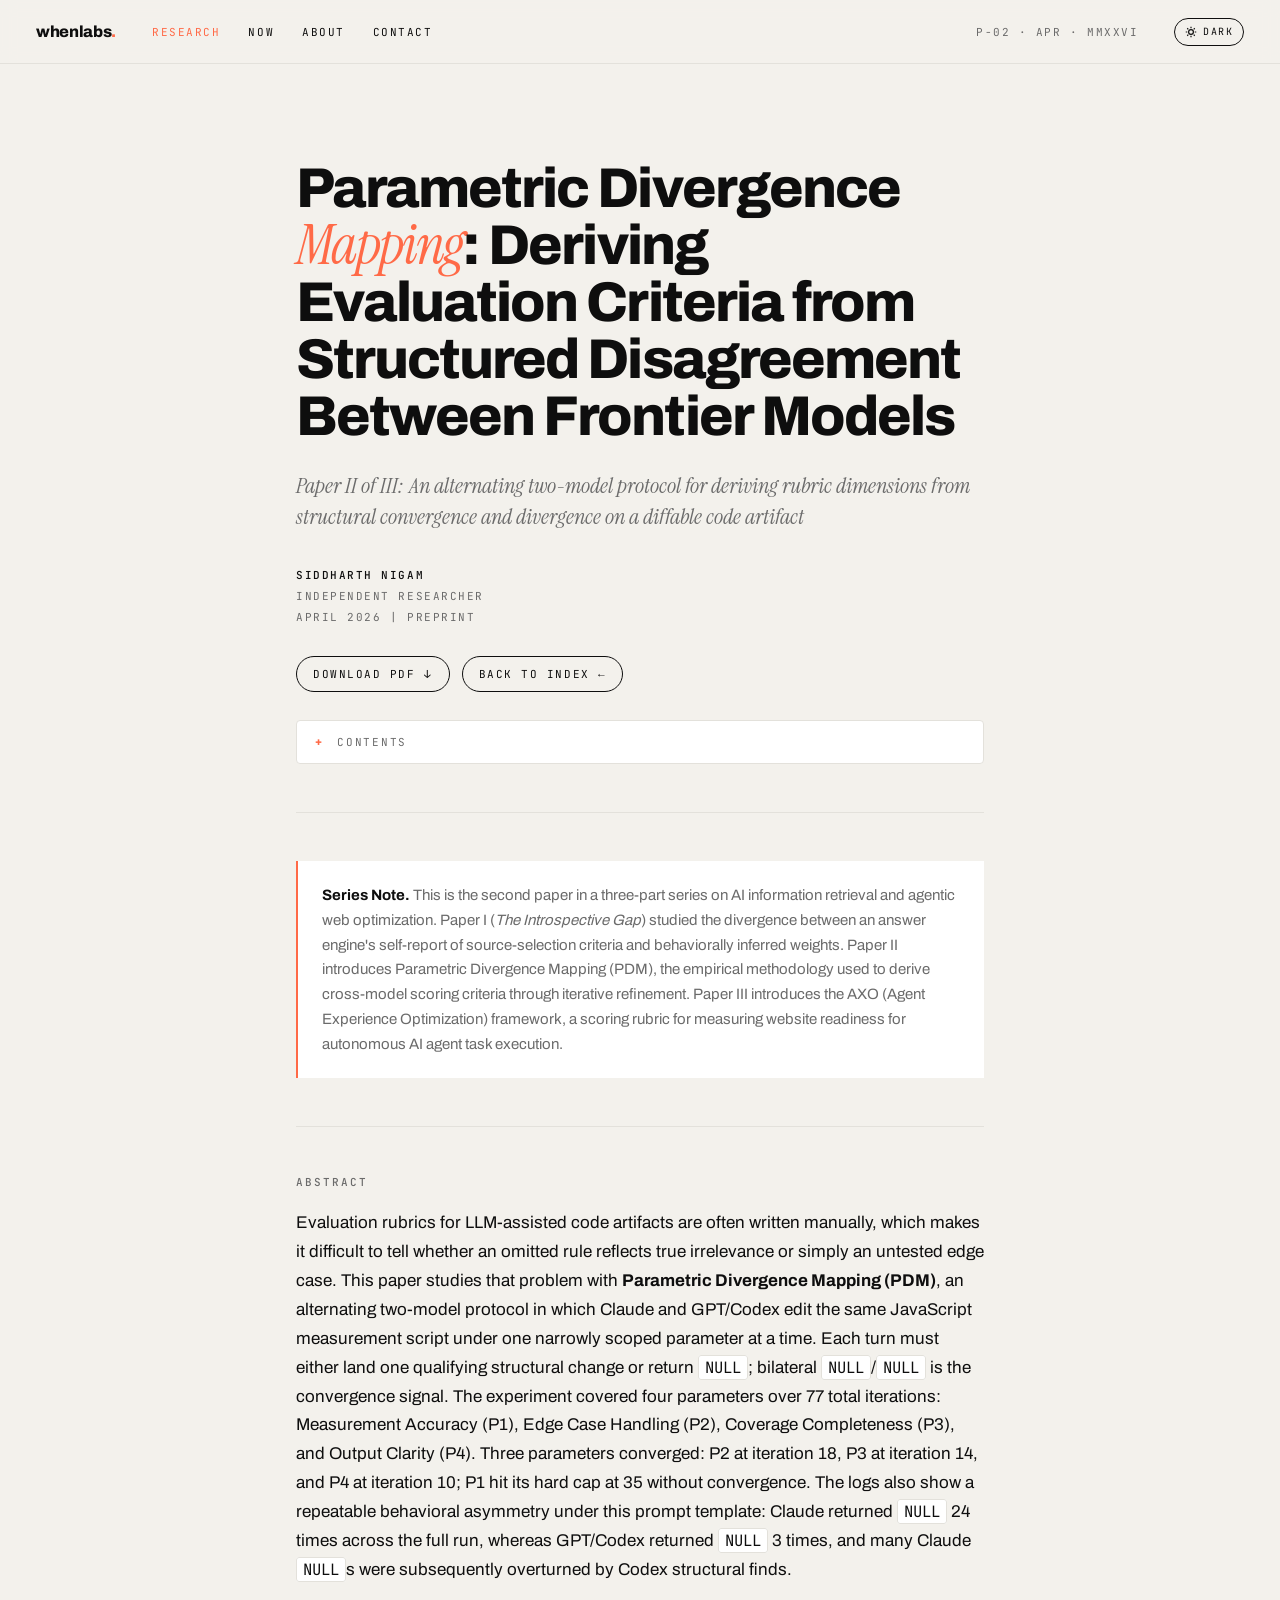
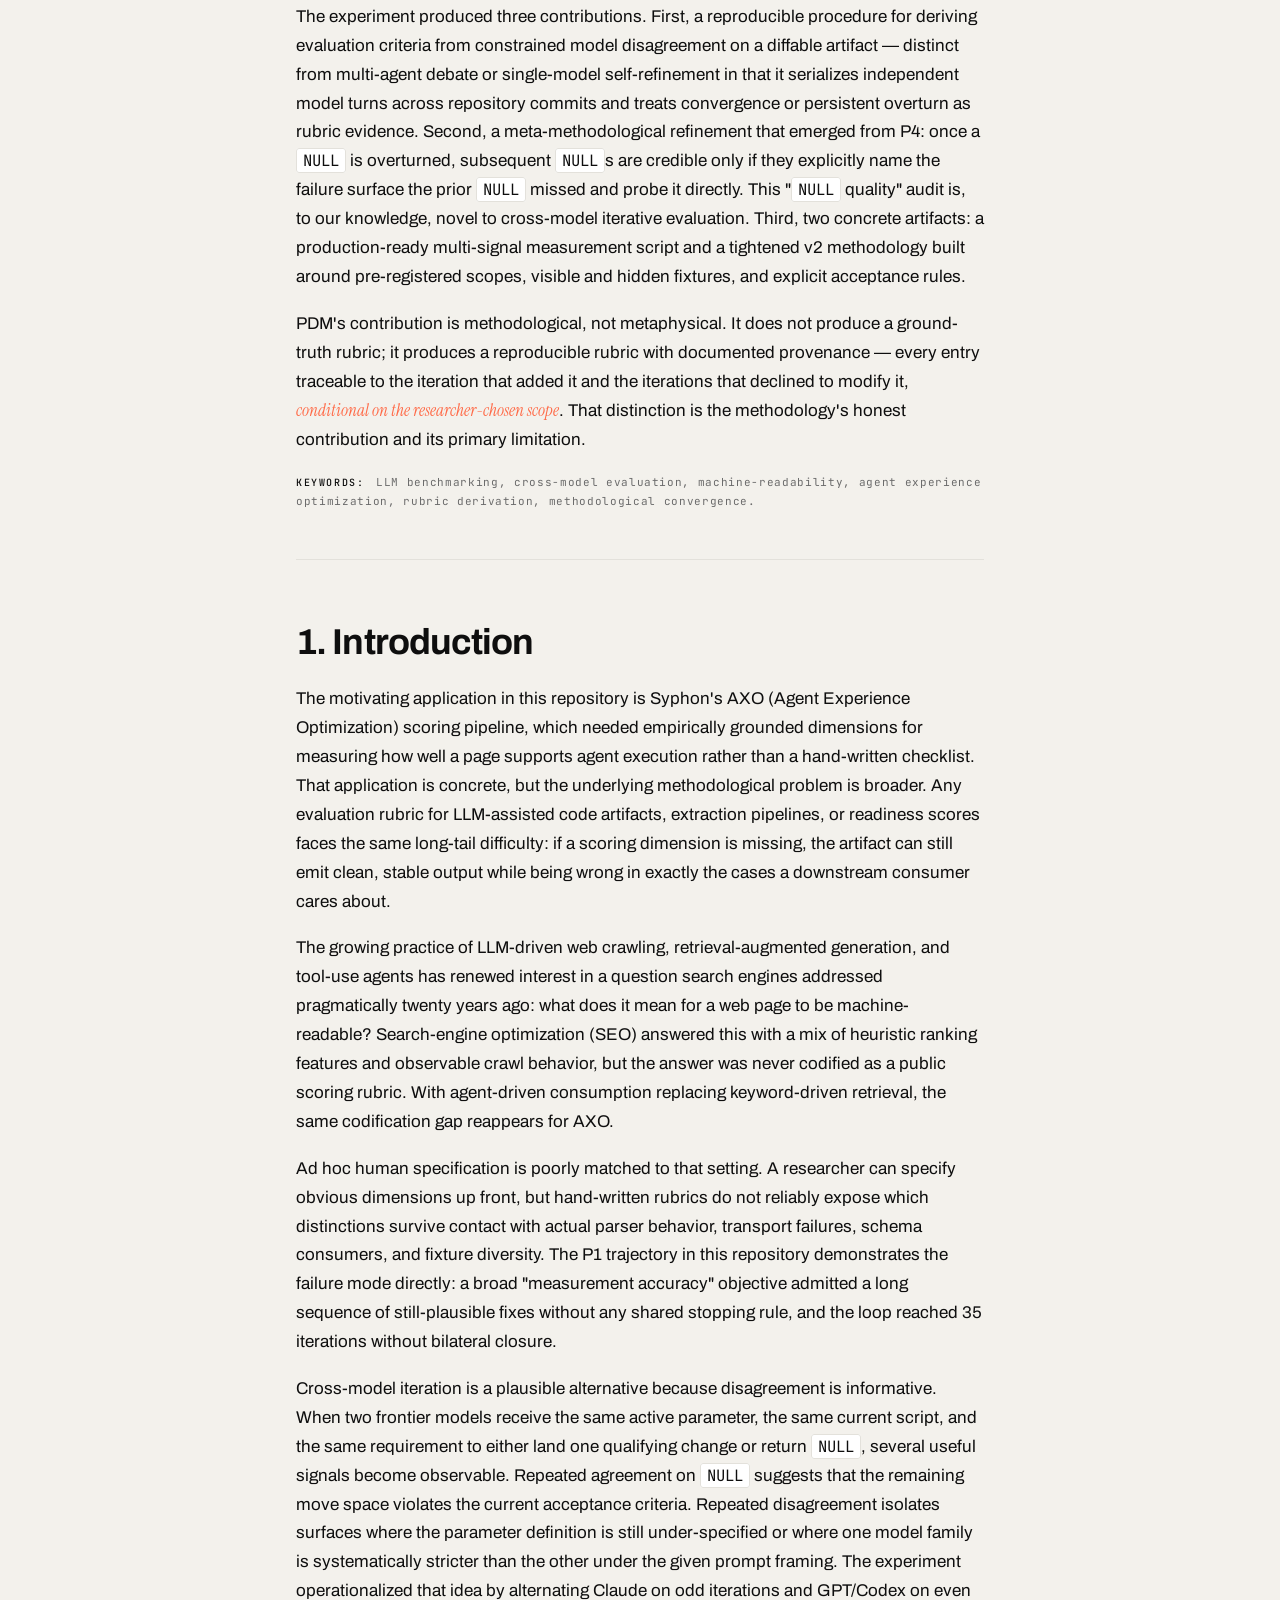
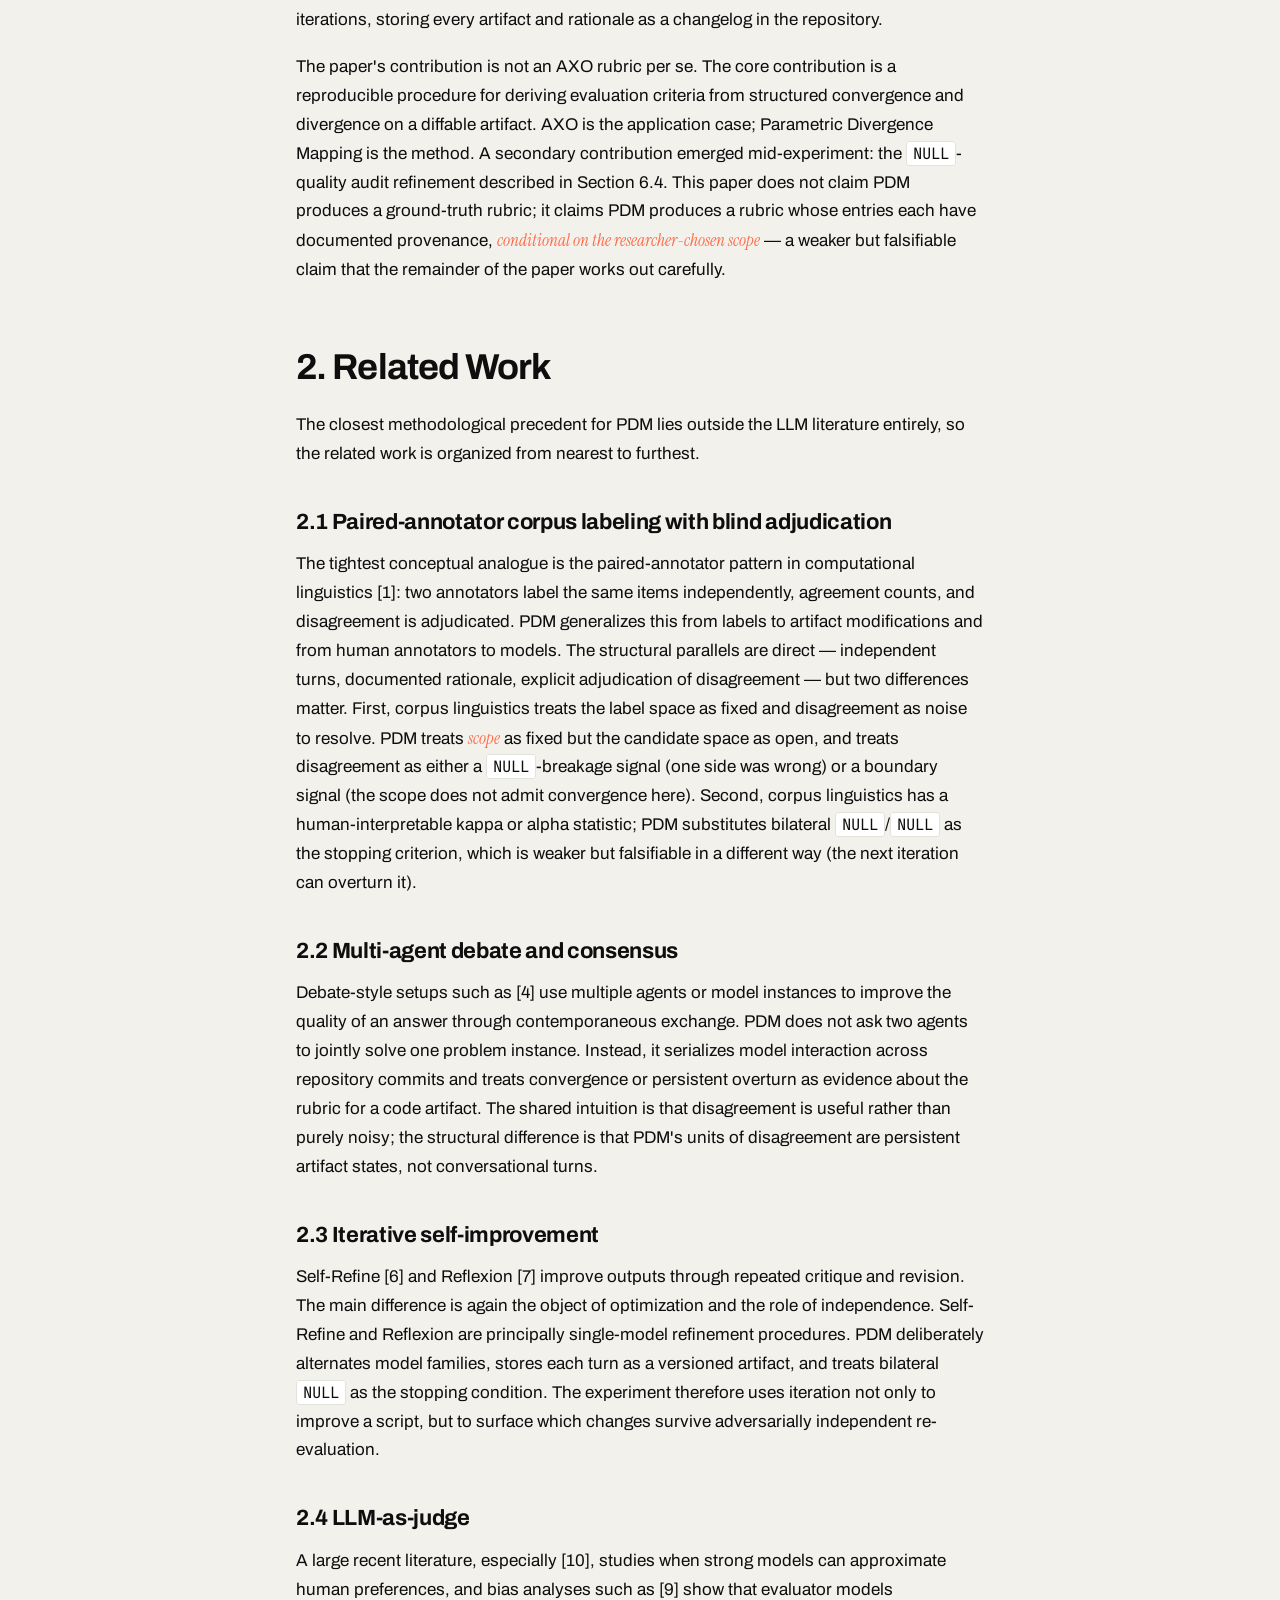
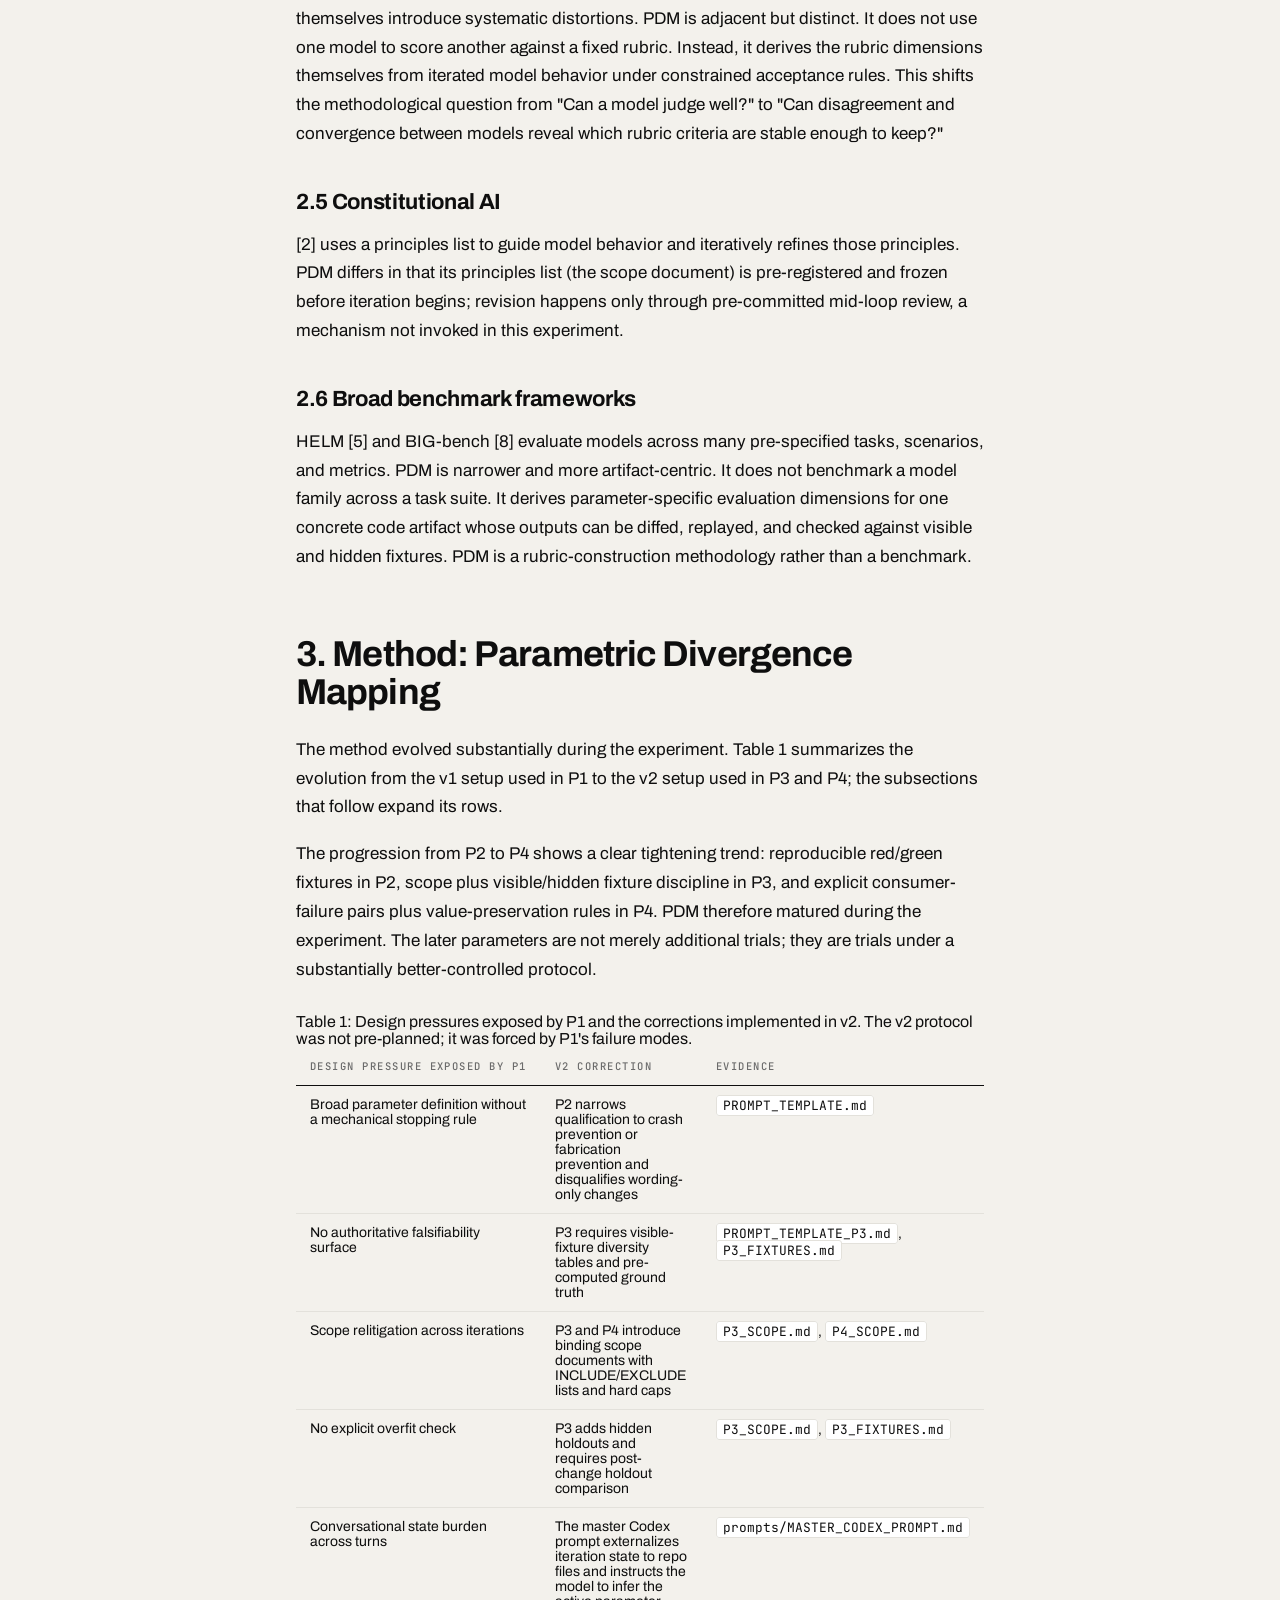
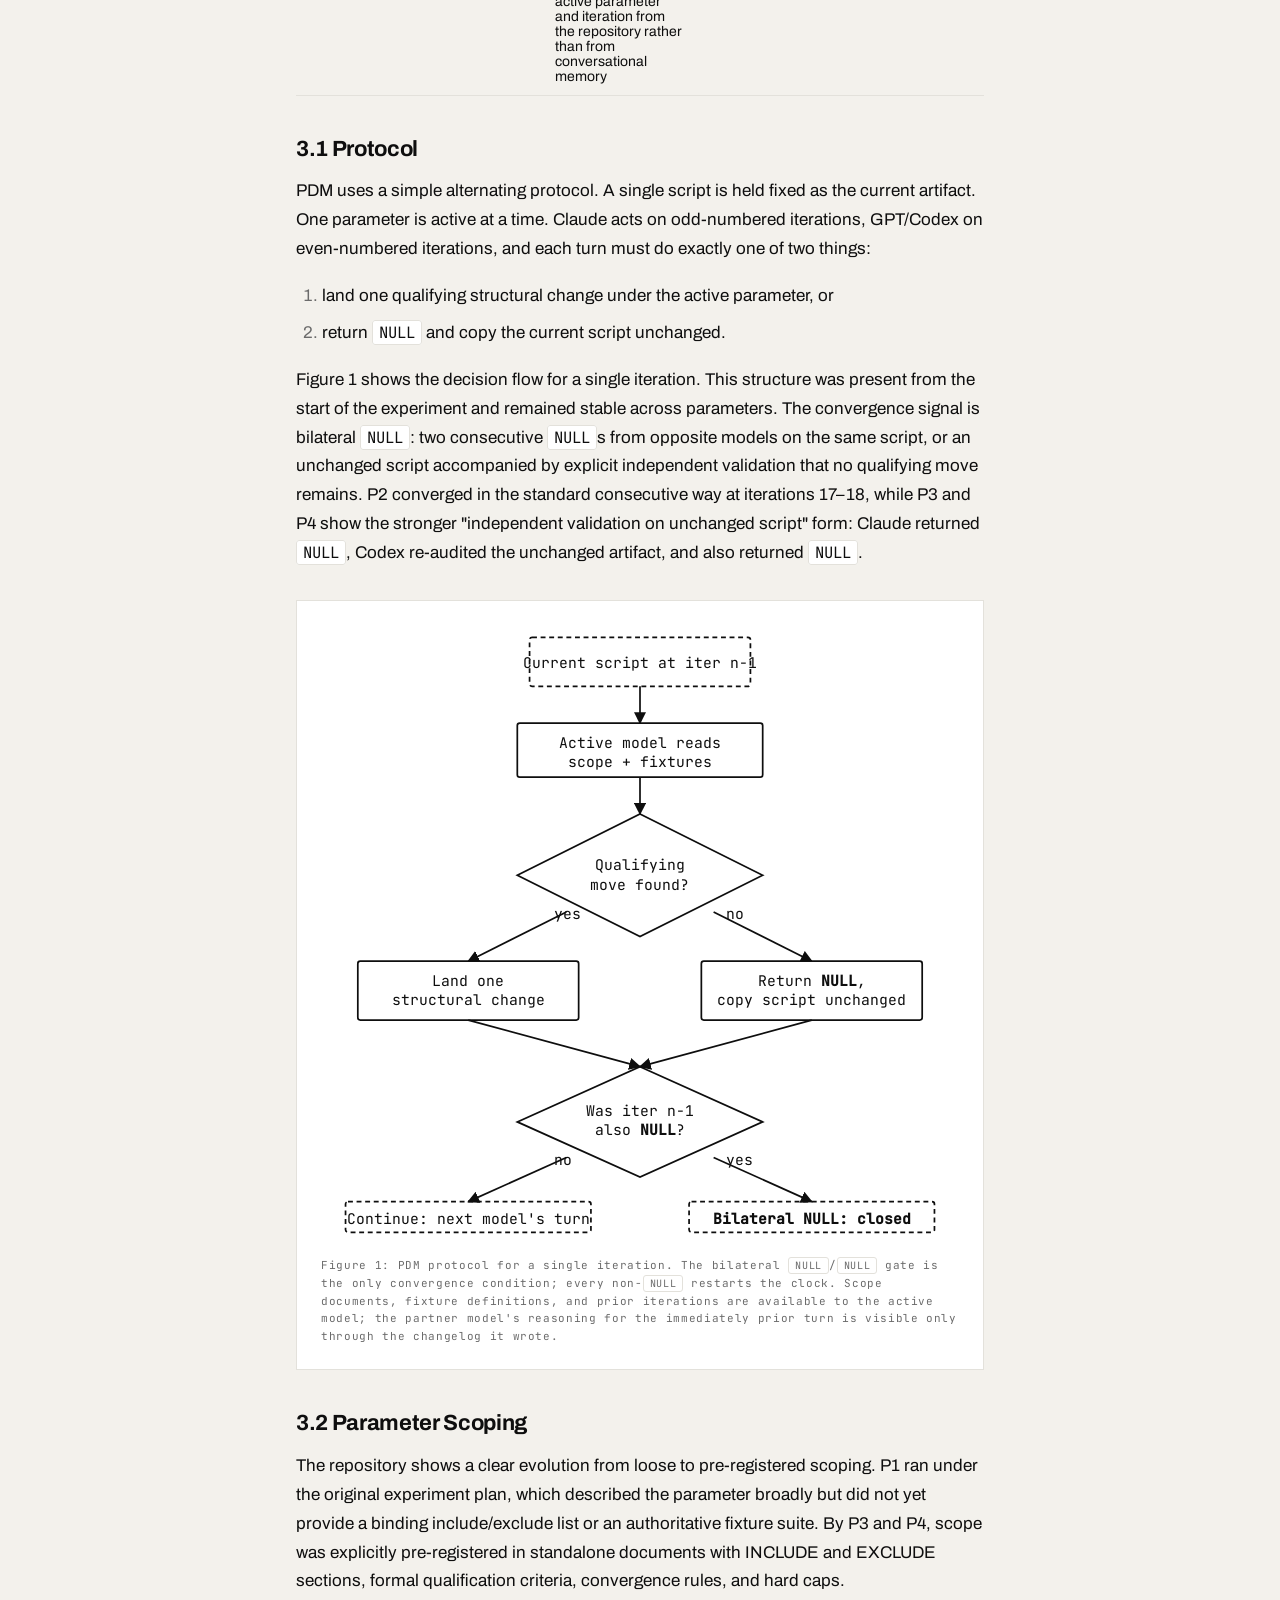
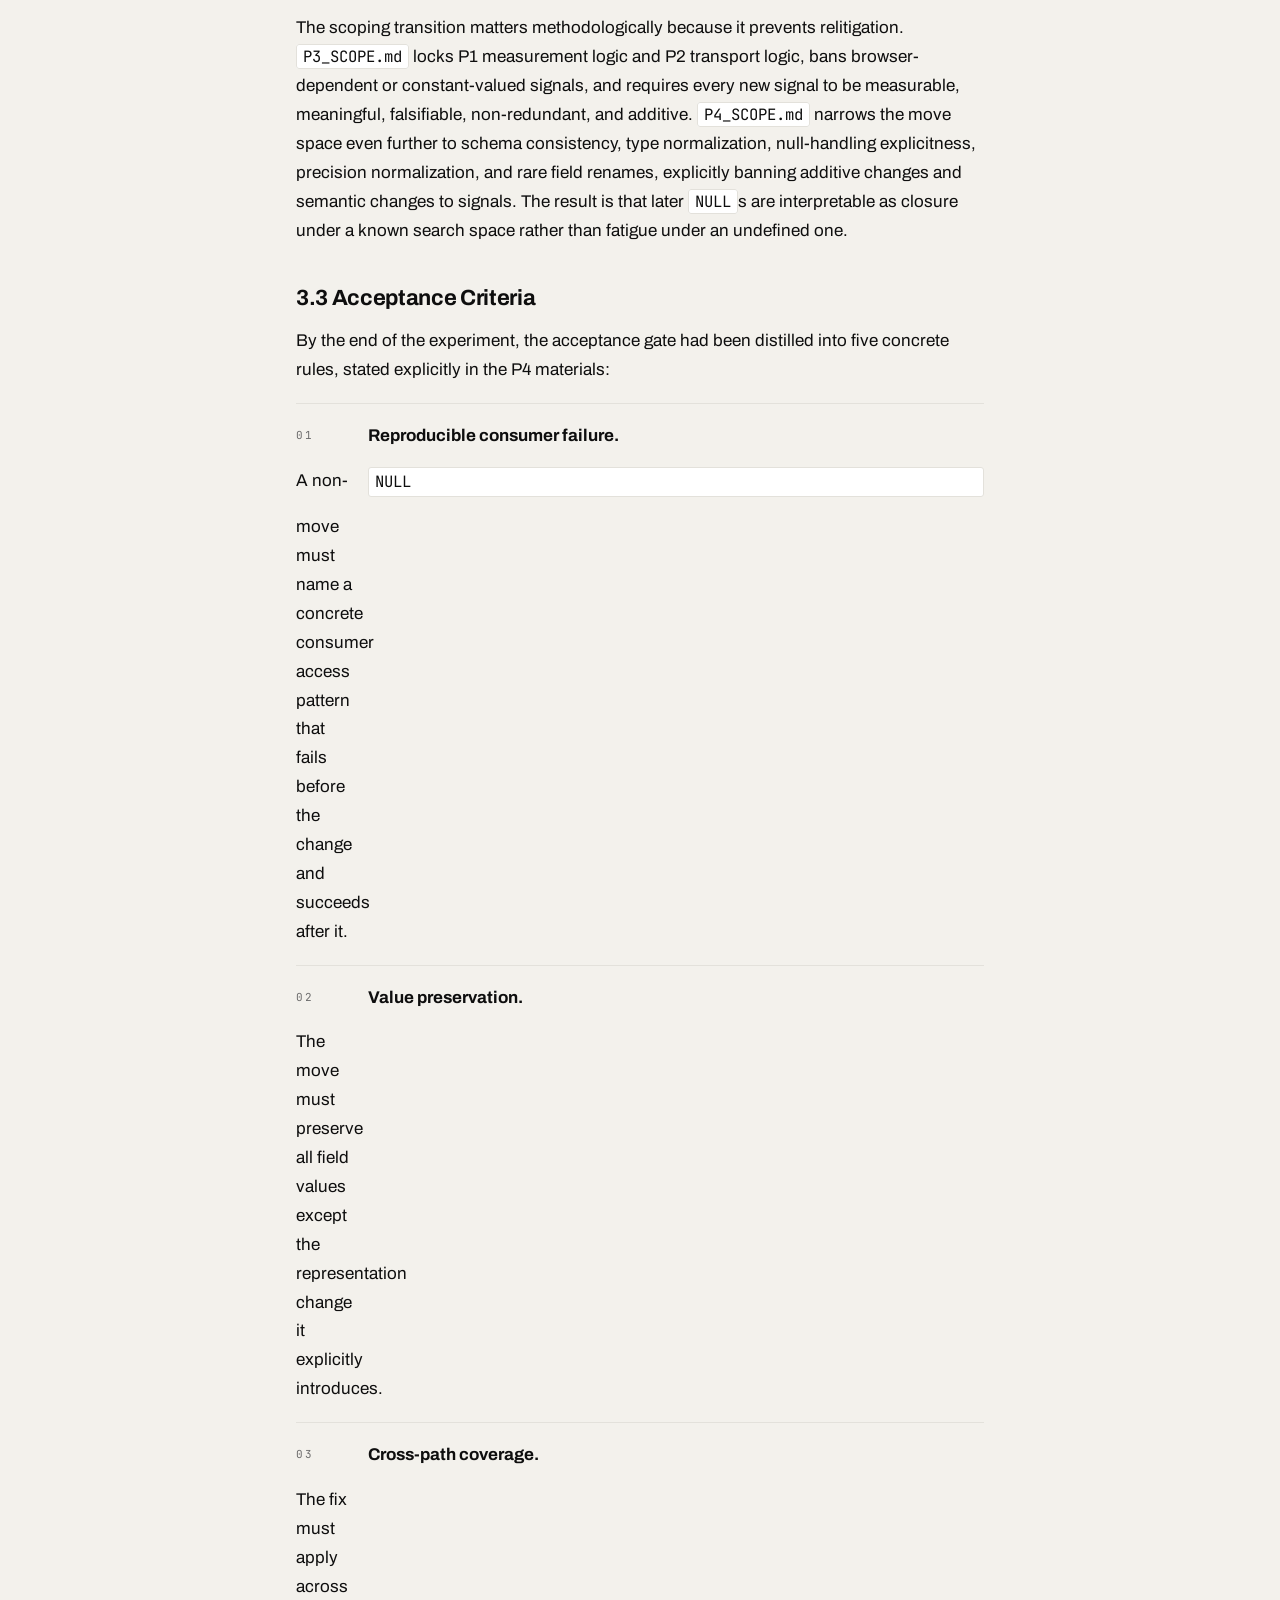
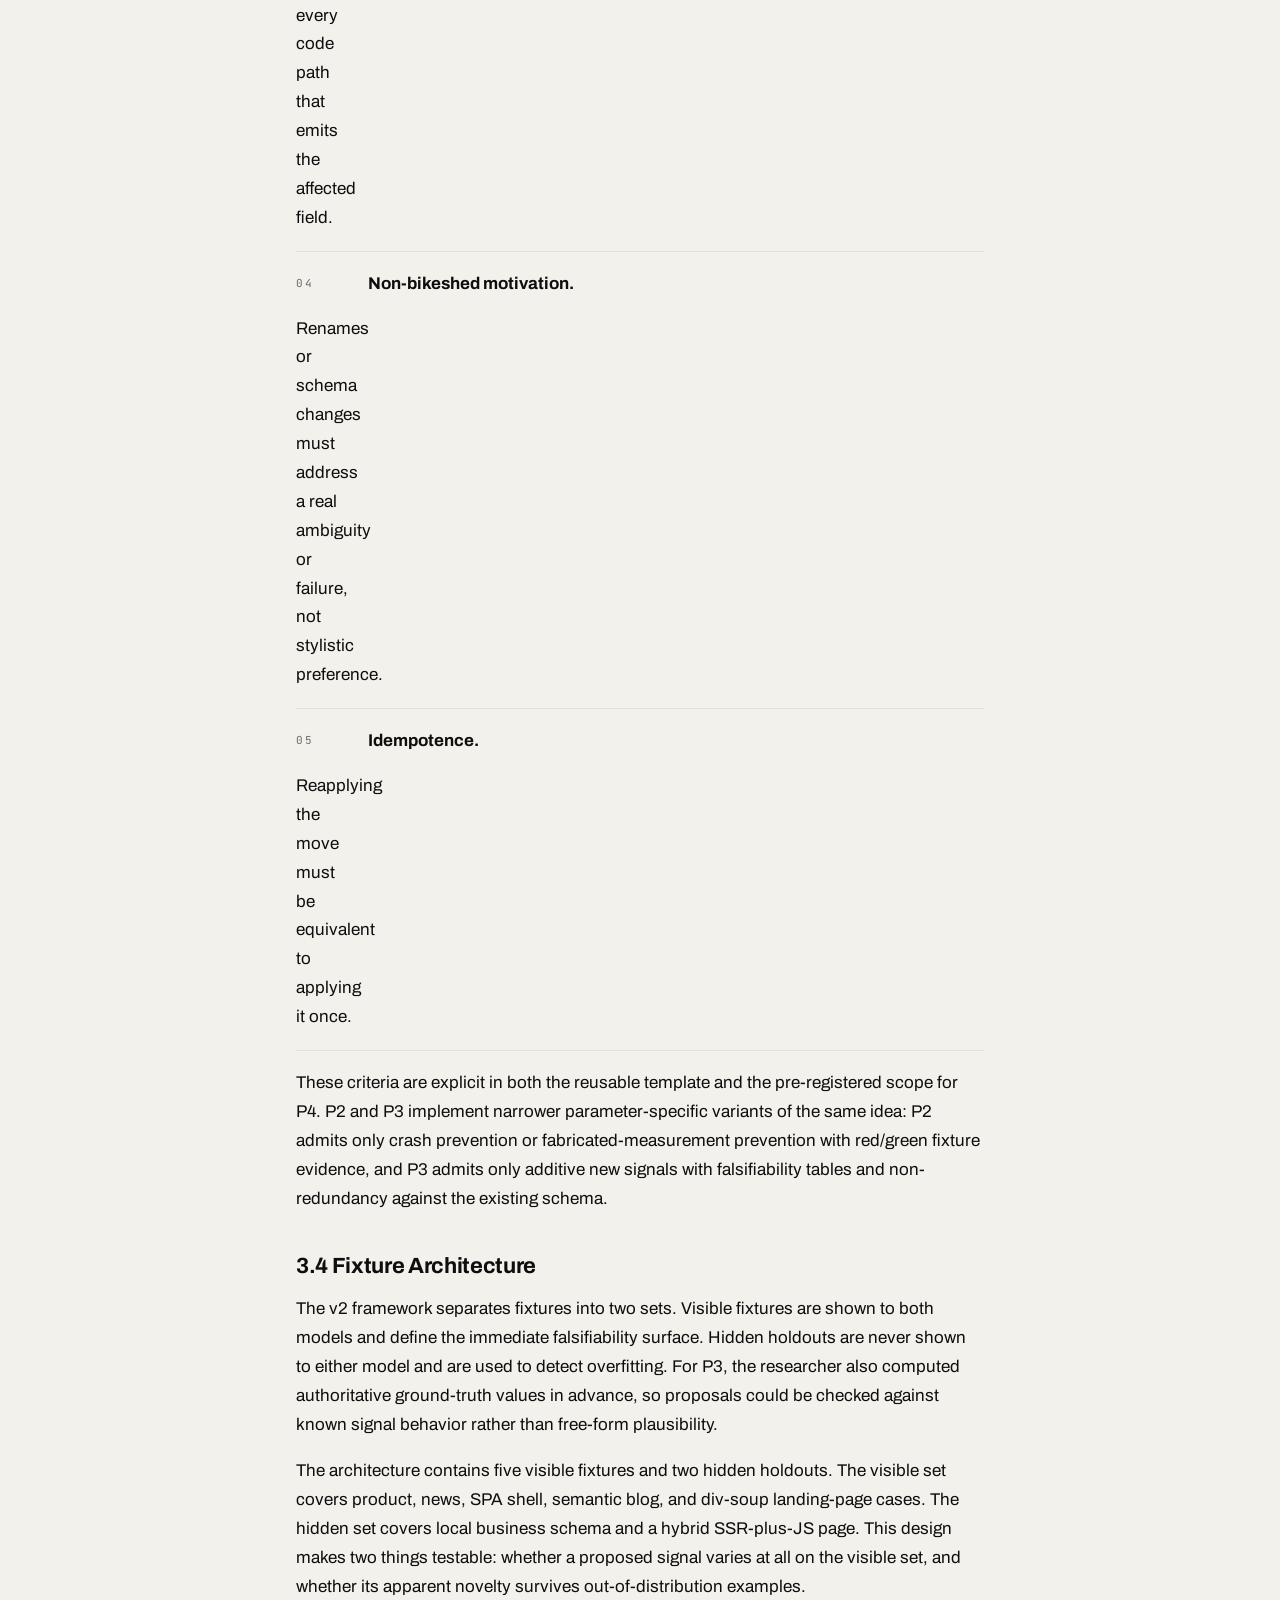
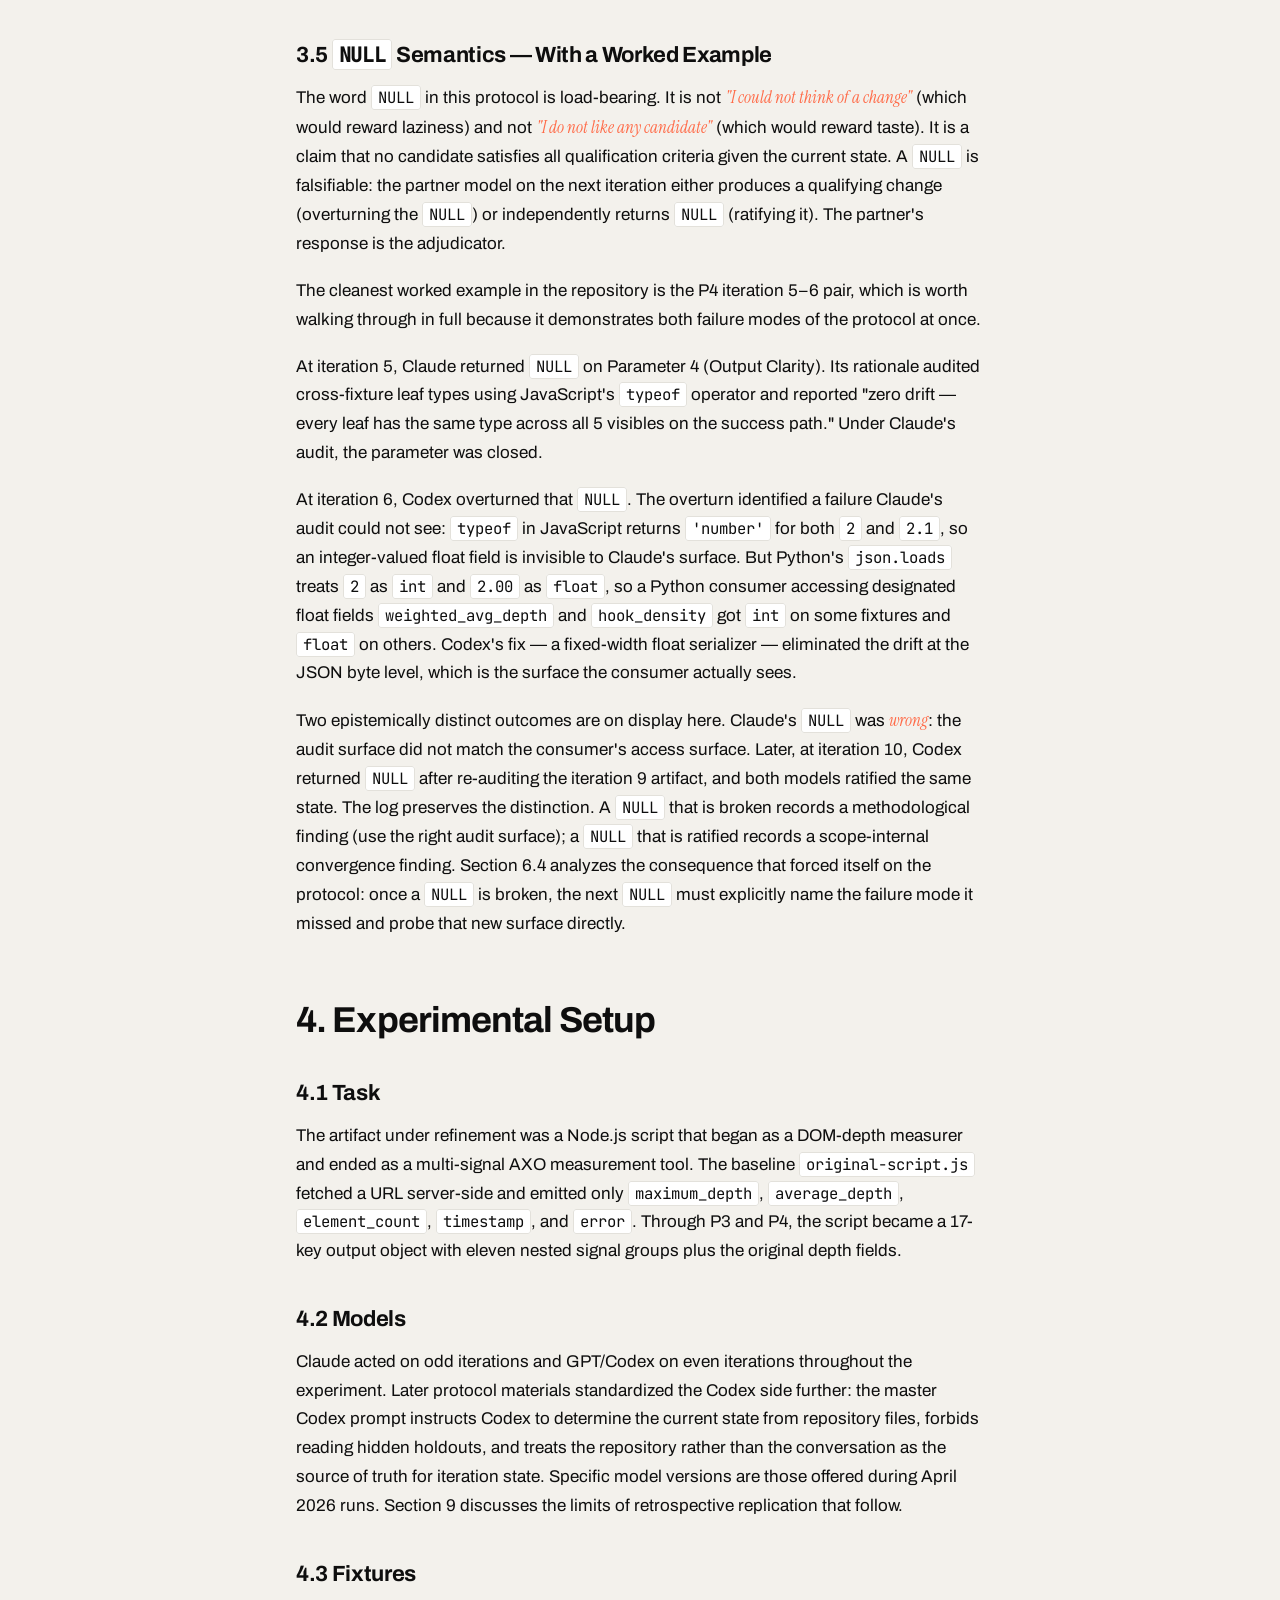
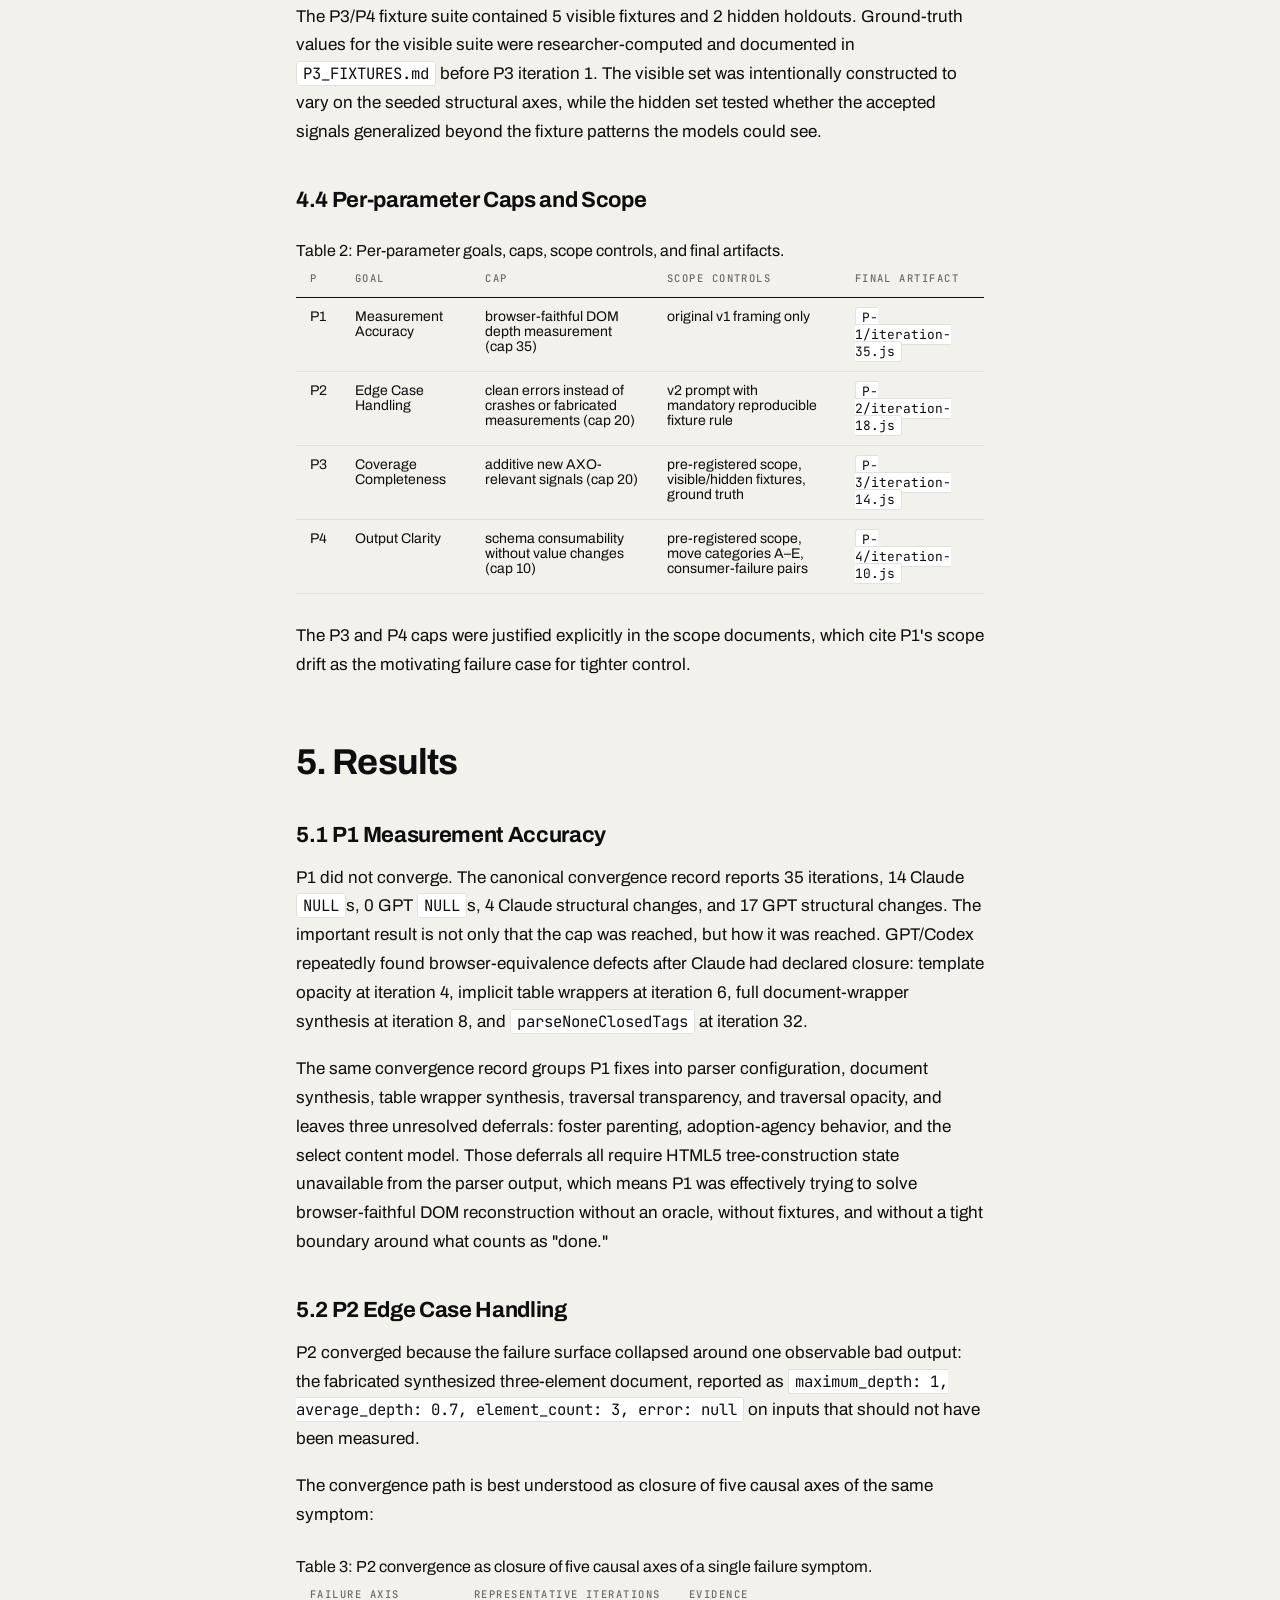
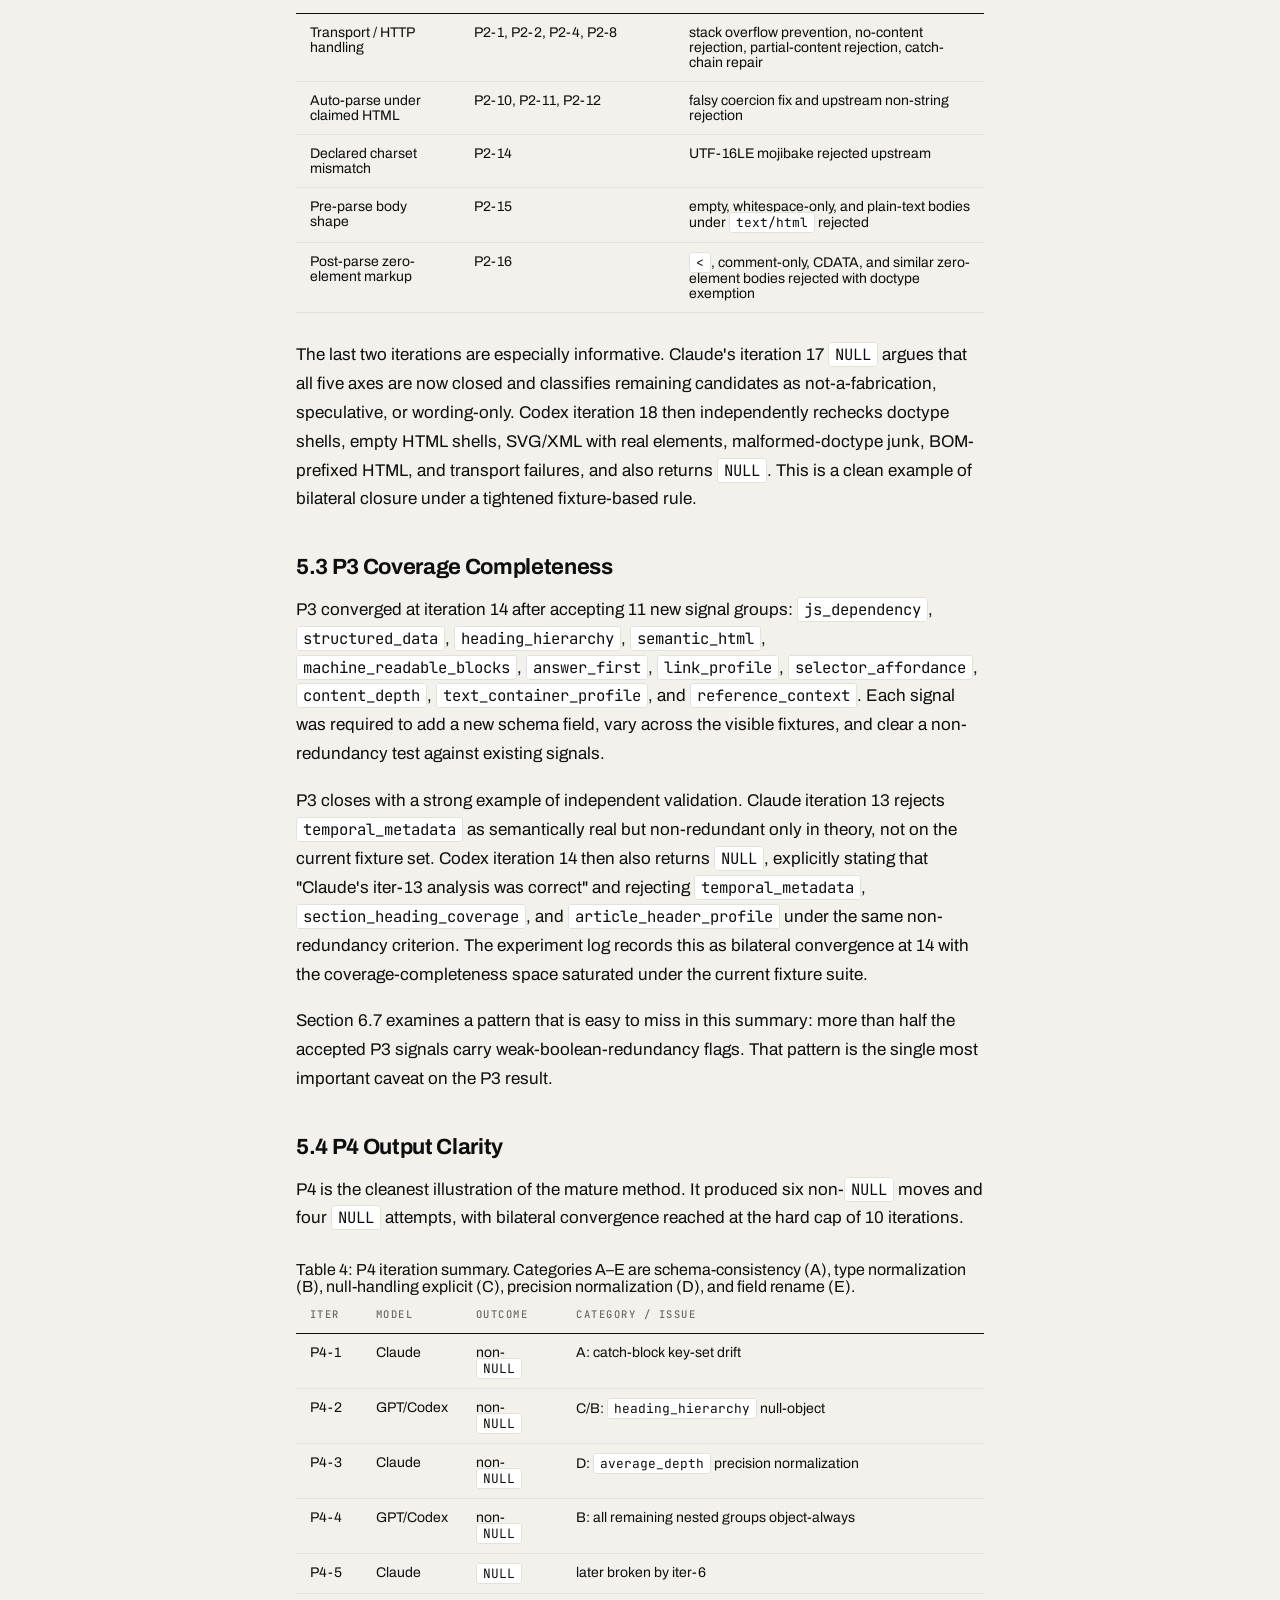
<file: research/parametric-divergence-mapping.html>
<!DOCTYPE html>
<html lang="en">
<head>
<meta charset="UTF-8">
<meta name="viewport" content="width=device-width, initial-scale=1.0">
<title>Parametric Divergence Mapping: Deriving Evaluation Criteria from Structured Disagreement Between Frontier Models</title>
<meta name="description" content="Paper II of III: An alternating two-model protocol for deriving rubric dimensions from structural convergence and divergence on a diffable code artifact. By Siddharth Nigam.">
<meta name="author" content="Siddharth Nigam">
<link rel="preload" as="font" type="font/woff2" href="/assets/fonts/archivo-400.woff2" crossorigin>
<link rel="stylesheet" href="/assets/site.css">
<script>
(function(){
  try{
    if (localStorage.getItem('wl-theme') === 'dark') document.documentElement.setAttribute('data-theme','dark');
  }catch(e){}
})();
</script>
</head>
<body>
<a class="skip-link" href="#main">Skip to content</a>

<nav class="nav">
  <a class="mark" href="../index.html">whenlabs<span class="d">.</span></a>
  <div class="links">
    <a href="./" class="current">Research</a>
    <a href="../index.html#now">Now</a>
    <a href="../index.html#about">About</a>
    <a href="mailto:siddharth@whenlabs.org">Contact</a>
  </div>
  <span class="spacer"></span>
  <span class="meta">P-02 · APR · MMXXVI</span>
  <button class="theme-toggle" id="theme-toggle" type="button" aria-label="Toggle dark mode">
    <svg class="icon" viewBox="0 0 16 16" fill="none" stroke="currentColor" stroke-width="1.6"><circle cx="8" cy="8" r="3.2"/><path d="M8 1v2M8 13v2M1 8h2M13 8h2M3 3l1.4 1.4M11.6 11.6L13 13M3 13l1.4-1.4M11.6 4.4L13 3"/></svg>
    <span id="theme-label">DARK</span>
  </button>
  <button class="nav-toggle" id="nav-toggle" type="button" aria-label="Open menu" aria-expanded="false" aria-controls="nav-drawer">
    <span class="bars" aria-hidden="true"><span></span><span></span><span></span></span>
  </button>
</nav>

<div class="nav-drawer" id="nav-drawer" role="dialog" aria-modal="true" aria-label="Site navigation" hidden>
  <div class="nav-drawer-panel">
    <div class="nav-drawer-head">
      <a class="mark" href="/">whenlabs<span class="d">.</span></a>
      <button class="nav-drawer-close" type="button" aria-label="Close menu">
        <svg viewBox="0 0 12 12" fill="none" stroke="currentColor" stroke-width="1.6" aria-hidden="true"><path d="M2 2 L10 10 M10 2 L2 10"/></svg>
      </button>
    </div>
    <nav class="nav-drawer-links" aria-label="Mobile primary">
      <a href="/index.html#workshop">Workshop</a>
      <a href="/research/">Research</a>
      <a href="/index.html#now">Now</a>
      <a href="/index.html#about">About</a>
      <a href="/blog/">Blog</a>
      <a href="/dashboard/">Dashboard</a>
      <a href="mailto:siddharth@whenlabs.org">Contact</a>
    </nav>
    <p class="nav-drawer-meta">whenlabs · open for collab</p>
  </div>
</div>

<article id="main">

<!-- Title Block -->
<h1 class="paper-title">Parametric Divergence <em>Mapping</em>: Deriving Evaluation Criteria from Structured Disagreement Between Frontier Models</h1>
<div class="paper-subtitle">Paper II of III: An alternating two-model protocol for deriving rubric dimensions from structural convergence and divergence on a diffable code artifact</div>
<div class="paper-meta"><strong>Siddharth Nigam</strong></div>
<div class="paper-meta">Independent Researcher</div>
<div class="paper-meta">April 2026 | Preprint</div>

<div class="paper-actions">
  <a href="parametric-divergence-mapping.pdf" download>Download PDF ↓</a>
  <a href="./">Back to index ←</a>
</div>

<hr class="paper-rule">

<!-- Series Note -->
<div class="series-note">
  <strong>Series Note.</strong> This is the second paper in a three-part series on AI information retrieval and agentic web optimization. Paper I (<em>The Introspective Gap</em>) studied the divergence between an answer engine's self-report of source-selection criteria and behaviorally inferred weights. Paper II introduces Parametric Divergence Mapping (PDM), the empirical methodology used to derive cross-model scoring criteria through iterative refinement. Paper III introduces the AXO (Agent Experience Optimization) framework, a scoring rubric for measuring website readiness for autonomous AI agent task execution.
</div>

<hr class="paper-rule">

<!-- Abstract -->
<div class="abstract">
  <h2>Abstract</h2>
  <p>Evaluation rubrics for LLM-assisted code artifacts are often written manually, which makes it difficult to tell whether an omitted rule reflects true irrelevance or simply an untested edge case. This paper studies that problem with <strong>Parametric Divergence Mapping (PDM)</strong>, an alternating two-model protocol in which Claude and GPT/Codex edit the same JavaScript measurement script under one narrowly scoped parameter at a time. Each turn must either land one qualifying structural change or return <code>NULL</code>; bilateral <code>NULL</code>/<code>NULL</code> is the convergence signal. The experiment covered four parameters over 77 total iterations: Measurement Accuracy (P1), Edge Case Handling (P2), Coverage Completeness (P3), and Output Clarity (P4). Three parameters converged: P2 at iteration 18, P3 at iteration 14, and P4 at iteration 10; P1 hit its hard cap at 35 without convergence. The logs also show a repeatable behavioral asymmetry under this prompt template: Claude returned <code>NULL</code> 24 times across the full run, whereas GPT/Codex returned <code>NULL</code> 3 times, and many Claude <code>NULL</code>s were subsequently overturned by Codex structural finds.</p>
  <p>The experiment produced three contributions. First, a reproducible procedure for deriving evaluation criteria from constrained model disagreement on a diffable artifact &mdash; distinct from multi-agent debate or single-model self-refinement in that it serializes independent model turns across repository commits and treats convergence or persistent overturn as rubric evidence. Second, a meta-methodological refinement that emerged from P4: once a <code>NULL</code> is overturned, subsequent <code>NULL</code>s are credible only if they explicitly name the failure surface the prior <code>NULL</code> missed and probe it directly. This "<code>NULL</code> quality" audit is, to our knowledge, novel to cross-model iterative evaluation. Third, two concrete artifacts: a production-ready multi-signal measurement script and a tightened v2 methodology built around pre-registered scopes, visible and hidden fixtures, and explicit acceptance rules.</p>
  <p>PDM's contribution is methodological, not metaphysical. It does not produce a ground-truth rubric; it produces a reproducible rubric with documented provenance &mdash; every entry traceable to the iteration that added it and the iterations that declined to modify it, <em>conditional on the researcher-chosen scope</em>. That distinction is the methodology's honest contribution and its primary limitation.</p>
  <div class="keywords"><strong>Keywords:</strong> LLM benchmarking, cross-model evaluation, machine-readability, agent experience optimization, rubric derivation, methodological convergence.</div>
</div>

<hr class="paper-rule">

<!-- 1. Introduction -->
<h2 class="section-heading">1. Introduction</h2>

<p>The motivating application in this repository is Syphon's AXO (Agent Experience Optimization) scoring pipeline, which needed empirically grounded dimensions for measuring how well a page supports agent execution rather than a hand-written checklist. That application is concrete, but the underlying methodological problem is broader. Any evaluation rubric for LLM-assisted code artifacts, extraction pipelines, or readiness scores faces the same long-tail difficulty: if a scoring dimension is missing, the artifact can still emit clean, stable output while being wrong in exactly the cases a downstream consumer cares about.</p>

<p>The growing practice of LLM-driven web crawling, retrieval-augmented generation, and tool-use agents has renewed interest in a question search engines addressed pragmatically twenty years ago: what does it mean for a web page to be machine-readable? Search-engine optimization (SEO) answered this with a mix of heuristic ranking features and observable crawl behavior, but the answer was never codified as a public scoring rubric. With agent-driven consumption replacing keyword-driven retrieval, the same codification gap reappears for AXO.</p>

<p>Ad hoc human specification is poorly matched to that setting. A researcher can specify obvious dimensions up front, but hand-written rubrics do not reliably expose which distinctions survive contact with actual parser behavior, transport failures, schema consumers, and fixture diversity. The P1 trajectory in this repository demonstrates the failure mode directly: a broad "measurement accuracy" objective admitted a long sequence of still-plausible fixes without any shared stopping rule, and the loop reached 35 iterations without bilateral closure.</p>

<p>Cross-model iteration is a plausible alternative because disagreement is informative. When two frontier models receive the same active parameter, the same current script, and the same requirement to either land one qualifying change or return <code>NULL</code>, several useful signals become observable. Repeated agreement on <code>NULL</code> suggests that the remaining move space violates the current acceptance criteria. Repeated disagreement isolates surfaces where the parameter definition is still under-specified or where one model family is systematically stricter than the other under the given prompt framing. The experiment operationalized that idea by alternating Claude on odd iterations and GPT/Codex on even iterations, storing every artifact and rationale as a changelog in the repository.</p>

<p>The paper's contribution is not an AXO rubric per se. The core contribution is a reproducible procedure for deriving evaluation criteria from structured convergence and divergence on a diffable artifact. AXO is the application case; Parametric Divergence Mapping is the method. A secondary contribution emerged mid-experiment: the <code>NULL</code>-quality audit refinement described in Section 6.4. This paper does not claim PDM produces a ground-truth rubric; it claims PDM produces a rubric whose entries each have documented provenance, <em>conditional on the researcher-chosen scope</em> &mdash; a weaker but falsifiable claim that the remainder of the paper works out carefully.</p>

<!-- 2. Related Work -->
<h2 class="section-heading">2. Related Work</h2>

<p>The closest methodological precedent for PDM lies outside the LLM literature entirely, so the related work is organized from nearest to furthest.</p>

<h3 class="subsection-heading">2.1 Paired-annotator corpus labeling with blind adjudication</h3>

<p>The tightest conceptual analogue is the paired-annotator pattern in computational linguistics [1]: two annotators label the same items independently, agreement counts, and disagreement is adjudicated. PDM generalizes this from labels to artifact modifications and from human annotators to models. The structural parallels are direct &mdash; independent turns, documented rationale, explicit adjudication of disagreement &mdash; but two differences matter. First, corpus linguistics treats the label space as fixed and disagreement as noise to resolve. PDM treats <em>scope</em> as fixed but the candidate space as open, and treats disagreement as either a <code>NULL</code>-breakage signal (one side was wrong) or a boundary signal (the scope does not admit convergence here). Second, corpus linguistics has a human-interpretable kappa or alpha statistic; PDM substitutes bilateral <code>NULL</code>/<code>NULL</code> as the stopping criterion, which is weaker but falsifiable in a different way (the next iteration can overturn it).</p>

<h3 class="subsection-heading">2.2 Multi-agent debate and consensus</h3>

<p>Debate-style setups such as [4] use multiple agents or model instances to improve the quality of an answer through contemporaneous exchange. PDM does not ask two agents to jointly solve one problem instance. Instead, it serializes model interaction across repository commits and treats convergence or persistent overturn as evidence about the rubric for a code artifact. The shared intuition is that disagreement is useful rather than purely noisy; the structural difference is that PDM's units of disagreement are persistent artifact states, not conversational turns.</p>

<h3 class="subsection-heading">2.3 Iterative self-improvement</h3>

<p>Self-Refine [6] and Reflexion [7] improve outputs through repeated critique and revision. The main difference is again the object of optimization and the role of independence. Self-Refine and Reflexion are principally single-model refinement procedures. PDM deliberately alternates model families, stores each turn as a versioned artifact, and treats bilateral <code>NULL</code> as the stopping condition. The experiment therefore uses iteration not only to improve a script, but to surface which changes survive adversarially independent re-evaluation.</p>

<h3 class="subsection-heading">2.4 LLM-as-judge</h3>

<p>A large recent literature, especially [10], studies when strong models can approximate human preferences, and bias analyses such as [9] show that evaluator models themselves introduce systematic distortions. PDM is adjacent but distinct. It does not use one model to score another against a fixed rubric. Instead, it derives the rubric dimensions themselves from iterated model behavior under constrained acceptance rules. This shifts the methodological question from "Can a model judge well?" to "Can disagreement and convergence between models reveal which rubric criteria are stable enough to keep?"</p>

<h3 class="subsection-heading">2.5 Constitutional AI</h3>

<p>[2] uses a principles list to guide model behavior and iteratively refines those principles. PDM differs in that its principles list (the scope document) is pre-registered and frozen before iteration begins; revision happens only through pre-committed mid-loop review, a mechanism not invoked in this experiment.</p>

<h3 class="subsection-heading">2.6 Broad benchmark frameworks</h3>

<p>HELM [5] and BIG-bench [8] evaluate models across many pre-specified tasks, scenarios, and metrics. PDM is narrower and more artifact-centric. It does not benchmark a model family across a task suite. It derives parameter-specific evaluation dimensions for one concrete code artifact whose outputs can be diffed, replayed, and checked against visible and hidden fixtures. PDM is a rubric-construction methodology rather than a benchmark.</p>

<!-- 3. Method -->
<h2 class="section-heading">3. Method: Parametric Divergence Mapping</h2>

<p>The method evolved substantially during the experiment. Table 1 summarizes the evolution from the v1 setup used in P1 to the v2 setup used in P3 and P4; the subsections that follow expand its rows.</p>

<p>The progression from P2 to P4 shows a clear tightening trend: reproducible red/green fixtures in P2, scope plus visible/hidden fixture discipline in P3, and explicit consumer-failure pairs plus value-preservation rules in P4. PDM therefore matured during the experiment. The later parameters are not merely additional trials; they are trials under a substantially better-controlled protocol.</p>

<div class="table-wrapper">
<caption>Table 1: Design pressures exposed by P1 and the corrections implemented in v2. The v2 protocol was not pre-planned; it was forced by P1's failure modes.</caption>
<table>
<thead><tr><th>Design pressure exposed by P1</th><th>v2 correction</th><th>Evidence</th></tr></thead>
<tbody>
<tr><td>Broad parameter definition without a mechanical stopping rule</td><td>P2 narrows qualification to crash prevention or fabrication prevention and disqualifies wording-only changes</td><td><code>PROMPT_TEMPLATE.md</code></td></tr>
<tr><td>No authoritative falsifiability surface</td><td>P3 requires visible-fixture diversity tables and pre-computed ground truth</td><td><code>PROMPT_TEMPLATE_P3.md</code>, <code>P3_FIXTURES.md</code></td></tr>
<tr><td>Scope relitigation across iterations</td><td>P3 and P4 introduce binding scope documents with INCLUDE/EXCLUDE lists and hard caps</td><td><code>P3_SCOPE.md</code>, <code>P4_SCOPE.md</code></td></tr>
<tr><td>No explicit overfit check</td><td>P3 adds hidden holdouts and requires post-change holdout comparison</td><td><code>P3_SCOPE.md</code>, <code>P3_FIXTURES.md</code></td></tr>
<tr><td>Conversational state burden across turns</td><td>The master Codex prompt externalizes iteration state to repo files and instructs the model to infer the active parameter and iteration from the repository rather than from conversational memory</td><td><code>prompts/MASTER_CODEX_PROMPT.md</code></td></tr>
</tbody>
</table>
</div>

<h3 class="subsection-heading">3.1 Protocol</h3>

<p>PDM uses a simple alternating protocol. A single script is held fixed as the current artifact. One parameter is active at a time. Claude acts on odd-numbered iterations, GPT/Codex on even-numbered iterations, and each turn must do exactly one of two things:</p>

<ol>
<li>land one qualifying structural change under the active parameter, or</li>
<li>return <code>NULL</code> and copy the current script unchanged.</li>
</ol>

<p>Figure 1 shows the decision flow for a single iteration. This structure was present from the start of the experiment and remained stable across parameters. The convergence signal is bilateral <code>NULL</code>: two consecutive <code>NULL</code>s from opposite models on the same script, or an unchanged script accompanied by explicit independent validation that no qualifying move remains. P2 converged in the standard consecutive way at iterations 17&ndash;18, while P3 and P4 show the stronger "independent validation on unchanged script" form: Claude returned <code>NULL</code>, Codex re-audited the unchanged artifact, and also returned <code>NULL</code>.</p>

<figure class="figure">
<svg viewBox="0 0 520 500" xmlns="http://www.w3.org/2000/svg" role="img" aria-label="PDM protocol flow diagram">
  <defs>
    <marker id="arr" viewBox="0 0 10 10" refX="9" refY="5" markerWidth="7" markerHeight="7" orient="auto">
      <path d="M0,0 L10,5 L0,10 z" fill="currentColor"/>
    </marker>
  </defs>
  <g fill="none" stroke="currentColor" stroke-width="1.4" font-family="JetBrains Mono, ui-monospace, Menlo, monospace" font-size="12" color="currentColor">
    <!-- Top: Current script -->
    <rect x="170" y="10" width="180" height="40" rx="2" stroke-dasharray="4 3"/>
    <text x="260" y="35" text-anchor="middle" fill="currentColor" stroke="none">Current script at iter n&minus;1</text>
    <line x1="260" y1="50" x2="260" y2="80" marker-end="url(#arr)"/>

    <!-- Reads scope + fixtures -->
    <rect x="160" y="80" width="200" height="44" rx="2"/>
    <text x="260" y="100" text-anchor="middle" fill="currentColor" stroke="none">Active model reads</text>
    <text x="260" y="116" text-anchor="middle" fill="currentColor" stroke="none">scope + fixtures</text>
    <line x1="260" y1="124" x2="260" y2="154" marker-end="url(#arr)"/>

    <!-- Decision: qualifying move? -->
    <polygon points="260,154 360,204 260,254 160,204"/>
    <text x="260" y="200" text-anchor="middle" fill="currentColor" stroke="none">Qualifying</text>
    <text x="260" y="216" text-anchor="middle" fill="currentColor" stroke="none">move found?</text>

    <!-- yes -->
    <text x="190" y="240" fill="currentColor" stroke="none">yes</text>
    <line x1="200" y1="234" x2="120" y2="274" marker-end="url(#arr)"/>
    <rect x="30" y="274" width="180" height="48" rx="2"/>
    <text x="120" y="294" text-anchor="middle" fill="currentColor" stroke="none">Land one</text>
    <text x="120" y="310" text-anchor="middle" fill="currentColor" stroke="none">structural change</text>

    <!-- no -->
    <text x="330" y="240" fill="currentColor" stroke="none">no</text>
    <line x1="320" y1="234" x2="400" y2="274" marker-end="url(#arr)"/>
    <rect x="310" y="274" width="180" height="48" rx="2"/>
    <text x="400" y="294" text-anchor="middle" fill="currentColor" stroke="none">Return <tspan font-weight="700">NULL</tspan>,</text>
    <text x="400" y="310" text-anchor="middle" fill="currentColor" stroke="none">copy script unchanged</text>

    <!-- merge to lower diamond -->
    <line x1="120" y1="322" x2="260" y2="360" marker-end="url(#arr)"/>
    <line x1="400" y1="322" x2="260" y2="360" marker-end="url(#arr)"/>

    <!-- Decision: was n-1 also NULL? -->
    <polygon points="260,360 360,405 260,450 160,405"/>
    <text x="260" y="400" text-anchor="middle" fill="currentColor" stroke="none">Was iter n&minus;1</text>
    <text x="260" y="416" text-anchor="middle" fill="currentColor" stroke="none">also <tspan font-weight="700">NULL</tspan>?</text>

    <!-- no -->
    <text x="190" y="440" fill="currentColor" stroke="none">no</text>
    <line x1="200" y1="434" x2="120" y2="470" marker-end="url(#arr)"/>
    <rect x="20" y="470" width="200" height="25" rx="2" stroke-dasharray="4 3"/>
    <text x="120" y="488" text-anchor="middle" fill="currentColor" stroke="none">Continue: next model's turn</text>

    <!-- yes -->
    <text x="330" y="440" fill="currentColor" stroke="none">yes</text>
    <line x1="320" y1="434" x2="400" y2="470" marker-end="url(#arr)"/>
    <rect x="300" y="470" width="200" height="25" rx="2" stroke-dasharray="4 3"/>
    <text x="400" y="488" text-anchor="middle" fill="currentColor" stroke="none" font-weight="700">Bilateral NULL: closed</text>
  </g>
</svg>
<figcaption>Figure 1: PDM protocol for a single iteration. The bilateral <code>NULL</code>/<code>NULL</code> gate is the only convergence condition; every non-<code>NULL</code> restarts the clock. Scope documents, fixture definitions, and prior iterations are available to the active model; the partner model's reasoning for the immediately prior turn is visible only through the changelog it wrote.</figcaption>
</figure>

<h3 class="subsection-heading">3.2 Parameter Scoping</h3>

<p>The repository shows a clear evolution from loose to pre-registered scoping. P1 ran under the original experiment plan, which described the parameter broadly but did not yet provide a binding include/exclude list or an authoritative fixture suite. By P3 and P4, scope was explicitly pre-registered in standalone documents with INCLUDE and EXCLUDE sections, formal qualification criteria, convergence rules, and hard caps.</p>

<p>The scoping transition matters methodologically because it prevents relitigation. <code>P3_SCOPE.md</code> locks P1 measurement logic and P2 transport logic, bans browser-dependent or constant-valued signals, and requires every new signal to be measurable, meaningful, falsifiable, non-redundant, and additive. <code>P4_SCOPE.md</code> narrows the move space even further to schema consistency, type normalization, null-handling explicitness, precision normalization, and rare field renames, explicitly banning additive changes and semantic changes to signals. The result is that later <code>NULL</code>s are interpretable as closure under a known search space rather than fatigue under an undefined one.</p>

<h3 class="subsection-heading">3.3 Acceptance Criteria</h3>

<p>By the end of the experiment, the acceptance gate had been distilled into five concrete rules, stated explicitly in the P4 materials:</p>

<ol class="rules-list">
<li><strong>Reproducible consumer failure.</strong> A non-<code>NULL</code> move must name a concrete consumer access pattern that fails before the change and succeeds after it.</li>
<li><strong>Value preservation.</strong> The move must preserve all field values except the representation change it explicitly introduces.</li>
<li><strong>Cross-path coverage.</strong> The fix must apply across every code path that emits the affected field.</li>
<li><strong>Non-bikeshed motivation.</strong> Renames or schema changes must address a real ambiguity or failure, not stylistic preference.</li>
<li><strong>Idempotence.</strong> Reapplying the move must be equivalent to applying it once.</li>
</ol>

<p>These criteria are explicit in both the reusable template and the pre-registered scope for P4. P2 and P3 implement narrower parameter-specific variants of the same idea: P2 admits only crash prevention or fabricated-measurement prevention with red/green fixture evidence, and P3 admits only additive new signals with falsifiability tables and non-redundancy against the existing schema.</p>

<h3 class="subsection-heading">3.4 Fixture Architecture</h3>

<p>The v2 framework separates fixtures into two sets. Visible fixtures are shown to both models and define the immediate falsifiability surface. Hidden holdouts are never shown to either model and are used to detect overfitting. For P3, the researcher also computed authoritative ground-truth values in advance, so proposals could be checked against known signal behavior rather than free-form plausibility.</p>

<p>The architecture contains five visible fixtures and two hidden holdouts. The visible set covers product, news, SPA shell, semantic blog, and div-soup landing-page cases. The hidden set covers local business schema and a hybrid SSR-plus-JS page. This design makes two things testable: whether a proposed signal varies at all on the visible set, and whether its apparent novelty survives out-of-distribution examples.</p>

<h3 class="subsection-heading">3.5 <code>NULL</code> Semantics &mdash; With a Worked Example</h3>

<p>The word <code>NULL</code> in this protocol is load-bearing. It is not <em>"I could not think of a change"</em> (which would reward laziness) and not <em>"I do not like any candidate"</em> (which would reward taste). It is a claim that no candidate satisfies all qualification criteria given the current state. A <code>NULL</code> is falsifiable: the partner model on the next iteration either produces a qualifying change (overturning the <code>NULL</code>) or independently returns <code>NULL</code> (ratifying it). The partner's response is the adjudicator.</p>

<p>The cleanest worked example in the repository is the P4 iteration 5&ndash;6 pair, which is worth walking through in full because it demonstrates both failure modes of the protocol at once.</p>

<p>At iteration 5, Claude returned <code>NULL</code> on Parameter 4 (Output Clarity). Its rationale audited cross-fixture leaf types using JavaScript's <code>typeof</code> operator and reported "zero drift &mdash; every leaf has the same type across all 5 visibles on the success path." Under Claude's audit, the parameter was closed.</p>

<p>At iteration 6, Codex overturned that <code>NULL</code>. The overturn identified a failure Claude's audit could not see: <code>typeof</code> in JavaScript returns <code>'number'</code> for both <code>2</code> and <code>2.1</code>, so an integer-valued float field is invisible to Claude's surface. But Python's <code>json.loads</code> treats <code>2</code> as <code>int</code> and <code>2.00</code> as <code>float</code>, so a Python consumer accessing designated float fields <code>weighted_avg_depth</code> and <code>hook_density</code> got <code>int</code> on some fixtures and <code>float</code> on others. Codex's fix &mdash; a fixed-width float serializer &mdash; eliminated the drift at the JSON byte level, which is the surface the consumer actually sees.</p>

<p>Two epistemically distinct outcomes are on display here. Claude's <code>NULL</code> was <em>wrong</em>: the audit surface did not match the consumer's access surface. Later, at iteration 10, Codex returned <code>NULL</code> after re-auditing the iteration 9 artifact, and both models ratified the same state. The log preserves the distinction. A <code>NULL</code> that is broken records a methodological finding (use the right audit surface); a <code>NULL</code> that is ratified records a scope-internal convergence finding. Section 6.4 analyzes the consequence that forced itself on the protocol: once a <code>NULL</code> is broken, the next <code>NULL</code> must explicitly name the failure mode it missed and probe that new surface directly.</p>

<!-- 4. Experimental Setup -->
<h2 class="section-heading">4. Experimental Setup</h2>

<h3 class="subsection-heading">4.1 Task</h3>

<p>The artifact under refinement was a Node.js script that began as a DOM-depth measurer and ended as a multi-signal AXO measurement tool. The baseline <code>original-script.js</code> fetched a URL server-side and emitted only <code>maximum_depth</code>, <code>average_depth</code>, <code>element_count</code>, <code>timestamp</code>, and <code>error</code>. Through P3 and P4, the script became a 17-key output object with eleven nested signal groups plus the original depth fields.</p>

<h3 class="subsection-heading">4.2 Models</h3>

<p>Claude acted on odd iterations and GPT/Codex on even iterations throughout the experiment. Later protocol materials standardized the Codex side further: the master Codex prompt instructs Codex to determine the current state from repository files, forbids reading hidden holdouts, and treats the repository rather than the conversation as the source of truth for iteration state. Specific model versions are those offered during April 2026 runs. Section 9 discusses the limits of retrospective replication that follow.</p>

<h3 class="subsection-heading">4.3 Fixtures</h3>

<p>The P3/P4 fixture suite contained 5 visible fixtures and 2 hidden holdouts. Ground-truth values for the visible suite were researcher-computed and documented in <code>P3_FIXTURES.md</code> before P3 iteration 1. The visible set was intentionally constructed to vary on the seeded structural axes, while the hidden set tested whether the accepted signals generalized beyond the fixture patterns the models could see.</p>

<h3 class="subsection-heading">4.4 Per-parameter Caps and Scope</h3>

<div class="table-wrapper">
<caption>Table 2: Per-parameter goals, caps, scope controls, and final artifacts.</caption>
<table>
<thead><tr><th>P</th><th>Goal</th><th>Cap</th><th>Scope controls</th><th>Final artifact</th></tr></thead>
<tbody>
<tr><td>P1</td><td>Measurement Accuracy</td><td>browser-faithful DOM depth measurement (cap 35)</td><td>original v1 framing only</td><td><code>P-1/iteration-35.js</code></td></tr>
<tr><td>P2</td><td>Edge Case Handling</td><td>clean errors instead of crashes or fabricated measurements (cap 20)</td><td>v2 prompt with mandatory reproducible fixture rule</td><td><code>P-2/iteration-18.js</code></td></tr>
<tr><td>P3</td><td>Coverage Completeness</td><td>additive new AXO-relevant signals (cap 20)</td><td>pre-registered scope, visible/hidden fixtures, ground truth</td><td><code>P-3/iteration-14.js</code></td></tr>
<tr><td>P4</td><td>Output Clarity</td><td>schema consumability without value changes (cap 10)</td><td>pre-registered scope, move categories A&ndash;E, consumer-failure pairs</td><td><code>P-4/iteration-10.js</code></td></tr>
</tbody>
</table>
</div>

<p>The P3 and P4 caps were justified explicitly in the scope documents, which cite P1's scope drift as the motivating failure case for tighter control.</p>

<!-- 5. Results -->
<h2 class="section-heading">5. Results</h2>

<h3 class="subsection-heading">5.1 P1 Measurement Accuracy</h3>

<p>P1 did not converge. The canonical convergence record reports 35 iterations, 14 Claude <code>NULL</code>s, 0 GPT <code>NULL</code>s, 4 Claude structural changes, and 17 GPT structural changes. The important result is not only that the cap was reached, but how it was reached. GPT/Codex repeatedly found browser-equivalence defects after Claude had declared closure: template opacity at iteration 4, implicit table wrappers at iteration 6, full document-wrapper synthesis at iteration 8, and <code>parseNoneClosedTags</code> at iteration 32.</p>

<p>The same convergence record groups P1 fixes into parser configuration, document synthesis, table wrapper synthesis, traversal transparency, and traversal opacity, and leaves three unresolved deferrals: foster parenting, adoption-agency behavior, and the select content model. Those deferrals all require HTML5 tree-construction state unavailable from the parser output, which means P1 was effectively trying to solve browser-faithful DOM reconstruction without an oracle, without fixtures, and without a tight boundary around what counts as "done."</p>

<h3 class="subsection-heading">5.2 P2 Edge Case Handling</h3>

<p>P2 converged because the failure surface collapsed around one observable bad output: the fabricated synthesized three-element document, reported as <code>maximum_depth: 1, average_depth: 0.7, element_count: 3, error: null</code> on inputs that should not have been measured.</p>

<p>The convergence path is best understood as closure of five causal axes of the same symptom:</p>

<div class="table-wrapper">
<caption>Table 3: P2 convergence as closure of five causal axes of a single failure symptom.</caption>
<table>
<thead><tr><th>Failure axis</th><th>Representative iterations</th><th>Evidence</th></tr></thead>
<tbody>
<tr><td>Transport / HTTP handling</td><td>P2-1, P2-2, P2-4, P2-8</td><td>stack overflow prevention, no-content rejection, partial-content rejection, catch-chain repair</td></tr>
<tr><td>Auto-parse under claimed HTML</td><td>P2-10, P2-11, P2-12</td><td>falsy coercion fix and upstream non-string rejection</td></tr>
<tr><td>Declared charset mismatch</td><td>P2-14</td><td>UTF-16LE mojibake rejected upstream</td></tr>
<tr><td>Pre-parse body shape</td><td>P2-15</td><td>empty, whitespace-only, and plain-text bodies under <code>text/html</code> rejected</td></tr>
<tr><td>Post-parse zero-element markup</td><td>P2-16</td><td><code>&lt;</code>, comment-only, CDATA, and similar zero-element bodies rejected with doctype exemption</td></tr>
</tbody>
</table>
</div>

<p>The last two iterations are especially informative. Claude's iteration 17 <code>NULL</code> argues that all five axes are now closed and classifies remaining candidates as not-a-fabrication, speculative, or wording-only. Codex iteration 18 then independently rechecks doctype shells, empty HTML shells, SVG/XML with real elements, malformed-doctype junk, BOM-prefixed HTML, and transport failures, and also returns <code>NULL</code>. This is a clean example of bilateral closure under a tightened fixture-based rule.</p>

<h3 class="subsection-heading">5.3 P3 Coverage Completeness</h3>

<p>P3 converged at iteration 14 after accepting 11 new signal groups: <code>js_dependency</code>, <code>structured_data</code>, <code>heading_hierarchy</code>, <code>semantic_html</code>, <code>machine_readable_blocks</code>, <code>answer_first</code>, <code>link_profile</code>, <code>selector_affordance</code>, <code>content_depth</code>, <code>text_container_profile</code>, and <code>reference_context</code>. Each signal was required to add a new schema field, vary across the visible fixtures, and clear a non-redundancy test against existing signals.</p>

<p>P3 closes with a strong example of independent validation. Claude iteration 13 rejects <code>temporal_metadata</code> as semantically real but non-redundant only in theory, not on the current fixture set. Codex iteration 14 then also returns <code>NULL</code>, explicitly stating that "Claude's iter-13 analysis was correct" and rejecting <code>temporal_metadata</code>, <code>section_heading_coverage</code>, and <code>article_header_profile</code> under the same non-redundancy criterion. The experiment log records this as bilateral convergence at 14 with the coverage-completeness space saturated under the current fixture suite.</p>

<p>Section 6.7 examines a pattern that is easy to miss in this summary: more than half the accepted P3 signals carry weak-boolean-redundancy flags. That pattern is the single most important caveat on the P3 result.</p>

<h3 class="subsection-heading">5.4 P4 Output Clarity</h3>

<p>P4 is the cleanest illustration of the mature method. It produced six non-<code>NULL</code> moves and four <code>NULL</code> attempts, with bilateral convergence reached at the hard cap of 10 iterations.</p>

<div class="table-wrapper">
<caption>Table 4: P4 iteration summary. Categories A&ndash;E are schema-consistency (A), type normalization (B), null-handling explicit (C), precision normalization (D), and field rename (E).</caption>
<table>
<thead><tr><th>Iter</th><th>Model</th><th>Outcome</th><th>Category / issue</th></tr></thead>
<tbody>
<tr><td>P4-1</td><td>Claude</td><td>non-<code>NULL</code></td><td>A: catch-block key-set drift</td></tr>
<tr><td>P4-2</td><td>GPT/Codex</td><td>non-<code>NULL</code></td><td>C/B: <code>heading_hierarchy</code> null-object</td></tr>
<tr><td>P4-3</td><td>Claude</td><td>non-<code>NULL</code></td><td>D: <code>average_depth</code> precision normalization</td></tr>
<tr><td>P4-4</td><td>GPT/Codex</td><td>non-<code>NULL</code></td><td>B: all remaining nested groups object-always</td></tr>
<tr><td>P4-5</td><td>Claude</td><td><code>NULL</code></td><td>later broken by iter-6</td></tr>
<tr><td>P4-6</td><td>GPT/Codex</td><td>non-<code>NULL</code></td><td>B: Python-visible int/float normalization via fixed-width float serializer</td></tr>
<tr><td>P4-7</td><td>Claude</td><td><code>NULL</code></td><td>later broken by iter-8</td></tr>
<tr><td>P4-8</td><td>GPT/Codex</td><td>non-<code>NULL</code></td><td>B: serializer collision on sentinel-shaped <code>url</code> input</td></tr>
<tr><td>P4-9</td><td>Claude</td><td><code>NULL</code></td><td>defensible <code>NULL</code> after explicit adversarial audit</td></tr>
<tr><td>P4-10</td><td>GPT/Codex</td><td><code>NULL</code></td><td>bilateral convergence</td></tr>
</tbody>
</table>
</div>

<p>Two methodological failure modes are documented in the changelogs themselves. First, Claude's iteration-5 <code>NULL</code> used JavaScript runtime typing and therefore missed the fact that Python <code>json.loads</code> distinguishes <code>2</code> from <code>2.00</code>; Codex iteration 6 broke that <code>NULL</code> with a real consumer failure on <code>weighted_avg_depth</code> and <code>hook_density</code>. Second, Claude's iteration-7 <code>NULL</code> corrected the audit surface to byte-level JSON inspection but still limited the audit to fixture-path inputs; Codex iteration 8 then showed that the serializer itself could corrupt the top-level <code>url</code> field on adversarial sentinel-shaped input. By iteration 10, both models agreed that the remaining space had collapsed from ambiguity to preference. Codex's convergence rationale states: "What remains is not ambiguity in the emitted JSON. It is preference. That is exactly where P4 is supposed to stop."</p>

<!-- 6. Behavioral Findings -->
<h2 class="section-heading">6. Behavioral Findings</h2>

<h3 class="subsection-heading">6.1 Observed <code>NULL</code> Asymmetry Under This Prompt Template</h3>

<p>The strongest behavioral result is the <code>NULL</code> asymmetry. Counting directly from the canonical iteration table yields 24 Claude <code>NULL</code>s and 3 GPT/Codex <code>NULL</code>s across the four parameters.</p>

<div class="table-wrapper">
<caption>Table 5: Observed <code>NULL</code> counts by parameter and model under the prompt template described in this paper. Model-family attributions are deliberately weak; see discussion below.</caption>
<table>
<thead><tr><th>Parameter</th><th class="num">Claude <code>NULL</code>s</th><th class="num">GPT/Codex <code>NULL</code>s</th></tr></thead>
<tbody>
<tr><td>P1 Measurement Accuracy</td><td class="num">14</td><td class="num">0</td></tr>
<tr><td>P2 Edge Case Handling</td><td class="num">5</td><td class="num">1</td></tr>
<tr><td>P3 Coverage Completeness</td><td class="num">2</td><td class="num">1</td></tr>
<tr><td>P4 Output Clarity</td><td class="num">3</td><td class="num">1</td></tr>
</tbody>
</table>
</div>

<p>The logs show a consistent directional difference in behavior. Claude tends to ask whether the remaining move is truly within scope and sufficiently structural to justify continuation. Codex tends to ask whether any definitional or consumer-visible defect still survives. The repository supports this as behavior, not mechanism: P1's convergence record explicitly summarizes Claude as optimizing "scope control and practical impact thresholds" and GPT as optimizing "definitional correctness regardless of implementation cost." P4's broken <code>NULL</code>s show the same asymmetry under a much tighter parameter: Claude stopped once the pre-registered issue list looked closed, whereas Codex continued to search for consumer-visible type corruption and serializer edge cases.</p>

<p><strong>Three possible causes, not cleanly separable on one model pair.</strong> It is tempting to read this as a statement about Claude and Codex as model families. The evidence on <em>n</em>=1 pair does not support that strong a claim. At least three mechanisms could produce this pattern, and the current data cannot cleanly separate them:</p>

<ol>
<li><strong>Genuine model-family difference in conservatism.</strong> Claude and Codex may differ in how much scope-tightness they apply to ambiguous structural judgments. If this is the dominant cause, the asymmetry should replicate with the same model families under different prompt templates.</li>
<li><strong>Prompt-template framing effects.</strong> The <code>NULL</code> condition was defined through iteration in prompt materials that one researcher wrote. The phrasing that made <code>NULL</code> feel like a legitimate, falsifiable answer (rather than an admission of failure) may land differently with different models. If this is the dominant cause, the asymmetry should attenuate or flip under a template rewritten by someone else.</li>
<li><strong>Position effects.</strong> Claude occupied odd iterations, which often meant following a non-<code>NULL</code> structural move where the obvious next change had already been made. Codex occupied even iterations, which often meant following a <code>NULL</code> with fresh surface to probe. This confound is structural, not cosmetic: it could generate the entire observed asymmetry even with identical model behavior.</li>
</ol>

<p>The section title and prior framing have therefore been kept deliberately weak. What this experiment establishes is <em>a consistent <code>NULL</code> asymmetry under the specific prompt template and iteration schedule used</em>. Generalizing from that observation to a statement about model families requires the cross-pair replication described in Section 11.</p>

<h3 class="subsection-heading">6.2 The Claude-<code>NULL</code> / Codex-Structural-Find Pattern</h3>

<p>This pattern recurs across parameters:</p>

<div class="table-wrapper">
<caption>Table 6: Recurring pattern of Claude <code>NULL</code> followed by Codex structural find. Model attributions carry the same caveat as Section 6.1.</caption>
<table>
<thead><tr><th>Parameter</th><th>Claude <code>NULL</code></th><th>Codex overturn</th></tr></thead>
<tbody>
<tr><td>P1</td><td>iter 3</td><td>iter 4 finds template opacity</td></tr>
<tr><td>P1</td><td>iter 5</td><td>iter 6 finds implicit table wrappers</td></tr>
<tr><td>P1</td><td>iter 7</td><td>iter 8 synthesizes HTML/HEAD/BODY wrappers</td></tr>
<tr><td>P1</td><td>iter 31</td><td>iter 32 enables <code>parseNoneClosedTags</code></td></tr>
<tr><td>P2</td><td>iter 5</td><td>iter 6 improves descriptive HTTP status text within the parameter definition</td></tr>
<tr><td>P2</td><td>iter 7</td><td>iter 8 fixes catch-branch ordering bug</td></tr>
<tr><td>P2</td><td>iter 13</td><td>iter 14 finds charset-mismatch fabrication</td></tr>
<tr><td>P4</td><td>iter 5</td><td>iter 6 finds Python-visible int/float drift</td></tr>
<tr><td>P4</td><td>iter 7</td><td>iter 8 finds serializer collision on adversarial input</td></tr>
</tbody>
</table>
</div>

<p>The pattern does not imply that Claude was simply "too conservative" in every case. P2 iteration 6 is a good counterexample: the change did not alter success-versus-failure control flow, but it still fell within the stated parameter definition because P2 still allowed "descriptive message" quality at that point. The important empirical point is narrower: the model in the second position (Codex, under this schedule) was more willing to keep searching after the model in the first position (Claude) judged the surface saturated.</p>

<h3 class="subsection-heading">6.3 Convergent Follow-Through</h3>

<p>Not all cross-model interaction took the form of overturning a prior <code>NULL</code>. Several of the most productive sequences involved the second model extending the exact failure class just exposed by the first.</p>

<p>In P2, Codex iteration 10 found falsy-coercion fabrication on headerless bodies, and Claude iteration 11 generalized that same auto-parse failure class to claimed-HTML responses. Codex iteration 14 then found the encoding axis of the fabricated-three-element bug, and Claude iteration 15 extended the same class to empty, whitespace-only, and plain-text <code>text/html</code> bodies. Codex iteration 16 extended that one layer deeper again, from pre-parse body shape to post-parse zero-element markup.</p>

<p>At convergence, the same pattern appeared in a stricter form. Claude iteration 13 in P3 returned <code>NULL</code> with a detailed rejection of <code>temporal_metadata</code>. Codex iteration 14 did not merely fail to find a new move; it explicitly validated the same rejection and adopted the same non-redundancy conclusion.</p>

<p>Independent arrival at the same <code>NULL</code> across models is the protocol's strongest convergence signal. It is epistemically distinct from a ratification where the second model simply returns <code>NULL</code>: in independent arrival, the two models' reasoning chains, constructed without access to each other, converge on the same rejection criterion. Two of the three bilateral convergences in this experiment (P3 iteration 14, P4 iteration 10) closed this way.</p>

<h3 class="subsection-heading">6.4 Meta-Methodology Emergent from P4: The <code>NULL</code> Quality Audit</h3>

<p>P4 produced the clearest methodological lesson in the repository: <em>once a <code>NULL</code> is broken, the next <code>NULL</code> has to name the failure mode it missed and then audit that surface directly</em>. This is not a decoration on the protocol &mdash; it is a concrete refinement of what counts as a credible <code>NULL</code>, and it is, to our knowledge, novel to cross-model iterative evaluation methodologies.</p>

<p>Claude's iteration-7 changelog makes the rule explicit. It begins by correcting iteration 5's methodology, stating that the earlier <code>NULL</code> used the wrong surface because JavaScript <code>typeof</code> collapses integer and float values into the same runtime type. Claude's iteration-9 changelog repeats the pattern at a higher bar: it opens by distinguishing itself from iterations 5 and 7 and then documents eight concrete audit surfaces, including adversarial serializer probes that the earlier <code>NULL</code>s had not run.</p>

<p>Stated formally: a credible <code>NULL</code> at iteration <em>n</em> must (a) enumerate the failure modes that broke the most recent <code>NULL</code> in the same parameter, and (b) demonstrate that it has probed each one on the current artifact. <code>NULL</code>s that do not satisfy this are structurally the same as the <code>NULL</code>s that were already overturned. Under the unaugmented protocol, this was implicit; P4's broken-<code>NULL</code> sequence forced it to become explicit.</p>

<p>The generalization beyond this experiment is straightforward. Any iterative convergence protocol where the stopping criterion depends on one side declaring closure is vulnerable to bad-closure declarations that pattern-match to good ones. The <code>NULL</code>-quality audit is a local adversarial check: the closure must survive the surface that the last closure-claim failed to survive. This is cheap to enforce, visible in changelogs after the fact, and directly falsifiable.</p>

<h3 class="subsection-heading">6.5 <code>NULL</code> That Does Not Hold</h3>

<p>P4 iterations 5 and 7 are the clearest examples of methodologically flawed <code>NULL</code>s. They have already been walked through in Section 3.5 and summarized above; the diagnostic point is worth stating separately.</p>

<p>Iteration 5 concluded that no live P4 move remained because it diffed success-path leaf runtime types in JavaScript and found no drift. Codex iteration 6 showed that this missed the relevant consumer surface entirely: Python consumers treat whole-number JSON tokens as <code>int</code>, so designated float fields still drifted across fixtures.</p>

<p>Iteration 7 corrected the type-audit surface but still dismissed serializer fragility as hypothetical refactoring rather than a live consumer failure. Codex iteration 8 then converted that fragility into a reproducing counterexample by passing <code>__AXO_FLOAT__2.00__</code> as the URL and showing that the output corrupted <code>"url"</code> from string to float. The lesson is straightforward: a <code>NULL</code> that only inspects the fixture surface can still fail when the parameter is defined over downstream consumability rather than fixture values.</p>

<h3 class="subsection-heading">6.6 Model-Dependence of Findings</h3>

<p>A question PDM's methodology raises but cannot settle on the evidence of one model pair: are the rubric entries that emerge from PDM model-dependent? If the experiment were re-run with GPT-4 in place of Codex, or Gemini in place of Claude, would the convergence points change?</p>

<p>On the evidence of this experiment, the answer is plausibly yes at the margin and plausibly no at the core. The six weak-boolean-redundancy signals in P3 (analyzed in detail in the next subsection) are the marginal cases: each was accepted on a decomposition argument that a different model pair might have rejected. The P2 failure-class axes are the core cases: both models independently recognized the fabricated-three-element pattern and closed it consistently across transport, encoding, and body-shape axes. The core is more likely to replicate; the margin less so. This is a falsifiable prediction and motivates the cross-pair replication listed under future work (Section 11).</p>

<h3 class="subsection-heading">6.7 Weak-Boolean-Redundancy: When Convergence Accepts Weakly-Distinguishing Signals</h3>

<p>Six of the eleven accepted P3 signals carry explicit weak-boolean-redundancy caveats in the fixture notes: <code>semantic_html</code>, <code>machine_readable_blocks</code>, <code>link_profile</code>, <code>selector_affordance</code>, <code>content_depth</code>, and <code>text_container_profile</code>. That is more than half of P3's accepted output. The pattern is significant enough to analyze separately, because it is the weakest part of the P3 result and the one that would change most under a larger or more diverse fixture set.</p>

<p><strong>What the pattern looks like.</strong> A signal is flagged weak-boolean-redundant when its derived boolean projection (e.g., <code>semantic_html.present</code>, <code>machine_readable_blocks.present</code>) takes the same value across visible fixtures as a previously-accepted signal's boolean projection. For example, by iteration 4, <code>semantic_html.present</code> was true on V1/V2/V4 and false on V3/V5 &mdash; identical to the pattern of <code>heading_hierarchy.valid</code>. The derived boolean adds no new partition over the visible set.</p>

<p><strong>How these signals cleared the bar anyway.</strong> In each case, the signal was accepted because of sub-field or holdout behavior that broke the redundancy at a level below the derived boolean. <code>semantic_html.semantic_element_count</code> distinguishes V1 (8) from V4 (11) where all prior signals collapsed. <code>machine_readable_blocks.address_count</code> exercises a measurement dimension that is flat at zero on all visibles but non-zero on holdout H1. <code>selector_affordance</code>'s boolean is recoverable from prior signals on visibles, but both holdouts break the prior-signal prediction in opposite directions. The acceptance logic, in other words, relied on out-of-distribution behavior to rescue signals that the in-distribution test declared redundant.</p>

<p><strong>Why this is the right place to be skeptical.</strong> Two different reviewers could read the pattern two different ways. The charitable reading is that the protocol correctly identified signals that carry non-redundant information in a dimension the visible set does not exercise, and the holdouts are doing exactly the job they were designed to do. The less charitable reading is that the acceptance criterion is too permissive once the boolean projection is redundant, and accepted signals are disproportionately sub-field decompositions of patterns the existing schema already captures. Both readings are defensible on the current evidence. The <code>reference_context</code> case at iteration 12 is the sharpest version of the tension: Claude's own analysis showed that its derived <code>mode</code> category was fully recoverable from prior signals on all seven fixtures, and it was accepted on sub-field decomposition grounds anyway.</p>

<p><strong>Implications for fixture sizing.</strong> The weak-boolean-redundancy pattern is an empirical argument for larger fixture sets in future PDM runs. Seven fixtures is enough to make every P3 signal falsifiable, but not enough to make every acceptance robust to adding new fixture categories. A production rubric derivation should run PDM on a fixture set of 20 or more with holdouts proportionally larger &mdash; not because the current signals would be falsified, but because a larger set would either retire the weak-boolean-redundancy flags or harden the decomposition arguments into genuinely orthogonal distinctions. This is cheaper to do than it is to argue about in the abstract.</p>

<!-- 7. What PDM Produces -->
<h2 class="section-heading">7. What PDM Produces and Does Not Produce</h2>

<h3 class="subsection-heading">7.1 What PDM Produces</h3>

<p>PDM produces a rubric whose entries each have a documented provenance: the iteration that added the entry, the iterations that declined to modify or remove it, and the rejection reasons for nearby candidates that did not make the cut. Every entry answers the question "why is this here, and not something else?" with a specific log reference.</p>

<p>This is a weaker claim than "PDM produces a correct rubric." No mechanism in PDM validates the rubric against external ground truth. The rubric is correct <em>relative to the scope document</em>, which the researcher wrote. A badly-scoped parameter produces a badly-grounded rubric (P1 is the experiment's own negative example).</p>

<p>The honest way to state PDM's contribution, which should be preferred over the looser phrasing used in casual summaries: PDM shifts accountability from "the researcher chose these signals" to "the researcher chose this scope, and these signals are what two models independently converge on under it." The scope choice remains researcher-driven; the signal-choice step within that scope is what PDM externalizes. That is a real contribution &mdash; it is strictly more auditable than unconstrained rubric authorship &mdash; but it is not the stronger claim that PDM externalizes rubric construction end-to-end.</p>

<h3 class="subsection-heading">7.2 What PDM Does Not Produce</h3>

<p>PDM does not produce signal weights. Coverage Completeness (P3) converged on eleven signals; the experiment does not claim those eleven signals are equally important for scoring a page's machine-readability. Weight derivation requires a different instrument: either labeled data (pages rated as agent-usable or agent-hostile) or a downstream pipeline whose success is measurable (task-completion rates). This paper addresses only criterion derivation, not weighting.</p>

<p>PDM does not produce per-signal thresholds. P3 added <code>js_dependency.dependent</code> as a boolean signal, but "what value of <code>script_count</code> should flip the boolean" was set by the proposing model's internal judgment, not by convergence. A principled threshold derivation would run a second-order PDM loop on the threshold function parameters, which this paper does not attempt.</p>

<p>PDM does not produce generalization guarantees. The eleven signals came from seven fixtures. Fixtures were representative by construction but not statistical. A signal converged-on in PDM may fail on an unseen fixture class (the weak-boolean-redundancy flags in Section 6.7 are explicit acknowledgments of this risk).</p>

<!-- 8. Discussion -->
<h2 class="section-heading">8. Discussion</h2>

<h3 class="subsection-heading">8.1 What Bilateral <code>NULL</code>/<code>NULL</code> Actually Signals</h3>

<p>Bilateral <code>NULL</code> in PDM is not a claim of absolute truth. It is a claim that, under the current parameter definition, current acceptance criteria, and current fixture architecture, two independently prompted frontier models both failed to identify a qualifying move. P2-18 says this directly: remaining candidates were "not crashes, not fabrications, already clean errors, or speculative defensive checks." P4-10 states the same idea even more sharply: "What remains is not ambiguity in the emitted JSON. It is preference." In other words, bilateral <code>NULL</code> marks procedural closure, not metaphysical completeness.</p>

<h3 class="subsection-heading">8.2 Why P1 Did Not Converge</h3>

<p>P1 failed for reasons that later protocol documents address directly, even if the repository does not package them as a single five-item postmortem.</p>

<p>First, P1 lacked an authoritative ground-truth oracle. The later P3 fixture suite explicitly says that ground-truth values had to be computed before iteration 1 because otherwise models "cannot be held to the falsifiability rule."</p>

<p>Second, P1's notion of a qualifying structural move was too vague. The original plan defined <code>NULL</code> generically as the absence of a structural improvement, but later v2 materials had to narrow that substantially. <code>PROMPT_TEMPLATE.md</code> explicitly records that P2 dropped a "correct error classification" clause because it was undefined and invited cosmetic or message-quality moves.</p>

<p>Third, P1's scope was too broad. Both <code>P3_SCOPE.md</code> and <code>P4_SCOPE.md</code> cite P1 scope drift to 35 iterations without convergence as the reason for binding INCLUDE/EXCLUDE lists and hard caps.</p>

<p>Fourth, P1 had no falsifiability discipline. P2 adds mandatory red/green fixture evidence, P3 requires visible-fixture diversity tables, and P4 requires a concrete consumer-failure pair. None of that structure existed for P1.</p>

<p>Fifth, the later protocol also reduced the burden of accumulated conversational state by externalizing iteration context into repository files and a reusable master prompt. The repository does not isolate "accumulated context bias" as a separately quantified causal factor, but it does show that later iterations were deliberately redesigned to depend less on free-form conversation state and more on repo-state reconstruction.</p>

<p>Taken together, P1 was an under-instrumented search for browser-faithful DOM equivalence. P2&ndash;P4 were controlled experiments.</p>

<h3 class="subsection-heading">8.3 Generalizability</h3>

<p>PDM is not a general substitute for human evaluation of open-ended generation. It depends on a specific kind of task: the artifact must be diffable, its outputs must be replayable, and at least part of the failure surface must be observable via fixtures, downstream consumer accesses, or both. That is why the method fits a measurement script well and would fit other deterministic or semi-deterministic code-quality tools, but would be much less convincing for unconstrained creative generation.</p>

<h3 class="subsection-heading">8.4 Cost</h3>

<p>The direct cost is easy to count: 35 + 18 + 14 + 10 = 77 iterations, each of which required one model inference plus human operator work to save artifacts, run checks, and update logs. The repository does not track token counts, wall-clock latencies, or operator minutes separately, so precise cost numbers cannot be reported. The method is therefore inexpensive relative to large benchmark construction, but not free: it trades broad annotation expense for iterative operator supervision on one artifact.</p>

<h3 class="subsection-heading">8.5 No External Validity Check</h3>

<p>Nothing in PDM validates that pages scoring well under the derived rubric are, in fact, more machine-readable than pages scoring poorly. This paper does not perform a downstream pipeline evaluation. The AXO framework is planned to run exactly this evaluation in a subsequent phase ("Part 2" of the project, which integrates the P4-final script into Syphon's scoring pipeline and measures agent task-completion rates against pages rated by the rubric), but that phase is outside this paper's scope. Bilateral <code>NULL</code> proves scope-internal stability; it does not prove external utility. Any claim PDM makes about rubric quality is contingent on the eventual Part 2 evaluation.</p>

<!-- 9. Threats to Validity -->
<h2 class="section-heading">9. Threats to Validity</h2>

<p>The previous section frames PDM's honest limits. This section isolates threats that do not fit cleanly under "limitations" because they are risks to the <em>interpretation</em> of the results rather than caveats on scope. A reviewer in a methodological venue will ask about each of these; the protocol's credibility depends on naming them directly.</p>

<p><strong>Prompt-template confound.</strong> Every rule a model operates under &mdash; what counts as a qualifying move, what <code>NULL</code> means, what fixtures to consult &mdash; was written by one researcher. The prompt materials were themselves iterated during the experiment (Table 1). As a result, statements framed as being about model behavior (e.g., Section 6.1's <code>NULL</code> asymmetry) are more precisely statements about <em>model behavior under this specific template</em>. A second researcher writing the prompt might produce different asymmetries, different convergence points, or different move-category taxonomies. This is not fixable by post-hoc analysis; it is fixable only by replication with prompt variation.</p>

<p><strong>Operator as hidden third judge.</strong> The protocol is described as a two-model alternation. In practice, one human operator ran the loop: saving artifacts, verifying that changelogs cited specific fixtures and code paths, and writing the convergence record. When a model produced a non-<code>NULL</code> move that looked marginal, the operator's implicit adjudication was the forward-progress signal. No inter-rater reliability measurement exists for this role because the operator was a single person. The appendices preserve the raw model outputs, which makes operator influence reconstructible in principle, but the paper does not attempt to quantify it.</p>

<p><strong>Version irreproducibility.</strong> "Claude" and "GPT/Codex" refer to the specific model versions offered during April 2026 runs. Neither service offers retrospective version pinning. Replication attempts will necessarily use newer model versions and may reach different convergence points on the same scope and fixtures. This is a threat to the <em>output</em> reproducibility of the experiment, not to the <em>protocol</em> reproducibility. The paper's primary claim is about the protocol; the specific convergence points, including which signals P3 accepted and where P4 closed, are second-order findings whose replication is expected to be imperfect.</p>

<p><strong>Fixture leakage.</strong> The P3-6 <code>answer_first</code> signal used an <code>informativeSentencePattern</code> regex that Claude itself later flagged as mixing generic patterns with fixture-specific content words. The signal was accepted anyway. This is a positive flag for the paper's transparency, but it is also a case where the acceptance rule did not catch a leakage risk. A tighter protocol would add an explicit fixture-independence check to the qualification criteria &mdash; any proposed signal whose measurement code mentions fixture-specific tokens should require additional holdout evidence before acceptance.</p>

<p><strong>Small-<em>n</em> behavioral claims.</strong> Section 6.1 reports 24 vs. 3 <code>NULL</code>s on one model pair with 77 total iterations. This is a strong directional signal for the specific configuration, but the denominator is too small to support confidence intervals on rate differences, and there is no natural null distribution to test against. Behavioral claims in this paper are qualitative descriptions of the observed run, not statistical generalizations. Future runs should be designed with this in mind: either a larger iteration budget per parameter, or multiple independent runs with the same scope.</p>

<p><strong>Confirmation bias in the mid-experiment protocol rewrite.</strong> The v1&rarr;v2 transition happened after P1 failed. The designer of v2 had seen P1's failure modes, which means v2 is selected to address those failure modes. P2&ndash;P4 therefore test v2 on tasks where v1 was already known to be inadequate. This is a standard limitation of any iteratively-designed methodology and is not secretly fixable, but a clean future run would apply v2 to a fresh task from iteration 1 without any v1 baseline.</p>

<!-- 10. Limitations -->
<h2 class="section-heading">10. Limitations</h2>

<p>The threats above cover the interpretive risks. This section lists the scope and coverage constraints that remain even under the most favorable interpretation of the results.</p>

<ul>
<li>The experiment used two model families, not a larger jury. The observed asymmetry may not replicate with different pairings.</li>
<li>Iteration caps were pragmatic choices justified in scope documents, not statistically optimized stopping rules.</li>
<li>The category system for P4 moves (A&ndash;E) was introduced only when the output-clarity parameter began, not from the start of the full experiment.</li>
<li>The dominant P2 bug class, the fabricated synthesized three-element document, is specific to this script and parser stack. The methodology generalizes better than the bug class does.</li>
<li>The repository does not include a standalone P1 postmortem file quantifying every proposed root cause. Some discussion in the "Why P1 did not converge" subsection therefore reconstructs protocol lessons from later documents rather than quoting a single canonical postmortem.</li>
<li>Seven fixtures is a small sample. Weak-boolean-redundancy flags in P3 (Section 6.7) are explicit acknowledgments that adding fixtures could force re-classification. A production rubric derivation would run PDM on a fixture set of 20 or more, with holdouts proportionally larger.</li>
</ul>

<!-- 11. Future Work -->
<h2 class="section-heading">11. Future Work</h2>

<p>The paper's contribution is a methodology and one worked application. Three follow-on directions are most valuable, in rough order of priority.</p>

<p><strong>Cross-model-pair replication.</strong> Replicate the protocol with different model pairings (GPT-4 + Gemini, Llama + Mistral) on the same scope documents and fixtures. Convergence points that replicate across pairs are strong candidates for model-independent rubric entries. Convergence points that differ reveal model-pair-dependent artifacts, which is itself useful information. This is the single highest-value follow-up: it directly addresses the prompt-template confound and the small-<em>n</em> behavioral claim from Section 9, and it is cheap relative to running PDM from scratch on a new artifact.</p>

<p><strong>Weight derivation via downstream evaluation.</strong> The eleven signals from P3 need weights before they form a scoring function. Weight derivation via PDM would require a parameter like "P5 &mdash; Signal Weighting," with moves of the form "increase weight of <code>structured_data</code> relative to <code>selector_affordance</code> by factor X" and a convergence condition tied to a held-out task-completion evaluation. This is the bridge to the AXO scoring pipeline described in Part 2.</p>

<p><strong>Downstream integration and validation.</strong> Integrate <code>p4-final.js</code> as the production AXO measurement script and test whether the derived dimensions improve end-to-end scoring behavior in Syphon. This is the external validity check PDM itself cannot provide and the only evidence that the converged rubric measures what it was supposed to measure. The other extensions listed in earlier drafts (three-model PDM, automated mid-loop review, formalization of divergence signals, cross-domain PDM applications) are interesting but secondary to these three.</p>

<!-- 12. Conclusion -->
<h2 class="section-heading">12. Conclusion</h2>

<p>The repository provides a complete worked example of deriving evaluation criteria rather than assuming them. Across 77 alternating iterations, PDM produced one non-converged parameter, three converged parameters, a production-ready measurement script, and a visibly tighter experimental framework than the one it started with.</p>

<p>The central empirical result is not that two frontier models eventually agreed. It is that their pattern of disagreement and closure exposed which rubric dimensions were still unstable, which ones survived independent re-audit, and which methodological safeguards were necessary before a <code>NULL</code> could be trusted. The <code>NULL</code>-quality audit that emerged from P4 &mdash; requiring each new <code>NULL</code> to probe the surface that broke the last one &mdash; is a refinement that transfers beyond this application to any iterative convergence protocol with researcher-declared closure.</p>

<p>PDM does not produce ground-truth rubrics; it produces reproducible rubrics with documented provenance, conditional on the researcher-chosen scope. That distinction is the methodology's honest contribution and its primary limitation. For deterministic code artifacts with replayable outputs, it is a useful contribution in its own right.</p>

<!-- References -->
<div class="references">
<h2>References</h2>
<ol>
<li>Artstein, R., &amp; Poesio, M. (2008). <span class="ref-title">Inter-Coder Agreement for Computational Linguistics.</span> Computational Linguistics, 34(4), 555&ndash;596.</li>
<li>Bai, Y., et al. (2022). <span class="ref-title">Constitutional AI: Harmlessness from AI Feedback.</span> Anthropic technical report.</li>
<li>Brin, S., &amp; Page, L. (1998). <span class="ref-title">The Anatomy of a Large-Scale Hypertextual Web Search Engine.</span> Computer Networks and ISDN Systems.</li>
<li>Du, Y., et al. (2023). <span class="ref-title">Improving Factuality and Reasoning in Language Models through Multi-agent Debate.</span> arXiv:2305.14325.</li>
<li>Liang, P., et al. (2022). <span class="ref-title">Holistic Evaluation of Language Models (HELM).</span> arXiv:2211.09110.</li>
<li>Madaan, A., et al. (2023). <span class="ref-title">Self-Refine: Iterative Refinement with Self-Feedback.</span> arXiv:2303.17651.</li>
<li>Shinn, N., et al. (2023). <span class="ref-title">Reflexion: Language Agents with Verbal Reinforcement Learning.</span> arXiv:2303.11366.</li>
<li>Srivastava, A., et al. (2022). <span class="ref-title">Beyond the Imitation Game: Quantifying and extrapolating the capabilities of language models (BIG-bench).</span> arXiv:2206.04615.</li>
<li>Wang, Y., et al. (2023). <span class="ref-title">Self-Consistency Improves Chain of Thought Reasoning in Language Models.</span> arXiv:2203.11171.</li>
<li>Zheng, L., et al. (2023). <span class="ref-title">Judging LLM-as-a-Judge with MT-Bench and Chatbot Arena.</span> arXiv:2306.05685.</li>
</ol>
</div>

<!-- Appendix -->
<div class="appendix">
<h2>Appendix A. Changes from Prior Draft</h2>

<p>This revision implements structural changes to framing, adds two sections, reorders related work, and tightens the future-work discussion. Substantive factual claims and empirical results are preserved from the prior draft. The principal changes:</p>

<ul>
<li><strong>Title and abstract.</strong> Revised to foreground the meta-methodological finding (<code>NULL</code>-quality audit from P4) and to explicitly qualify the rubric-provenance claim as conditional on researcher-chosen scope.</li>
<li><strong>Related Work (Section 2).</strong> Reordered to lead with paired-annotator corpus labeling (the tightest conceptual analogue) rather than closing with it. Multi-agent debate, iterative self-improvement, LLM-as-judge, Constitutional AI, and benchmark frameworks now read as contrast cases rather than primary framing.</li>
<li><strong>Method (Section 3).</strong> The v1&rarr;v2 evolution table has been pulled forward to serve as the section's organizing structure, and Figure 1 has been added to show the per-iteration decision flow. Section 3.5 (<code>NULL</code> Semantics) now includes the P4-5/P4-6 worked example inline rather than referencing it later.</li>
<li><strong>Behavioral Findings (Section 6).</strong> Section 6.1 renamed from "Claude/Codex Asymmetry" to "Observed <code>NULL</code> Asymmetry Under This Prompt Template" and extended with a three-cause analysis (model-family difference, prompt-template framing, position effect) that cannot be cleanly separated on <em>n</em>=1 pair.</li>
<li><strong>New subsection on weak-boolean-redundancy (Section 6.7).</strong> The pattern affects more than half of P3's accepted signals and is the single strongest caveat on the coverage-completeness result; it now has dedicated analysis.</li>
<li><strong>New Threats to Validity section (Section 9).</strong> Separated from Limitations. Covers prompt-template confound, operator as hidden third judge, version irreproducibility, fixture leakage, small-<em>n</em> behavioral claims, and confirmation bias in the mid-experiment protocol rewrite.</li>
<li><strong>Future Work (Section 11).</strong> Cut from seven directions to three, ordered by priority. The removed items were not weak; they were simply drowning out the three that matter most.</li>
<li><strong>"What PDM Produces" (Section 7).</strong> The scope-internal qualifier is now promoted into the main claim rather than being available as a footnote-style caveat.</li>
<li><strong>Appendices.</strong> The original iteration logs, fixture specifications, prompt template, signal list, and selected changelogs are preserved substantially unchanged. These serve as archival evidence and are the strongest support for the methodology; condensing them would weaken the paper.</li>
</ul>

<p>Readers familiar with the prior draft should find the empirical results identical. What has changed is the framing around those results and the honesty of the qualifications attached to them.</p>

<h2>Appendix B. Full Iteration Log Table</h2>

<p>Full iteration-level logs for all four parameters, including per-iteration changes and <code>NULL</code> declarations, are preserved in the repository at <code>experiment-log.md</code> and in the per-iteration changelogs at <code>P-{1,2,3,4}/iteration-{n}-changelog.md</code>. The summary structure is as follows:</p>

<h3>P1 Measurement Accuracy (35 iterations, no convergence)</h3>
<p>Claude <code>NULL</code>s at iterations 3, 5, 7, 9, 11, 13, 17, 21, 23, 25, 27, 29, 31, 33 (14 total). Notable GPT structural finds include template opacity (iter 4), implicit table wrappers (iter 6), document-wrapper synthesis (iter 8), <code>parseNoneClosedTags</code> (iter 32). Iteration 35 is non-<code>NULL</code> (added <code>plaintext</code> to <code>blockTextElements</code>); cap reached mid-progress.</p>

<h3>P2 Edge Case Handling (18 iterations, converged at iter 18)</h3>
<p>Claude <code>NULL</code>s at iterations 5, 7, 9, 13, 17 (5 total). GPT <code>NULL</code> at iteration 18. Key structural moves include stack-overflow prevention (iter 1), HTTP 204/205 handling (iter 2), catch-branch ordering fix (iter 8), declared-charset validation (iter 14), post-parse zero-element guard with doctype exemption (iter 16).</p>

<h3>P3 Coverage Completeness (14 iterations, converged at iter 14)</h3>
<p>Claude <code>NULL</code>s at iterations 11, 13 (2 total). GPT <code>NULL</code> at iteration 14. All eleven accepted signals listed in Section 5.3 were added across iterations 1&ndash;12.</p>

<h3>P4 Output Clarity (10 iterations, converged at hard cap)</h3>
<p>Claude <code>NULL</code>s at iterations 5, 7, 9 (3 total). GPT <code>NULL</code> at iteration 10. The P4 move category distribution: A (iter 1), C/B (iter 2), D (iter 3), B (iters 4, 6, 8).</p>

<p>Full per-iteration summaries are in Appendix A of the prior draft and in the repository.</p>

<h2>Appendix C. Fixture Specifications and Ground-Truth Values</h2>

<h3>C.1 Fixture Inventory</h3>

<div class="table-wrapper">
<caption>Table 7: Visible fixtures shown to both models.</caption>
<table>
<thead><tr><th>#</th><th>File</th><th>Category and purpose</th></tr></thead>
<tbody>
<tr><td>V1</td><td><code>visible/v1-product.html</code></td><td>E-commerce product page. JSON-LD Product + Offer + AggregateRating; spec table; one JS-LD script; semantic structure.</td></tr>
<tr><td>V2</td><td><code>visible/v2-news.html</code></td><td>News article, clean heading hierarchy. Article wrapper; one H1, multiple H2s with H3s; time element; no JavaScript.</td></tr>
<tr><td>V3</td><td><code>visible/v3-spa.html</code></td><td>JavaScript-dependent SPA shell. Near-empty body; multiple script tags; no real content in raw HTML.</td></tr>
<tr><td>V4</td><td><code>visible/v4-blog.html</code></td><td>Semantic-rich blog post. Uses header/nav/main/article/section/aside/footer; no JSON-LD; strong structure signals.</td></tr>
<tr><td>V5</td><td><code>visible/v5-divsoup.html</code></td><td>Div-only marketing landing page. No semantic tags; no structured data; no headings; no JavaScript.</td></tr>
</tbody>
</table>
</div>

<div class="table-wrapper">
<caption>Table 8: Hidden holdouts never shown to either model.</caption>
<table>
<thead><tr><th>#</th><th>File</th><th>Category and purpose</th></tr></thead>
<tbody>
<tr><td>H1</td><td><code>holdout/h1-localbiz.html</code></td><td>Local business with LocalBusiness schema. Overfit check for structured-data and entity signals.</td></tr>
<tr><td>H2</td><td><code>holdout/h2-hybrid.html</code></td><td>Hybrid &mdash; summary SSR, interactive JS. Overfit check for JS-dependency threshold (has scripts AND real content).</td></tr>
</tbody>
</table>
</div>

<h3>C.2 Baseline Outputs Before P3</h3>

<div class="table-wrapper">
<caption>Table 9: Baseline depth measurements before P3 signals were added.</caption>
<table>
<thead><tr><th>#</th><th>Fixture</th><th class="num">maximum_depth</th><th class="num">average_depth</th><th class="num">element_count</th></tr></thead>
<tbody>
<tr><td>V1</td><td>v1-product</td><td class="num">9</td><td class="num">4.9</td><td class="num">48</td></tr>
<tr><td>V2</td><td>v2-news</td><td class="num">6</td><td class="num">4.0</td><td class="num">39</td></tr>
<tr><td>V3</td><td>v3-spa</td><td class="num">2</td><td class="num">1.7</td><td class="num">13</td></tr>
<tr><td>V4</td><td>v4-blog</td><td class="num">7</td><td class="num">4.0</td><td class="num">38</td></tr>
<tr><td>V5</td><td>v5-divsoup</td><td class="num">8</td><td class="num">4.7</td><td class="num">46</td></tr>
<tr><td>H1</td><td>h1-localbiz</td><td class="num">6</td><td class="num">3.9</td><td class="num">35</td></tr>
<tr><td>H2</td><td>h2-hybrid</td><td class="num">5</td><td class="num">2.9</td><td class="num">25</td></tr>
</tbody>
</table>
</div>

<p>Full ground-truth values across all accepted P3 signals (the 7-fixture &times; 11-signal matrix) are preserved in <code>P3_FIXTURES.md</code> in the repository and in Appendix B.3 of the prior draft.</p>

<h2>Appendix D. Accepted P3 Signals</h2>

<p>Signals with weak-boolean-redundancy notes are analyzed in Section 6.7. The <code>reference_context</code> case is the sharpest version of the tension: Claude's own analysis showed that its derived <code>mode</code> was fully recoverable from prior signals on all seven fixtures, and it was accepted on sub-field decomposition grounds.</p>

<div class="table-wrapper">
<caption>Table 10: Eleven signals accepted in P3, with agent-task category and redundancy notes.</caption>
<table>
<thead><tr><th>Iter</th><th>Signal</th><th>Agent-task category</th><th>Redundancy note</th></tr></thead>
<tbody>
<tr><td>P3-1</td><td><code>js_dependency</code></td><td>no-browser SSR/SPA routing</td><td>holdout H2 prevented script-count overfit</td></tr>
<tr><td>P3-2</td><td><code>structured_data</code></td><td>fact extraction for product/business identity</td><td>holdout H1 flipped positive</td></tr>
<tr><td>P3-3</td><td><code>heading_hierarchy</code></td><td>outline-based extraction and summarization</td><td>clean non-redundancy case</td></tr>
<tr><td>P3-4</td><td><code>semantic_html</code></td><td>main-content isolation</td><td>weak boolean redundancy; sub-fields rescue</td></tr>
<tr><td>P3-5</td><td><code>machine_readable_blocks</code></td><td>in-content micro-data extraction</td><td>weak boolean redundancy; holdout H2 rescues</td></tr>
<tr><td>P3-6</td><td><code>answer_first</code></td><td>fast answer routing</td><td>accepted with fixture-leakage warning</td></tr>
<tr><td>P3-7</td><td><code>link_profile</code></td><td>crawl-out and fake-nav detection</td><td><code>fragment_only</code> adds second axis</td></tr>
<tr><td>P3-8</td><td><code>selector_affordance</code></td><td>selector-first automation</td><td>weak boolean redundancy; both holdouts break prediction</td></tr>
<tr><td>P3-9</td><td><code>content_depth</code></td><td>readability / summarization routing</td><td>weak visible redundancy, holdouts rescue</td></tr>
<tr><td>P3-10</td><td><code>text_container_profile</code></td><td>extraction-primitive selection</td><td>weak redundancy on one projection, categorical novelty survives</td></tr>
<tr><td>P3-12</td><td><code>reference_context</code></td><td>multi-hop research crawl</td><td>accepted on sub-field decomposition despite <code>mode</code> reducibility</td></tr>
</tbody>
</table>
</div>

<h2>Appendix E. Reproducibility Commands</h2>

<h3>E.1 Environment</h3>
<p>Node.js 20.x LTS; Python 3.11+ (for consumer-failure reproduction in P4); macOS 15.x (darwin 25.4.0) &mdash; portable to Linux; no GPU or special hardware required.</p>

<h3>E.2 Running a Single Iteration</h3>
<div class="math-block" style="text-align:left;font-size:0.82rem;line-height:1.6;padding:1rem 1.25rem">
# From the repository root<br>
npm install<br>
npm run fixtures&nbsp;&nbsp;&nbsp;&nbsp;&nbsp;&nbsp;&nbsp;&nbsp;&nbsp;&nbsp;# start fixture server<br>
node P-4/iteration-10.js http://localhost:&lt;port&gt;/fixtures/v1
</div>

<h3>E.3 Scope Documents</h3>
<p>All scope documents are checked into the repository and frozen at parameter-start: <code>EXPERIMENT_PLAN.md</code>, <code>PROMPT_TEMPLATE.md</code>, <code>PROMPT_TEMPLATE_P3.md</code>, <code>PROMPT_TEMPLATE_P4.md</code>, <code>P3_SCOPE.md</code>, <code>P4_SCOPE.md</code>, and <code>prompts/MASTER_CODEX_PROMPT.md</code>.</p>

<h3>E.4 Artifact Versioning</h3>
<p>Every iteration produces two files: <code>P-{n}/iteration-{m}.js</code> (the script) and <code>P-{n}/iteration-{m}-changelog.md</code> (rationale). Parameter baselines: <code>p2-baseline.js = P-1/iteration-35.js</code>; <code>p3-baseline.js = P-2/iteration-18.js</code>; <code>p4-baseline.js = P-3/iteration-14.js</code>; <code>p4-final.js = P-4/iteration-10.js</code> (intended for AXO integration).</p>

<h3>E.5 Model-Version Caveats</h3>
<p>See Section 9. Replication attempts will use different model versions and may reach different convergence points. The protocol &mdash; not the output &mdash; is what the paper claims is reproducible.</p>

<h3>E.6 License and Authorship</h3>
<p>Repository released under a permissive license. The paper and experiment are authored solely by Siddharth Nigam; no co-authorship is asserted on behalf of the models whose outputs constitute the experimental data. Model outputs are treated analogously to instrument readings: recorded, cited, and analyzed, without attribution of authorship to the instrument.</p>

</div>

<!-- Copyright -->
<div class="copyright">
<strong>Copyright Notice.</strong> &copy; 2026 Siddharth Nigam. All rights reserved. This work is the intellectual property of the author. No part of this paper may be reproduced, distributed, or transmitted in any form or by any means, including photocopying, recording, or other electronic or mechanical methods, without the prior written permission of the author, except for brief quotations in critical reviews and certain other noncommercial uses permitted by copyright law. For permissions, contact <a href="mailto:siddharth@whenlabs.org" style="color:var(--accent)">siddharth@whenlabs.org</a>.
</div>

</article>

<footer>
  <div class="left">
    <span class="sig">© MMXXVI · WhenLabs</span>
    <a href="https://github.com/Caissaisdead">Siddharth Nigam</a>
    <a href="mailto:siddharth@whenlabs.org">siddharth@whenlabs.org</a>
  </div>
  <div>Paper II · Parametric Divergence Mapping</div>
</footer>

<script>
(function(){
  const btn = document.getElementById('theme-toggle');
  const lbl = document.getElementById('theme-label');
  const setLabel = () => {
    const dark = document.documentElement.getAttribute('data-theme') === 'dark';
    if (lbl) lbl.textContent = dark ? 'LIGHT' : 'DARK';
  };
  setLabel();
  if (btn) btn.addEventListener('click', () => {
    const dark = document.documentElement.getAttribute('data-theme') === 'dark';
    if (dark) { document.documentElement.removeAttribute('data-theme'); localStorage.setItem('wl-theme', 'light'); }
    else { document.documentElement.setAttribute('data-theme', 'dark'); localStorage.setItem('wl-theme', 'dark'); }
    setLabel();
  });
})();
</script>

<script src="/assets/article.js" defer></script>
<script src="/assets/nav.js" defer></script>
</body>
</html>
</file>
<file: assets/site.css>
/* whenlabs.org — shared design system (landing, research, blog, dashboard).
   Fonts: Archivo / Instrument Serif / JetBrains Mono — self-hosted.
   See /assets/fonts/LICENSE.md for upstream sources and SIL OFL terms. */

@font-face { font-family: 'Archivo'; font-style: normal; font-weight: 400; font-display: swap;
  src: url('/assets/fonts/archivo-400.woff2') format('woff2'); }
@font-face { font-family: 'Archivo'; font-style: normal; font-weight: 500; font-display: swap;
  src: url('/assets/fonts/archivo-500.woff2') format('woff2'); }
@font-face { font-family: 'Archivo'; font-style: normal; font-weight: 600; font-display: swap;
  src: url('/assets/fonts/archivo-600.woff2') format('woff2'); }
@font-face { font-family: 'Archivo'; font-style: normal; font-weight: 700; font-display: swap;
  src: url('/assets/fonts/archivo-700.woff2') format('woff2'); }
@font-face { font-family: 'Archivo'; font-style: normal; font-weight: 800; font-display: swap;
  src: url('/assets/fonts/archivo-800.woff2') format('woff2'); }
@font-face { font-family: 'Archivo'; font-style: normal; font-weight: 900; font-display: swap;
  src: url('/assets/fonts/archivo-900.woff2') format('woff2'); }
@font-face { font-family: 'Instrument Serif'; font-style: normal; font-weight: 400; font-display: swap;
  src: url('/assets/fonts/instrument-serif-400.woff2') format('woff2'); }
@font-face { font-family: 'Instrument Serif'; font-style: italic; font-weight: 400; font-display: swap;
  src: url('/assets/fonts/instrument-serif-400-italic.woff2') format('woff2'); }
@font-face { font-family: 'JetBrains Mono'; font-style: normal; font-weight: 400; font-display: swap;
  src: url('/assets/fonts/jetbrains-mono-400.woff2') format('woff2'); }
@font-face { font-family: 'JetBrains Mono'; font-style: normal; font-weight: 500; font-display: swap;
  src: url('/assets/fonts/jetbrains-mono-500.woff2') format('woff2'); }

:root, :root[data-theme="light"] {
  --off: #f3f1ec;
  --paper: #ffffff;
  --ink: #0e0e0e;
  --muted: #6b6b6b;
  --line: #e3e1db;
  --accent: #ff6a47;
  --nav-bg: rgba(243, 241, 236, 0.92);
  --mono: 'JetBrains Mono', ui-monospace, monospace;
  --sans: 'Archivo', system-ui, sans-serif;
  --serif: 'Instrument Serif', Georgia, serif;
}
:root[data-theme="dark"] {
  --off: #0d0d0e;
  --paper: #161618;
  --ink: #f1efe9;
  --muted: #8a8780;
  --line: #2a2a2d;
  --accent: #ff6a47;
  --nav-bg: rgba(13, 13, 14, 0.88);
}

*, *::before, *::after { box-sizing: border-box; margin: 0; padding: 0; }
html, body {
  background: var(--off); color: var(--ink);
  font-family: var(--sans); -webkit-font-smoothing: antialiased;
  transition: background-color .25s ease, color .25s ease;
}
html { scroll-behavior: smooth; }
a { color: inherit; text-decoration: none; }

/* =============== NAV (sticky, matches landing) =============== */
.nav {
  position: sticky; top: 0; z-index: 50;
  height: 64px; display: flex; align-items: center; gap: 36px;
  padding: 0 36px;
  border-bottom: 1px solid var(--line);
  background: var(--nav-bg);
  backdrop-filter: blur(8px);
  font-family: var(--mono); font-size: 11px; letter-spacing: 0.14em; text-transform: uppercase;
}
.nav .mark { font-family: var(--sans); font-size: 16px; font-weight: 800; letter-spacing: -0.02em; text-transform: none; }
.nav .mark .d { color: var(--accent); }
.nav .links { display: flex; gap: 28px; }
.nav .links a:hover { color: var(--accent); }
.nav .links a.current { color: var(--accent); }
.nav .spacer { flex: 1; }
.nav .meta { color: var(--muted); }
.theme-toggle {
  display: inline-flex; align-items: center; gap: 6px;
  height: 28px; padding: 0 10px;
  border: 1px solid var(--ink); border-radius: 999px;
  background: transparent; color: var(--ink);
  font-family: var(--mono); font-size: 10px; letter-spacing: 0.14em; text-transform: uppercase;
  cursor: pointer; transition: background .2s, color .2s;
}
.theme-toggle:hover { background: var(--ink); color: var(--off); }
.theme-toggle .icon { width: 12px; height: 12px; display: inline-block; }

/* =============== ARTICLE COLUMN =============== */
article {
  max-width: 760px; margin: 0 auto; padding: 96px 36px 32px;
}

.paper-title {
  font-family: var(--sans); font-weight: 800;
  font-size: 56px; line-height: 1.02; letter-spacing: -0.035em;
  margin: 0 0 24px;
}
.paper-title em { font-family: var(--serif); font-style: italic; font-weight: 400; color: var(--accent); }
.paper-subtitle {
  font-family: var(--serif); font-style: italic; font-size: 22px; line-height: 1.45;
  color: var(--muted); margin: 0 0 32px;
}
.paper-meta {
  font-family: var(--mono); font-size: 11px; letter-spacing: 0.14em;
  color: var(--muted); text-transform: uppercase; line-height: 1.9;
}
.paper-meta strong { color: var(--ink); font-weight: 500; }

.paper-actions {
  display: flex; gap: 12px; margin: 28px 0 0; flex-wrap: wrap;
}
.paper-actions a {
  display: inline-flex; align-items: center; height: 36px; padding: 0 16px;
  border: 1px solid var(--ink); border-radius: 999px;
  font-family: var(--mono); font-size: 11px; letter-spacing: 0.14em; text-transform: uppercase;
  transition: background .2s, color .2s, border-color .2s;
}
.paper-actions a:hover { background: var(--ink); color: var(--off); }

.paper-rule { border: none; border-top: 1px solid var(--line); margin: 48px 0; }

/* =============== SERIES NOTE =============== */
.series-note {
  font-family: var(--sans); font-size: 15px; line-height: 1.65;
  color: var(--muted); padding: 22px 24px;
  border-left: 2px solid var(--accent); background: var(--paper);
}
.series-note strong { color: var(--ink); font-weight: 700; }

/* =============== ABSTRACT =============== */
.abstract h2 {
  font-family: var(--mono); font-size: 11px; letter-spacing: 0.18em;
  color: var(--muted); text-transform: uppercase; margin: 0 0 20px;
  font-weight: 500;
}
.abstract p { font-family: var(--sans); font-size: 17px; line-height: 1.7; margin: 0 0 18px; }
.abstract p em { font-family: var(--serif); font-style: italic; color: var(--accent); }
.keywords {
  font-family: var(--mono); font-size: 11px; letter-spacing: 0.06em;
  color: var(--muted); margin-top: 18px; line-height: 1.7;
}
.keywords strong {
  color: var(--ink); font-weight: 500; text-transform: uppercase;
  letter-spacing: 0.16em; font-size: 10px; margin-right: 4px;
}

/* =============== HEADINGS =============== */
h2.section-heading {
  font-family: var(--sans); font-weight: 700; font-size: 36px; line-height: 1.05;
  letter-spacing: -0.025em; margin: 64px 0 24px;
}
h2.section-heading em { font-family: var(--serif); font-style: italic; font-weight: 400; color: var(--accent); }
h3.subsection-heading {
  font-family: var(--sans); font-weight: 700; font-size: 22px; line-height: 1.25;
  letter-spacing: -0.015em; margin: 40px 0 14px;
}

/* =============== BODY =============== */
article p { font-family: var(--sans); font-size: 17px; line-height: 1.7; margin: 0 0 18px; }
article p em { font-family: var(--serif); font-style: italic; color: var(--accent); }
article strong { font-weight: 700; }
article code {
  font-family: var(--mono); font-size: 0.92em;
  background: var(--paper); padding: 1px 6px; border-radius: 3px;
  border: 1px solid var(--line);
}
article pre {
  background: var(--paper); color: var(--ink);
  border: 1px solid var(--line);
  border-left: 3px solid var(--accent);
  border-radius: 4px;
  padding: 18px 22px;
  font-family: var(--mono); font-size: 13px;
  line-height: 1.7;
  overflow-x: auto;
  margin: 0 0 22px;
}
:root[data-theme="dark"] article pre { background: #0a0a0c; color: #e8e6e3; }
article pre code { background: none; border: none; padding: 0; font-size: inherit; color: inherit; }

article ul, article ol { padding-left: 26px; margin: 0 0 18px; font-size: 17px; line-height: 1.7; }
article ul li, article ol li { margin-bottom: 8px; }
article ol li::marker, article ul li::marker { color: var(--muted); }

ol.rules-list {
  padding-left: 0; list-style: none;
  border-top: 1px solid var(--line);
  counter-reset: rules;
}
ol.rules-list li {
  counter-increment: rules;
  display: grid; grid-template-columns: 56px 1fr; gap: 16px;
  padding: 18px 0; border-bottom: 1px solid var(--line);
  margin: 0;
}
ol.rules-list li::before {
  content: counter(rules, decimal-leading-zero);
  font-family: var(--mono); font-size: 11px; letter-spacing: 0.14em;
  color: var(--muted); padding-top: 4px;
}
ol.rules-list li::marker { display: none; content: ""; }
ol.rules-list li strong { color: var(--ink); }

/* =============== TABLES =============== */
.table-wrapper { margin: 28px 0; overflow-x: auto; }
.table-wrapper caption {
  text-align: left; font-family: var(--mono); font-size: 11px; letter-spacing: 0.06em;
  color: var(--muted); margin-bottom: 14px; line-height: 1.65; padding-right: 8px;
}
.table-wrapper table {
  width: 100%; border-collapse: collapse;
  font-family: var(--sans); font-size: 14px;
}
.table-wrapper th {
  text-align: left; font-family: var(--mono); font-size: 10.5px; letter-spacing: 0.14em;
  color: var(--muted); text-transform: uppercase; font-weight: 500;
  padding: 12px 14px; border-bottom: 1px solid var(--ink); white-space: nowrap;
}
.table-wrapper td {
  padding: 11px 14px; border-bottom: 1px solid var(--line);
  color: var(--ink); vertical-align: top;
}
.table-wrapper td.num, .table-wrapper th.num { font-family: var(--mono); text-align: right; font-size: 13px; white-space: nowrap; }
.table-wrapper tr.highlight-row td { font-weight: 700; border-top: 1px solid var(--ink); border-bottom: 1px solid var(--ink); }

/* =============== MATH =============== */
.math-block {
  font-family: var(--mono); font-size: 14px; letter-spacing: 0.02em;
  background: var(--paper); padding: 16px 20px;
  border-left: 2px solid var(--accent);
  margin: 18px 0; line-height: 1.75; color: var(--ink);
}

/* =============== FIGURES =============== */
.figure {
  margin: 32px 0; padding: 24px;
  background: var(--paper); border: 1px solid var(--line);
  text-align: center;
}
.figure svg { max-width: 100%; height: auto; color: var(--ink); }
.figure figcaption {
  margin-top: 16px; font-family: var(--mono); font-size: 11px; letter-spacing: 0.06em;
  color: var(--muted); line-height: 1.6; text-align: left;
}

/* =============== APPENDIX =============== */
.appendix {
  margin-top: 64px; padding-top: 32px; border-top: 1px solid var(--line);
}
.appendix h2 {
  font-family: var(--sans); font-weight: 700; font-size: 28px; line-height: 1.1;
  letter-spacing: -0.02em; margin: 0 0 20px;
}

/* =============== REFERENCES =============== */
.references h2 {
  font-family: var(--mono); font-size: 11px; letter-spacing: 0.18em;
  color: var(--muted); text-transform: uppercase; margin: 64px 0 20px;
  font-weight: 500;
}
.references ol { padding-left: 28px; font-family: var(--sans); font-size: 14px; line-height: 1.65; color: var(--ink); }
.references li { margin-bottom: 10px; }
.references li::marker { color: var(--muted); font-family: var(--mono); }
.references .ref-title { font-family: var(--serif); font-style: italic; color: var(--ink); }

/* =============== COPYRIGHT =============== */
.copyright {
  font-family: var(--mono); font-size: 11px; letter-spacing: 0.04em;
  color: var(--muted); line-height: 1.75;
  padding: 32px 0; border-top: 1px solid var(--line);
  margin-top: 48px;
}
.copyright strong { color: var(--ink); font-weight: 500; text-transform: uppercase; letter-spacing: 0.14em; font-size: 10px; }
.copyright a { color: var(--accent); }

/* =============== FOOTER =============== */
footer {
  background: var(--off); padding: 32px 36px; border-top: 1px solid var(--line);
  display: flex; justify-content: space-between; align-items: center;
  font-family: var(--mono); font-size: 10.5px; letter-spacing: 0.1em;
  color: var(--muted); text-transform: uppercase;
}
footer .left { display: flex; gap: 20px; align-items: center; flex-wrap: wrap; }
footer .left a:hover { color: var(--accent); }
footer .sig { color: var(--ink); font-weight: 500; }

/* =============== INDEX PAGE =============== */
main.index { max-width: 1100px; margin: 0 auto; padding: 96px 36px 64px; }
.page-head { margin-bottom: 64px; }
.page-head .eyebrow {
  display: flex; gap: 14px; align-items: center;
  font-family: var(--mono); font-size: 10.5px; letter-spacing: 0.16em;
  color: var(--muted); text-transform: uppercase; margin-bottom: 18px;
}
.page-head .eyebrow .rule {
  width: 32px; height: 1px; background: var(--ink); display: inline-block;
}
.page-head h1 {
  font-family: var(--sans); font-weight: 800; font-size: 96px; line-height: 0.92;
  letter-spacing: -0.045em; margin: 0 0 24px;
}
.page-head h1 em { font-family: var(--serif); font-style: italic; font-weight: 400; color: var(--accent); }
.page-head .subtitle {
  font-family: var(--sans); font-size: 19px; line-height: 1.55;
  color: var(--muted); max-width: 640px; margin: 0;
}

section.papers { display: flex; flex-direction: column; }
article.paper {
  display: grid; grid-template-columns: 100px 1fr; gap: 32px;
  padding: 40px 0; border-top: 1px solid var(--line);
}
article.paper:last-of-type { border-bottom: 1px solid var(--line); }
article.paper > .index {
  font-family: var(--mono); font-size: 11px; letter-spacing: 0.18em;
  color: var(--muted); text-transform: uppercase; padding-top: 6px;
}
article.paper .body { display: flex; flex-direction: column; gap: 14px; }

.kindrow { display: flex; gap: 10px; flex-wrap: wrap; }
.kind {
  font-family: var(--mono); font-size: 10px; letter-spacing: 0.16em; text-transform: uppercase;
  border: 1px solid var(--line); padding: 4px 10px; border-radius: 999px; color: var(--muted);
}
.kind.paper-tag { color: var(--accent); border-color: var(--accent); }
.kind.status { background: var(--ink); color: var(--off); border-color: var(--ink); }

a.title {
  font-family: var(--sans); font-weight: 700; font-size: 36px; line-height: 1.05;
  letter-spacing: -0.025em; color: var(--ink);
}
a.title em { font-family: var(--serif); font-style: italic; font-weight: 400; color: var(--accent); }
a.title:hover { color: var(--accent); }

.series-line { font-family: var(--serif); font-style: italic; font-size: 18px; color: var(--muted); }
article.paper p.excerpt { font-family: var(--sans); font-size: 16px; line-height: 1.6; color: var(--ink); margin: 0; }
article.paper p.excerpt em { font-family: var(--serif); font-style: italic; color: var(--accent); }
article.paper .meta { font-family: var(--mono); font-size: 11px; letter-spacing: 0.06em; color: var(--muted); }

article.paper .actions { display: flex; gap: 10px; margin-top: 6px; flex-wrap: wrap; }
article.paper .actions a {
  display: inline-flex; align-items: center; height: 32px; padding: 0 14px;
  border: 1px solid var(--ink); border-radius: 999px;
  font-family: var(--mono); font-size: 10.5px; letter-spacing: 0.14em; text-transform: uppercase;
  transition: background .2s, color .2s, border-color .2s;
}
article.paper .actions a:hover { background: var(--ink); color: var(--off); }
article.paper .actions a .arrow { margin-left: 6px; }
article.paper .actions a.secondary { border-color: var(--line); color: var(--muted); }
article.paper .actions a.secondary:hover { background: var(--ink); color: var(--off); border-color: var(--ink); }

a.backlink {
  display: inline-flex; align-items: center; gap: 8px; margin-top: 48px;
  font-family: var(--mono); font-size: 11px; letter-spacing: 0.14em; text-transform: uppercase;
  color: var(--muted); transition: color .2s;
}
a.backlink:hover { color: var(--accent); }
a.backlink .arr { font-size: 13px; }

/* =============== RESPONSIVE =============== */
@media (max-width: 900px) {
  article { padding: 64px 22px 24px; }
  .paper-title { font-size: 38px; }
  .paper-subtitle { font-size: 19px; }
  h2.section-heading { font-size: 30px; }
  h3.subsection-heading { font-size: 19px; }
  .page-head h1 { font-size: 60px; }
  article.paper { grid-template-columns: 1fr; gap: 14px; }
  article.paper > .index { padding-top: 0; }
  a.title { font-size: 26px; }
  .nav { padding: 0 18px; gap: 18px; }
  .nav .links { gap: 16px; }
  footer { padding: 22px 18px; flex-direction: column; gap: 12px; align-items: flex-start; }
  main.index { padding: 64px 22px 48px; }
}
@media (max-width: 768px) {
  .nav .links { display: none; }
  .nav .meta { display: none; }
  article { padding: 48px 18px 24px; }
  .paper-title { font-size: 32px; }
  .page-head h1 { font-size: 44px; }
}

/* =============== SKIP LINK + MOBILE NAV DRAWER =============== */
.skip-link {
  position: absolute; top: -40px; left: 8px;
  background: var(--ink); color: var(--off);
  padding: 10px 14px; z-index: 200;
  font-family: var(--mono); font-size: 11px;
  text-transform: uppercase; letter-spacing: 0.14em;
  border-radius: 6px;
}
.skip-link:focus { top: 8px; outline: 2px solid var(--accent); outline-offset: 2px; }

.nav-toggle {
  display: none; align-items: center; justify-content: center;
  width: 36px; height: 28px;
  padding: 0; border: 1px solid var(--ink); border-radius: 999px;
  background: transparent; color: var(--ink); cursor: pointer;
}
.nav-toggle:hover { background: var(--ink); color: var(--off); }
.nav-toggle .bars { display: inline-flex; flex-direction: column; gap: 3px; }
.nav-toggle .bars span { display: block; width: 14px; height: 1.5px; background: currentColor; }

.nav-drawer[hidden] { display: none; }
.nav-drawer {
  position: fixed; inset: 0; z-index: 150;
  background: rgba(0,0,0,0.45);
  display: flex; justify-content: flex-end;
}
.nav-drawer-panel {
  width: min(88vw, 380px); height: 100%;
  background: var(--off); color: var(--ink);
  padding: 20px 22px 28px;
  display: flex; flex-direction: column; gap: 24px;
  overflow-y: auto;
  box-shadow: -8px 0 32px rgba(0,0,0,0.18);
}
.nav-drawer-head { display: flex; justify-content: space-between; align-items: center; }
.nav-drawer-head .mark { font-family: var(--sans); font-size: 16px; font-weight: 800; letter-spacing: -0.02em; color: var(--ink); }
.nav-drawer-head .mark .d { color: var(--accent); }
.nav-drawer-close {
  background: transparent; border: 1px solid var(--ink); border-radius: 999px;
  width: 32px; height: 28px; padding: 0; cursor: pointer;
  display: inline-flex; align-items: center; justify-content: center;
  color: var(--ink);
}
.nav-drawer-close:hover { background: var(--ink); color: var(--off); }
.nav-drawer-close svg { width: 12px; height: 12px; }
.nav-drawer-links { display: flex; flex-direction: column; margin-top: 8px; }
.nav-drawer-links a {
  font-family: var(--sans); font-size: 32px; font-weight: 700;
  letter-spacing: -0.02em; line-height: 1.2;
  padding: 14px 0;
  border-top: 1px solid var(--line);
  color: var(--ink);
}
.nav-drawer-links a:last-child { border-bottom: 1px solid var(--line); }
.nav-drawer-links a:hover { color: var(--accent); }
.nav-drawer-meta {
  font-family: var(--mono); font-size: 10px;
  color: var(--muted); text-transform: uppercase;
  letter-spacing: 0.14em; margin-top: auto;
}

body.nav-open { overflow: hidden; }

@media (max-width: 768px) {
  .nav-toggle { display: inline-flex; }
}

/* =============== ARTICLE: TOC, PROGRESS, ANCHORS, TOP BACKLINK =============== */
.scroll-progress {
  position: fixed; top: 0; left: 0; right: 0;
  height: 2px; background: var(--accent);
  transform: scaleX(0); transform-origin: 0 50%;
  z-index: 250; pointer-events: none;
  will-change: transform;
}

.toc {
  margin: 28px 0 32px;
  border: 1px solid var(--line);
  border-radius: 4px;
  background: var(--paper);
}
.toc summary {
  font-family: var(--mono); font-size: 11px;
  letter-spacing: 0.16em; text-transform: uppercase;
  color: var(--muted);
  padding: 14px 18px; cursor: pointer;
  list-style: none;
}
.toc summary::-webkit-details-marker { display: none; }
.toc summary::before {
  content: '+'; display: inline-block;
  width: 14px; margin-right: 8px;
  color: var(--accent); font-weight: 600;
}
.toc[open] summary::before { content: '−'; }
.toc summary:hover { color: var(--ink); }
.toc ol {
  margin: 0; padding: 4px 18px 16px 38px;
  font-family: var(--sans); font-size: 14px; line-height: 1.7;
  list-style: decimal;
}
.toc ol li { margin-bottom: 4px; }
.toc ol li::marker { color: var(--muted); font-family: var(--mono); font-size: 12px; }
.toc ol a { color: var(--ink); transition: color .2s; }
.toc ol a:hover { color: var(--accent); }

h2.section-heading .anchor-link {
  margin-left: 0.4em;
  font-family: var(--mono); font-size: 0.5em;
  color: var(--muted);
  opacity: 0; transition: opacity .2s;
  text-decoration: none;
  vertical-align: middle;
}
h2.section-heading:hover .anchor-link,
h2.section-heading .anchor-link:focus { opacity: 1; }
h2.section-heading .anchor-link:hover { color: var(--accent); }

a.backlink.backlink-top {
  display: none;
  margin: 14px 22px 0; padding: 0;
}
@media (max-width: 768px) {
  a.backlink.backlink-top { display: inline-flex; }
}

@media (prefers-reduced-motion: reduce) {
  *, *::before, *::after {
    animation-duration: 0.01ms !important;
    animation-iteration-count: 1 !important;
    transition-duration: 0.01ms !important;
    scroll-behavior: auto !important;
  }
  .scroll-progress { display: none; }
}

/* =============== FOCUS RINGS =============== */
*:focus { outline: none; }
*:focus-visible {
  outline: 2px solid var(--accent);
  outline-offset: 2px;
  border-radius: 2px;
}
.nav .links a:focus-visible,
.nav-drawer-links a:focus-visible,
.toc ol a:focus-visible,
.dashboard-card .card-link:focus-visible { outline-offset: 4px; }

/* =============== DASHBOARD =============== */
.dashboard-grid {
  display: grid;
  grid-template-columns: 1fr 1fr;
  gap: 24px;
  margin-bottom: 64px;
}
.dashboard-card {
  background: var(--paper);
  border: 1px solid var(--line);
  padding: 28px 28px 22px;
  display: flex;
  flex-direction: column;
  gap: 10px;
  min-height: 200px;
  transition: border-color .2s;
}
.dashboard-card:hover { border-color: var(--ink); }
.dashboard-card .card-label {
  font-family: var(--mono); font-size: 10px;
  letter-spacing: 0.16em; text-transform: uppercase;
  color: var(--muted);
}
.dashboard-card .card-value {
  font-family: var(--sans); font-size: 22px; font-weight: 600;
  letter-spacing: -0.01em; line-height: 1.25;
  color: var(--ink);
}
.dashboard-card .card-value em {
  font-family: var(--serif); font-style: italic; font-weight: 400;
  color: var(--accent);
}
.dashboard-card .card-meta {
  font-family: var(--mono); font-size: 11px;
  letter-spacing: 0.1em; color: var(--muted);
  text-transform: uppercase;
}
.dashboard-card .card-link {
  margin-top: auto; padding-top: 16px;
  font-family: var(--mono); font-size: 11px;
  letter-spacing: 0.14em; text-transform: uppercase;
  color: var(--ink);
  border-top: 1px solid var(--line);
  display: inline-flex; gap: 8px; align-items: center;
  transition: color .2s;
}
.dashboard-card .card-link:hover { color: var(--accent); }
.dashboard-card .card-link .arr { font-size: 13px; }
.dashboard-card.open-for-collab { border-color: var(--accent); }
.dashboard-card.open-for-collab .card-label { color: var(--accent); }

@media (max-width: 768px) {
  .dashboard-grid { grid-template-columns: 1fr; gap: 18px; margin-bottom: 48px; }
  .dashboard-card { padding: 24px 22px 20px; min-height: 0; }
  .dashboard-card .card-value { font-size: 20px; }
}
</file>
